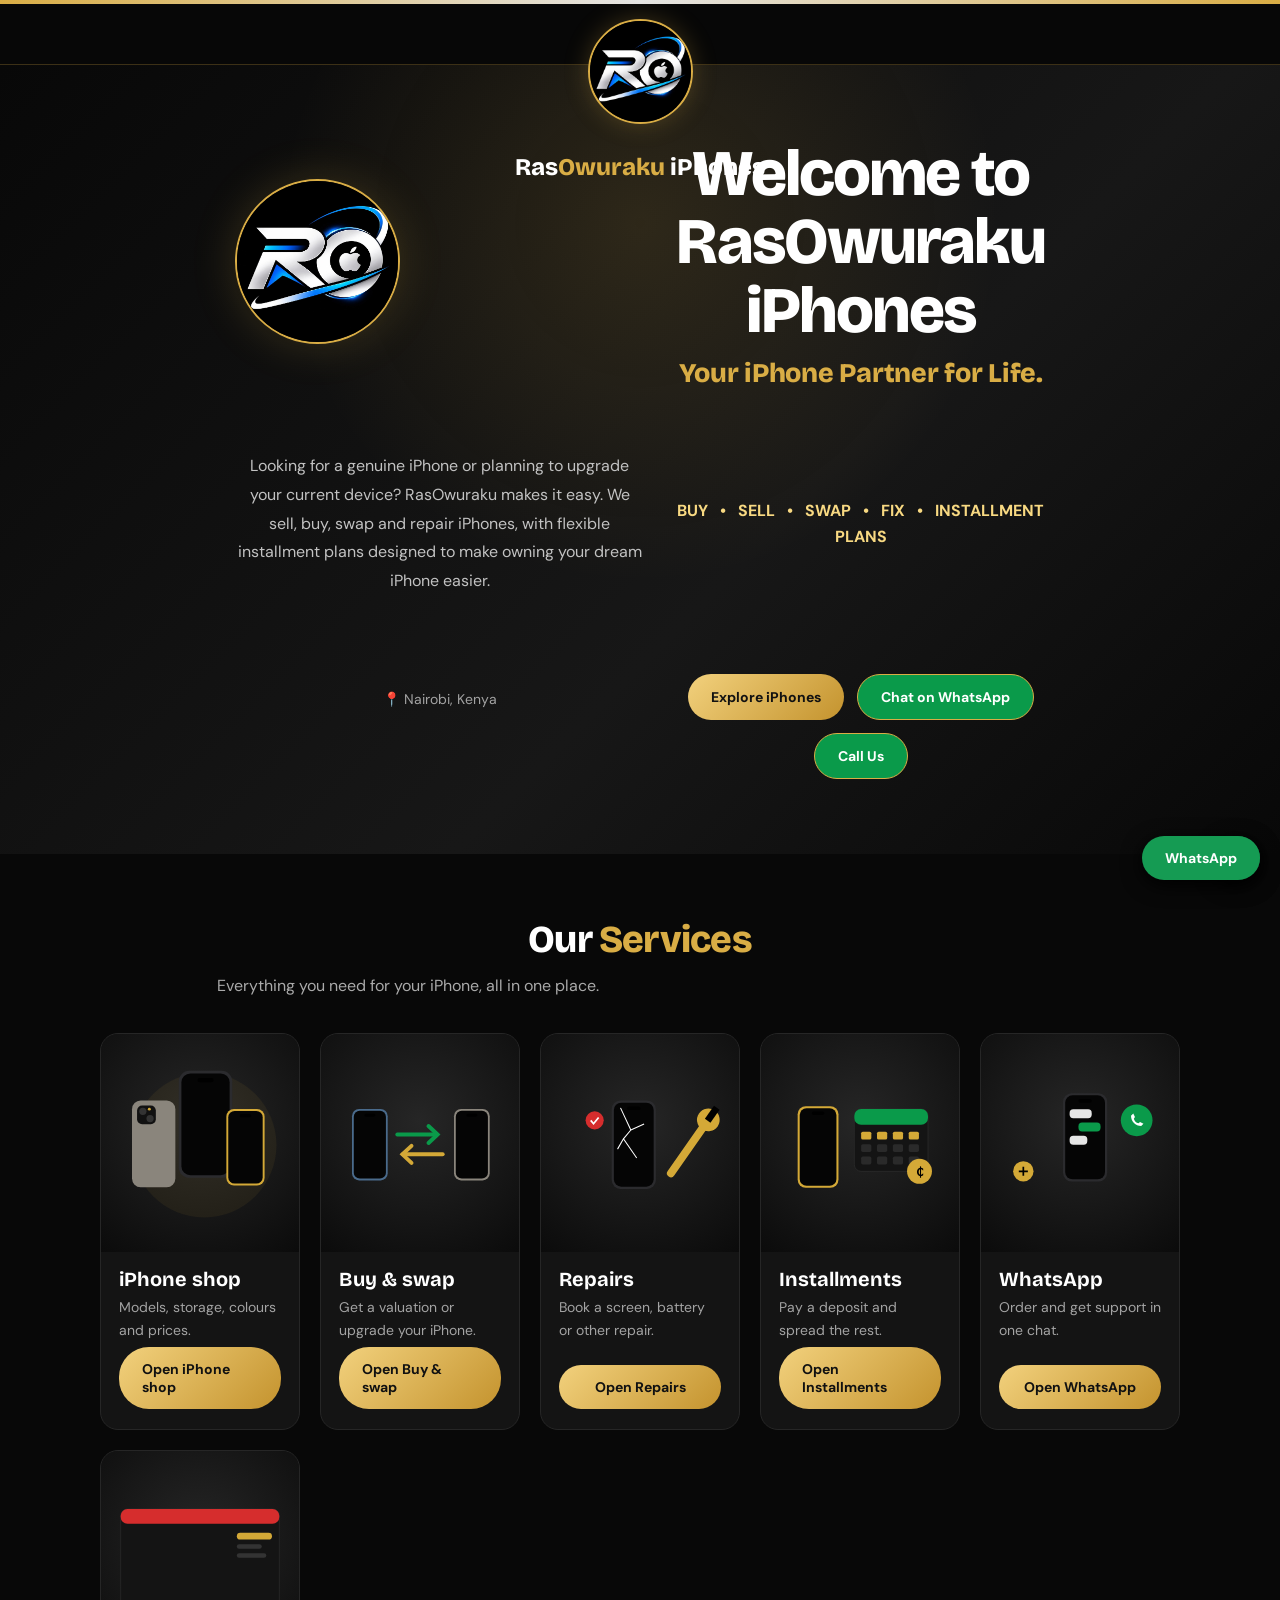
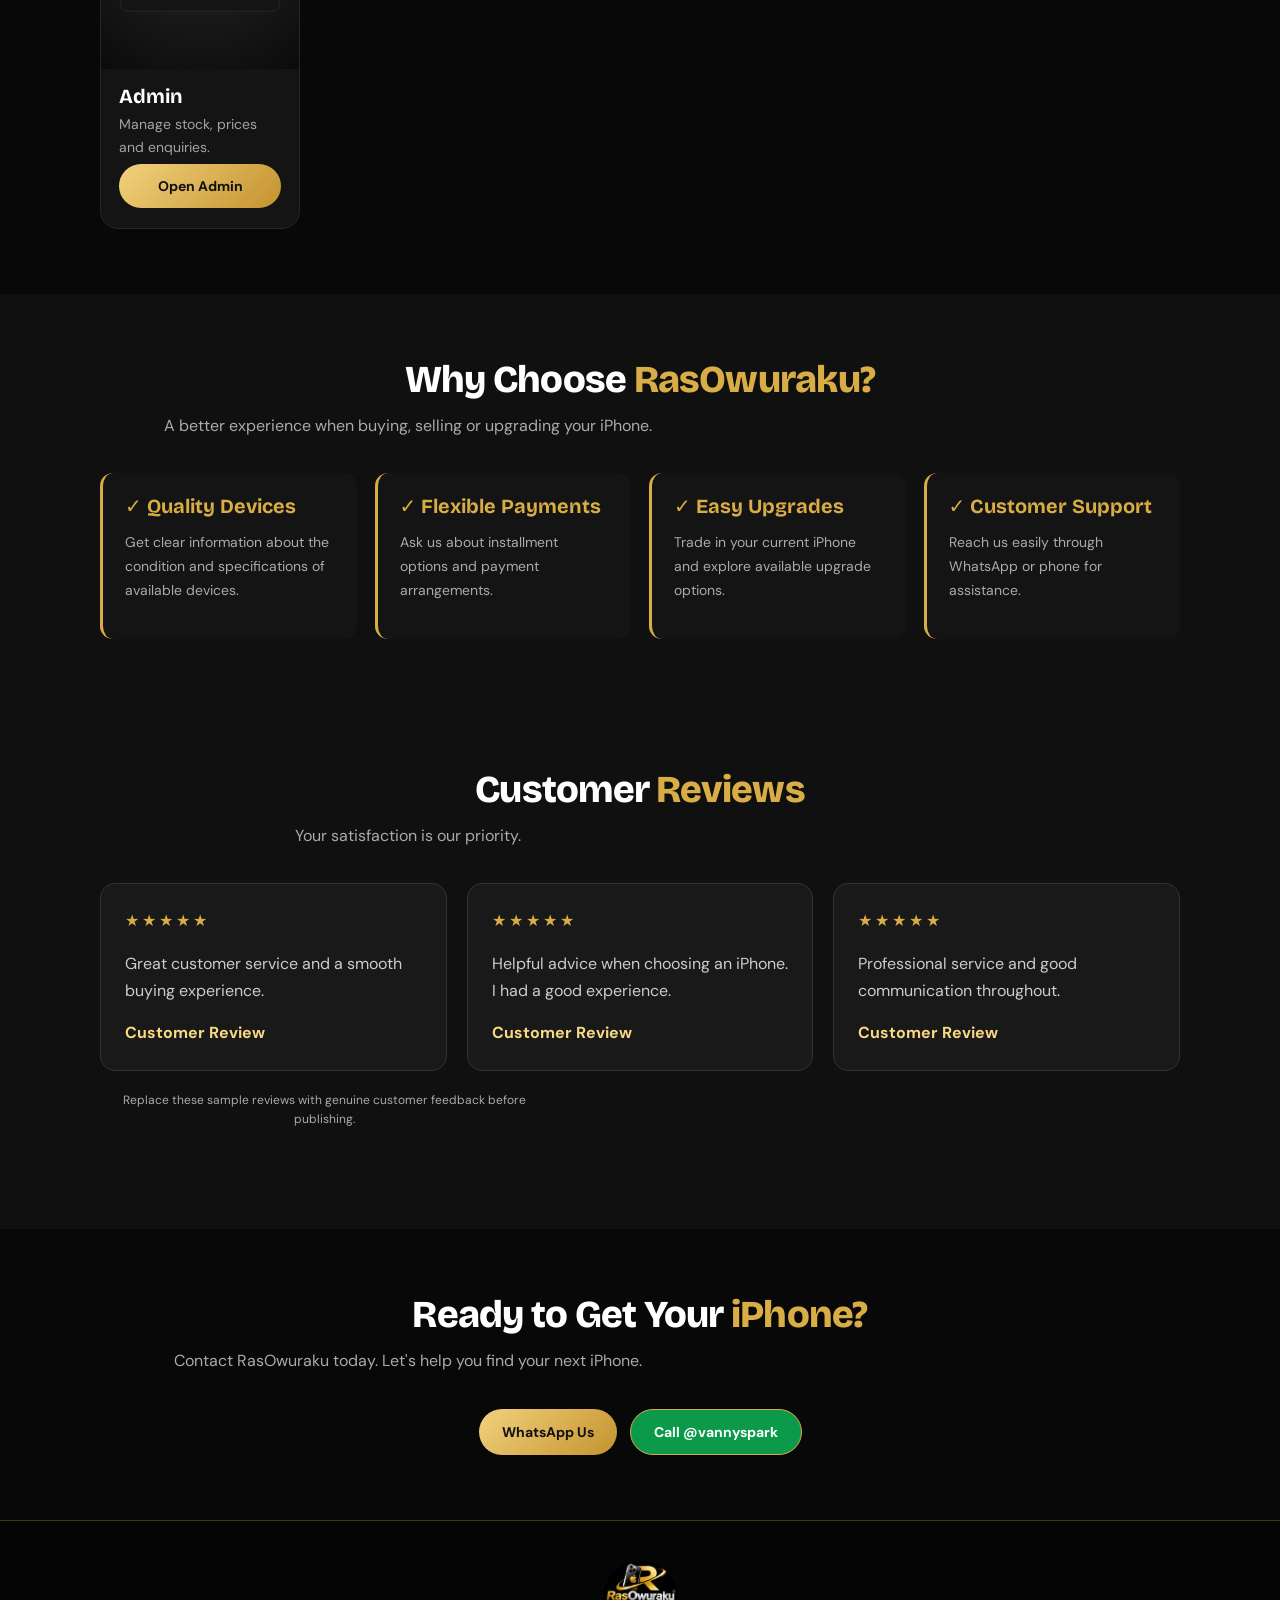
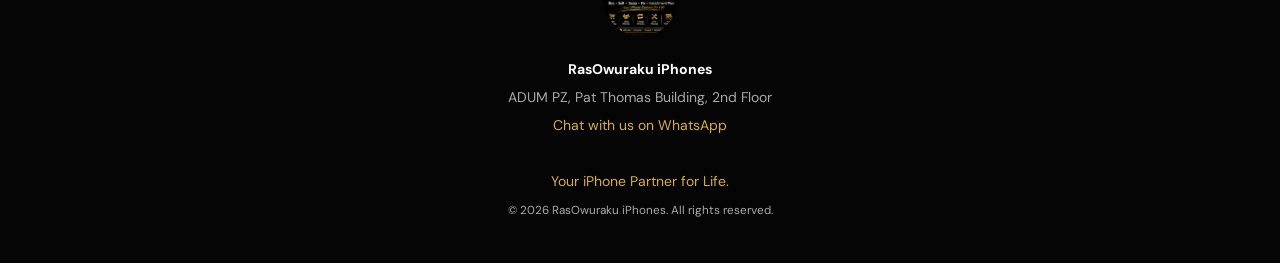
<file: index.html>
<!DOCTYPE html>
<html lang="en">
<head> 
<meta name="msvalidate.01" content="B98DC4E9DE162736BF33A04AE5B1B611" />
<meta charset="utf-8">
<meta name="viewport" content="width=device-width, initial-scale=1">
<meta name="theme-color" content="#080808">
<meta name="description" content="RasOwuraku iPhones — Buy, sell, swap, repair and pay for iPhones in installments. Visit us at Nairobi, Kenya.">
<title>RasOwuraku iPhones | Your iPhone Partner for Life</title>

<link href="https://fonts.googleapis.com/css2?family=Bricolage+Grotesque:wght@500;700;800&family=DM+Sans:wght@400;500;600;700&display=swap" rel="stylesheet">
<link rel="stylesheet" href="style.css">

<style>
:root {
  --gold: #d9ad45;
  --gold-light: #f8d982;
  --black: #080808;
  --dark: #111111;
  --white: #ffffff;
  --muted: #aaa;
}

* { box-sizing: border-box; }

body {
  margin: 0;
  background: var(--black);
  color: var(--white);
  font-family: 'DM Sans', sans-serif;
}

.stripe {
  height: 4px;
  background: linear-gradient(90deg,#d9ad45,#e5e5e5,#d9ad45);
}

.wrap {
  width: min(1180px, 92%);
  margin: auto;
}

/* HEADER */

header {
  background: rgba(8,8,8,.97);
  border-bottom: 1px solid rgba(217,173,69,.25);
  position: sticky;
  top: 0;
  z-index: 1000;
  backdrop-filter: blur(15px);
}

.header-content {
  display: flex;
  flex-direction: column;
  align-items: center;
  padding: 15px 0 12px;
}

.logo-center {
  display: flex;
  align-items: center;
  justify-content: center;
  text-decoration: none;
  margin-bottom: 12px;
}

.logo-center img {
  width: 105px;
  height: 105px;
  object-fit: contain;
  border-radius: 50%;
  border: 2px solid var(--gold);
  box-shadow: 0 0 25px rgba(217,173,69,.25);
}

.brand-name {
  font-family: 'Bricolage Grotesque', sans-serif;
  font-size: 24px;
  font-weight: 800;
  color: white;
  text-align: center;
}

.brand-name span { color: var(--gold); }

nav {
  display: flex;
  flex-wrap: wrap;
  justify-content: center;
  gap: 8px;
}

nav a {
  text-decoration: none;
  color: #ddd;
  font-size: 13px;
  font-weight: 600;
  padding: 10px 13px;
  border-radius: 25px;
  transition: .3s;
}

nav a:hover,
nav a[aria-current="page"] {
  color: #080808;
  background: var(--gold);
}

/* HERO */

.hero {
  position: relative;
  overflow: hidden;
  padding: 75px 0;
  background:
    radial-gradient(circle at 50% 20%,rgba(217,173,69,.14),transparent 40%),
    linear-gradient(135deg,#080808,#171717 60%,#080808);
  text-align: center;
}

.hero-content {
  max-width: 850px;
  margin: auto;
}

.hero-logo {
  width: 165px;
  height: 165px;
  object-fit: contain;
  margin-bottom: 20px;
  border-radius: 50%;
  border: 2px solid var(--gold);
  box-shadow: 0 0 45px rgba(217,173,69,.2);
}

.hero h1 {
  font-family: 'Bricolage Grotesque', sans-serif;
  font-size: clamp(36px,6vw,65px);
  line-height: 1.05;
  margin: 0 0 15px;
  font-weight: 800;
}

.hero h1 span {
  display: block;
  color: var(--gold);
  font-size: clamp(18px,3vw,27px);
  margin-top: 14px;
}

.hero-description {
  color: #c2c2c2;
  max-width: 650px;
  margin: 18px auto;
  line-height: 1.8;
  font-size: 16px;
}

.tags {
  color: var(--gold-light);
  font-weight: 700;
  margin: 20px 0;
}

.loc {
  color: #aaa;
  font-size: 14px;
}

/* BUTTONS */

.cta {
  display: flex;
  flex-wrap: wrap;
  justify-content: center;
  gap: 13px;
  margin-top: 28px;
}

.btn {
  display: inline-flex;
  justify-content: center;
  align-items: center;
  text-decoration: none;
  padding: 13px 23px;
  border-radius: 30px;
  border: 1px solid var(--gold);
  color: white;
  font-weight: 700;
  font-size: 14px;
  transition: .3s;
}

.btn.gold {
  background: linear-gradient(135deg,#f2d17d,#c4932e);
  color: #111;
  border: none;
}

.btn:hover {
  transform: translateY(-3px);
  box-shadow: 0 7px 25px rgba(217,173,69,.2);
}

/* SECTIONS */

section {
  padding: 65px 0;
}

section h2 {
  font-family: 'Bricolage Grotesque', sans-serif;
  text-align: center;
  font-size: clamp(27px,4vw,38px);
  margin: 0 0 10px;
}

section h2 span { color: var(--gold); }

.sub {
  text-align: center;
  color: #aaa;
  margin-bottom: 35px;
}

/* SERVICE CARDS */

#homeCards {
  display: grid;
  grid-template-columns: repeat(auto-fit,minmax(200px,1fr));
  gap: 20px;
}

.service-card {
  background: linear-gradient(145deg,#191919,#101010);
  border: 1px solid rgba(217,173,69,.22);
  border-radius: 17px;
  padding: 25px;
  text-align: center;
  transition: .3s;
}

.service-card:hover {
  transform: translateY(-7px);
  border-color: var(--gold);
  box-shadow: 0 10px 30px rgba(217,173,69,.1);
}

.service-card .service-icon {
  font-size: 35px;
  margin-bottom: 13px;
}

.service-card h3 {
  color: var(--gold);
  margin: 8px 0;
}

.service-card p {
  color: #aaa;
  font-size: 14px;
  line-height: 1.7;
}

.service-card a {
  display: inline-block;
  color: var(--gold-light);
  text-decoration: none;
  font-weight: 700;
  margin-top: 12px;
}

/* WHY CHOOSE US */

.why-grid {
  display: grid;
  grid-template-columns: repeat(auto-fit,minmax(200px,1fr));
  gap: 18px;
}

.why-item {
  background: #141414;
  border-radius: 13px;
  padding: 22px;
  border-left: 3px solid var(--gold);
}

.why-item h3 { color: var(--gold); }
.why-item p { color: #aaa; line-height: 1.7; font-size: 14px; }

/* REVIEWS */

#reviews { background: #101010; }

#reviews .grid {
  display: grid;
  grid-template-columns: repeat(auto-fit,minmax(220px,1fr));
  gap: 20px;
}

.rev {
  background: #191919;
  padding: 24px;
  border: 1px solid #333;
  border-radius: 15px;
}

.stars { color: var(--gold); letter-spacing: 3px; }

.rev p {
  color: #ccc;
  line-height: 1.7;
}

.rev b { color: var(--gold-light); }

/* FOOTER */

footer {
  background: #050505;
  border-top: 1px solid rgba(217,173,69,.3);
  padding: 40px 0;
  text-align: center;
  color: #aaa;
  line-height: 2;
}

footer b { color: white; }
footer a { color: var(--gold); text-decoration: none; }

.footer-logo {
  width: 75px;
  height: 75px;
  object-fit: contain;
  border-radius: 50%;
  margin-bottom: 10px;
}

/* WHATSAPP FLOATING BUTTON */

.fab {
  position: fixed;
  right: 20px;
  bottom: 20px;
  z-index: 999;
  background: #159b53;
  border: none;
  color: white;
  box-shadow: 0 5px 20px #000;
}

@media(max-width:600px) {
  .logo-center img {
    width: 85px;
    height: 85px;
  }

  nav { gap: 3px; }

  nav a {
    font-size: 11px;
    padding: 9px 10px;
  }

  .hero { padding: 50px 0; }

  .hero-logo {
    width: 130px;
    height: 130px;
  }

  .cta .btn { width: 100%; }

  section { padding: 45px 0; }
}
</style>
</head>

<body>

<div class="stripe"></div>

<header>
  <div class="wrap header-content">

    <!-- CENTRED LOGO -->
    <a href="index.html" class="logo-center">
      <img src="logo.jpeg" alt="RasOwuraku iPhones Logo">
    </a>

    <div class="brand-name">Ras<span>Owuraku</span> iPhones</div>

    <nav aria-label="Main navigation">
      <a href="index.html" aria-current="page">Home</a>
      <a href="shop.html">Shop</a>
      <a href="swap.html">Buy &amp; Swap</a>
      <a href="repair.html">Repairs</a>
      <a href="installments.html">Installments</a>
      <a href="contact.html">WhatsApp</a>
      <a href="admin.html">Admin</a>
    </nav>

  </div>
</header>

<main>

<!-- HERO SECTION -->
<div class="hero">
  <div class="wrap hero-content">

    <img src="logo.jpeg" alt="RasOwuraku brand logo" class="hero-logo">

    <h1>
      Welcome to RasOwuraku iPhones
      <span>Your iPhone Partner for Life.</span>
    </h1>

    <p class="hero-description">
      Looking for a genuine iPhone or planning to upgrade your current device?
      RasOwuraku makes it easy. We sell, buy, swap and repair iPhones,
      with flexible installment plans designed to make owning your dream
      iPhone easier.
    </p>

    <p class="tags">
      BUY &nbsp; • &nbsp; SELL &nbsp; • &nbsp; SWAP &nbsp; • &nbsp; FIX
      &nbsp; • &nbsp; INSTALLMENT PLANS
    </p>

    <p class="loc">
      📍 Nairobi, Kenya
    </p>

    <div class="cta">
      <a class="btn gold" href="shop.html">Explore iPhones</a>

      <a class="btn"
         href="contact.html"
         target="_blank" rel="noopener">
         Chat on WhatsApp
      </a>

      <a class="btn" href="contact.html">
        Call Us
      </a>
    </div>

  </div>
</div>

<!-- SERVICES -->
<section>
  <div class="wrap">

    <h2>Our <span>Services</span></h2>
    <p class="sub">Everything you need for your iPhone, all in one place.</p>

    <div id="homeCards">

      <div class="service-card">
        <div class="service-icon">🛒</div>
        <h3>Buy iPhones</h3>
        <p>Explore our available iPhone models and find the perfect device for your needs.</p>
        <a href="shop.html">Shop Now →</a>
      </div>

      <div class="service-card">
        <div class="service-icon">🤝</div>
        <h3>Sell Your iPhone</h3>
        <p>Want to sell your old iPhone? Contact us for a competitive offer.</p>
        <a href="swap.html">Sell Your Phone →</a>
      </div>

      <div class="service-card">
        <div class="service-icon">🔄</div>
        <h3>Swap iPhones</h3>
        <p>Upgrade your device by swapping your current iPhone for another model.</p>
        <a href="swap.html">Swap Now →</a>
      </div>

      <div class="service-card">
        <div class="service-icon">🔧</div>
        <h3>iPhone Repairs</h3>
        <p>Get assistance with damaged screens, batteries and other iPhone problems.</p>
        <a href="repair.html">Request Repair →</a>
      </div>

      <div class="service-card">
        <div class="service-icon">💳</div>
        <h3>Installment Plans</h3>
        <p>Own your dream iPhone through our flexible installment arrangements.</p>
        <a href="installments.html">Learn More →</a>
      </div>

    </div>
  </div>
</section>

<!-- WHY CHOOSE US -->
<section style="background:#101010">
  <div class="wrap">

    <h2>Why Choose <span>RasOwuraku?</span></h2>
    <p class="sub">A better experience when buying, selling or upgrading your iPhone.</p>

    <div class="why-grid">

      <div class="why-item">
        <h3>✓ Quality Devices</h3>
        <p>Get clear information about the condition and specifications of available devices.</p>
      </div>

      <div class="why-item">
        <h3>✓ Flexible Payments</h3>
        <p>Ask us about installment options and payment arrangements.</p>
      </div>

      <div class="why-item">
        <h3>✓ Easy Upgrades</h3>
        <p>Trade in your current iPhone and explore available upgrade options.</p>
      </div>

      <div class="why-item">
        <h3>✓ Customer Support</h3>
        <p>Reach us easily through WhatsApp or phone for assistance.</p>
      </div>

    </div>
  </div>
</section>

<!-- REVIEWS -->
<section id="reviews">
  <div class="wrap">

    <h2>Customer <span>Reviews</span></h2>
    <p class="sub">Your satisfaction is our priority.</p>

    <div class="grid">

      <div class="rev">
        <div class="stars">★★★★★</div>
        <p>Great customer service and a smooth buying experience.</p>
        <b>Customer Review</b>
      </div>

      <div class="rev">
        <div class="stars">★★★★★</div>
        <p>Helpful advice when choosing an iPhone. I had a good experience.</p>
        <b>Customer Review</b>
      </div>

      <div class="rev">
        <div class="stars">★★★★★</div>
        <p>Professional service and good communication throughout.</p>
        <b>Customer Review</b>
      </div>

    </div>
    <p class="sub" style="font-size:12px;margin-top:20px">
      Replace these sample reviews with genuine customer feedback before publishing.
    </p>

  </div>
</section>

<!-- CONTACT -->
<section>
  <div class="wrap" style="text-align:center">

    <h2>Ready to Get Your <span>iPhone?</span></h2>

    <p class="sub">
      Contact RasOwuraku today. Let's help you find your next iPhone.
    </p>

    <div class="cta">
      <a class="btn gold"
         href="contact.html"
         target="_blank" rel="noopener">
         WhatsApp Us
      </a>

      <a class="btn" href="contact.html">
        Call @vannyspark
      </a>
    </div>

  </div>
</section>

</main>

<footer>
  <div class="wrap">

    <img src="logo1.jpeg" alt="RasOwuraku logo" class="footer-logo">

    <br>
    <b>RasOwuraku iPhones</b>

    <br>
    ADUM PZ, Pat Thomas Building, 2nd Floor

    <br>
   <a class="btn fab"
   href="https://wa.me/233241719370"</a>

    <br>
    <a href="contact.html" target="_blank" rel="noopener">
      Chat with us on WhatsApp
    </a>

    <br><br>
    <span style="color:#d9ad45">Your iPhone Partner for Life.</span>

    <br>
    <small>© <span id="year"></span> RasOwuraku iPhones. All rights reserved.</small>

  </div>
</footer>

<a class="btn fab"
   href="contact.html"
   target="_blank" rel="noopener"
   aria-label="Chat on WhatsApp">
   WhatsApp
</a>

<script>
document.getElementById("year").textContent = new Date().getFullYear();
</script>

<script src="app.js"></script>

</body>
</html>
</file>
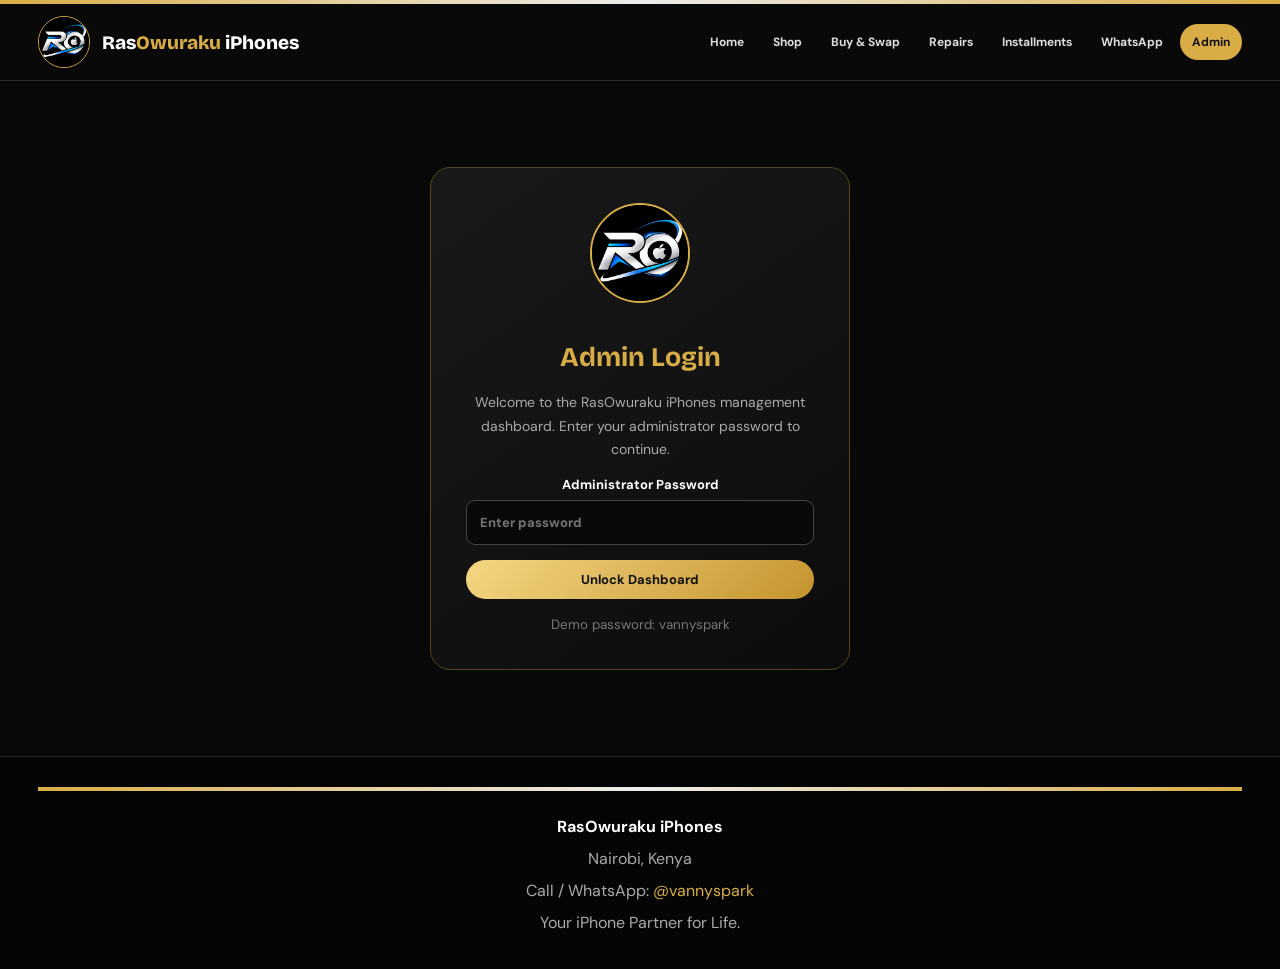
<file: admin.html>
<!DOCTYPE html>
<html lang="en">
<head>
<meta charset="UTF-8">
<meta name="viewport" content="width=device-width, initial-scale=1">
<meta name="theme-color" content="#080808">
<meta name="description" content="RasOwuraku iPhones administration dashboard.">
<title>Admin Dashboard | RasOwuraku iPhones</title>

<link href="https://fonts.googleapis.com/css2?family=Bricolage+Grotesque:wght@500;700;800&family=DM+Sans:wght@400;500;600;700&display=swap" rel="stylesheet">

<style>
:root {
  --gold:#d9ad45;
  --gold-light:#f5d783;
  --black:#080808;
  --dark:#111;
  --panel:#171717;
  --border:#303030;
  --muted:#aaa;
  --green:#20b56a;
  --red:#e45b5b;
}

* {box-sizing:border-box}

body {
  margin:0;
  background:var(--black);
  color:white;
  font-family:'DM Sans',sans-serif;
}

button,input,select,textarea {font:inherit}

.stripe {
  height:4px;
  background:linear-gradient(90deg,#d9ad45,#eee,#d9ad45);
}

.wrap {
  width:min(1300px,94%);
  margin:auto;
}

/* HEADER */

header {
  background:#090909;
  border-bottom:1px solid var(--border);
  position:sticky;
  top:0;
  z-index:100;
}

.header-content {
  display:flex;
  align-items:center;
  justify-content:space-between;
  gap:20px;
  padding:12px 0;
}

.brand-area {
  display:flex;
  align-items:center;
  gap:12px;
}

.brand-area img {
  width:52px;
  height:52px;
  object-fit:contain;
  border:1px solid var(--gold);
  border-radius:50%;
}

.brand {
  font-family:'Bricolage Grotesque',sans-serif;
  font-weight:800;
  font-size:19px;
}

.brand span {color:var(--gold)}

nav {
  display:flex;
  flex-wrap:wrap;
  gap:5px;
}

nav a {
  text-decoration:none;
  color:#ddd;
  padding:10px 12px;
  border-radius:20px;
  font-size:12px;
  font-weight:700;
}

nav a:hover,nav a.active {
  background:var(--gold);
  color:#111;
}

/* LOGIN */

.login-screen {
  min-height:75vh;
  display:flex;
  align-items:center;
  justify-content:center;
  padding:30px 15px;
}

.login-box {
  width:100%;
  max-width:420px;
  padding:35px;
  text-align:center;
  border:1px solid #55451e;
  background:linear-gradient(145deg,#191919,#0c0c0c);
  border-radius:20px;
}

.login-box img {
  width:100px;
  height:100px;
  object-fit:contain;
  border-radius:50%;
  border:2px solid var(--gold);
  margin-bottom:15px;
}

.login-box h1 {
  font-family:'Bricolage Grotesque',sans-serif;
  color:var(--gold);
  font-size:27px;
}

.login-box p {
  color:var(--muted);
  line-height:1.7;
  font-size:14px;
}

input,select,textarea {
  width:100%;
  background:#090909;
  color:white;
  border:1px solid #444;
  padding:13px;
  border-radius:9px;
  outline:none;
  margin-top:7px;
}

input:focus,select:focus,textarea:focus {
  border-color:var(--gold);
}

label {
  display:block;
  font-size:13px;
  font-weight:700;
  margin-bottom:15px;
}

button {
  cursor:pointer;
}

.btn {
  display:inline-flex;
  align-items:center;
  justify-content:center;
  border:1px solid var(--gold);
  background:transparent;
  color:white;
  border-radius:25px;
  padding:11px 17px;
  font-size:13px;
  font-weight:700;
  text-decoration:none;
  transition:.2s;
}

.btn:hover {opacity:.8;transform:translateY(-2px)}

.btn.gold {
  background:linear-gradient(135deg,#f5d783,#c4932e);
  color:#111;
  border:none;
}

.btn.green {
  background:#159b53;
  border:none;
}

.btn.red {
  background:#a32b2b;
  border:none;
}

.btn.small {
  padding:7px 11px;
  font-size:11px;
  margin:2px;
}

.full {width:100%}

/* DASHBOARD */

main {padding:35px 0 60px}

.welcome {
  display:flex;
  justify-content:space-between;
  align-items:center;
  flex-wrap:wrap;
  gap:15px;
  margin-bottom:30px;
}

.welcome h1 {
  font-family:'Bricolage Grotesque',sans-serif;
  margin:0;
  font-size:clamp(25px,4vw,36px);
}

.welcome h1 span {color:var(--gold)}

.welcome p {
  color:var(--muted);
  margin:7px 0 0;
  font-size:14px;
}

.stats {
  display:grid;
  grid-template-columns:repeat(auto-fit,minmax(190px,1fr));
  gap:17px;
  margin-bottom:35px;
}

.stat {
  background:linear-gradient(145deg,#1c1c1c,#111);
  border:1px solid var(--border);
  border-radius:15px;
  padding:22px;
}

.stat .icon {
  font-size:25px;
}

.stat p {
  color:var(--muted);
  margin:12px 0 5px;
  font-size:13px;
}

.stat h2 {
  font-size:27px;
  margin:0;
  color:var(--gold-light);
}

/* SECTIONS */

.panel {
  background:var(--panel);
  border:1px solid var(--border);
  border-radius:16px;
  padding:23px;
  margin-bottom:25px;
}

.panel-heading {
  display:flex;
  justify-content:space-between;
  align-items:center;
  gap:15px;
  flex-wrap:wrap;
  margin-bottom:20px;
}

.panel-heading h2 {
  font-family:'Bricolage Grotesque',sans-serif;
  margin:0;
  font-size:22px;
}

.panel-heading h2 span {color:var(--gold)}

.form-grid {
  display:grid;
  grid-template-columns:repeat(auto-fit,minmax(190px,1fr));
  gap:15px;
}

.form-grid label {margin:0}

.form-actions {
  display:flex;
  align-items:end;
}

/* PRODUCT TABLE */

.search-row {
  display:grid;
  grid-template-columns:1fr 190px;
  gap:12px;
  margin-bottom:17px;
}

.table-wrap {
  overflow-x:auto;
  width:100%;
}

table {
  width:100%;
  border-collapse:collapse;
  min-width:700px;
  font-size:13px;
}

th,td {
  padding:13px 12px;
  border-bottom:1px solid #333;
  text-align:left;
}

th {
  color:var(--gold);
  background:#202020;
  font-weight:700;
}

td {color:#ddd}

.product-img {
  width:48px;
  height:48px;
  object-fit:cover;
  border-radius:8px;
  background:#292929;
}

.stock {
  display:inline-block;
  padding:5px 9px;
  border-radius:20px;
  font-size:11px;
  font-weight:700;
}

.available {background:#123d29;color:#6de2a3}
.unavailable {background:#4b1e1e;color:#ff9292}

/* ENQUIRIES */

.status {
  padding:5px 9px;
  border-radius:20px;
  background:#39301a;
  color:var(--gold-light);
  font-size:11px;
}

.empty {
  color:#999;
  text-align:center;
  padding:30px;
}

/* TOAST */

.toast {
  position:fixed;
  bottom:25px;
  left:50%;
  transform:translateX(-50%);
  background:#1c1c1c;
  color:white;
  padding:13px 20px;
  border:1px solid var(--gold);
  border-radius:30px;
  display:none;
  z-index:999;
  box-shadow:0 5px 25px #000;
}

/* FOOTER */

footer {
  background:#050505;
  border-top:1px solid #292929;
  padding:30px 0;
  text-align:center;
  color:#aaa;
  line-height:2;
}

footer a {color:var(--gold);text-decoration:none}

@media(max-width:700px) {
  .header-content {
    flex-direction:column;
  }

  nav {justify-content:center}

  nav a {font-size:11px;padding:9px}

  .panel {padding:15px}

  .search-row {grid-template-columns:1fr}

  .login-box {padding:25px 18px}
}
</style>
</head>

<body>

<div class="stripe"></div>

<header>
<div class="wrap header-content">

  <div class="brand-area">
    <img src="logo.jpeg" alt="RasOwuraku Logo">
    <div class="brand">Ras<span>Owuraku</span> iPhones</div>
  </div>

  <nav>
    <a href="index.html">Home</a>
    <a href="shop.html">Shop</a>
    <a href="swap.html">Buy & Swap</a>
    <a href="repair.html">Repairs</a>
    <a href="installments.html">Installments</a>
    <a href="contact.html">WhatsApp</a>
    <a href="admin.html" class="active">Admin</a>
  </nav>

</div>
</header>

<!-- LOGIN SCREEN -->

<div class="login-screen" id="loginScreen">
  <div class="login-box">

    <img src="logo.jpeg" alt="RasOwuraku">

    <h1>Admin Login</h1>

    <p>
      Welcome to the RasOwuraku iPhones management dashboard.
      Enter your administrator password to continue.
    </p>

    <form id="loginForm">

      <label>
        Administrator Password
        <input type="password" id="adminPassword"
        placeholder="Enter password" required autocomplete="current-password">
      </label>

      <button class="btn gold full" type="submit">
        Unlock Dashboard
      </button>

      <p id="loginError" style="color:#ff7777"></p>

    </form>

    <small style="color:#777">
      Demo password: vannyspark
    </small>

  </div>
</div>

<!-- ADMIN DASHBOARD -->

<main id="dashboard" hidden>
<div class="wrap">

  <div class="welcome">
    <div>
      <h1>Admin <span>Dashboard</span></h1>
      <p>Manage your iPhone business from one place.</p>
    </div>

    <button class="btn red" id="logoutBtn">Logout</button>
  </div>

  <!-- STATISTICS -->

  <div class="stats">

    <div class="stat">
      <div class="icon">📱</div>
      <p>Total Products</p>
      <h2 id="totalProducts">0</h2>
    </div>

    <div class="stat">
      <div class="icon">✅</div>
      <p>Available Stock</p>
      <h2 id="availableProducts">0</h2>
    </div>

    <div class="stat">
      <div class="icon">📩</div>
      <p>Customer Enquiries</p>
      <h2 id="totalEnquiries">0</h2>
    </div>

    <div class="stat">
      <div class="icon">💰</div>
      <p>Total Stock Value</p>
      <h2 id="stockValue">KSh0</h2>
    </div>

  </div>

  <!-- ADD PRODUCT -->

  <section class="panel">

    <div class="panel-heading">
      <h2>Add <span>New iPhone</span></h2>
    </div>

    <form id="productForm">

      <input type="hidden" id="editId">

      <div class="form-grid">

        <label>
          iPhone Model
          <input id="model" placeholder="e.g. iPhone 15 Pro Max" required>
        </label>

        <label>
          Storage
          <select id="storage" required>
            <option value="">Select storage</option>
            <option>64GB</option>
            <option>128GB</option>
            <option>256GB</option>
            <option>512GB</option>
            <option>1TB</option>
            <option>2TB</option>
          </select>
        </label>

        <label>
          Colour
          <input id="colour" placeholder="e.g. Natural Titanium" required>
        </label>

        <label>
          Price (KSh)
          <input type="number" id="price" min="0" step="0.01" placeholder="2300" required>
        </label>

        <label>
          Stock Quantity
          <input type="number" id="quantity" min="0" value="1" required>
        </label>

        <label>
          Product Photo
          <input type="file" id="photo" accept="image/*">
        </label>

        <label>
          Product Image URL (optional)
          <input type="url" id="photoUrl" placeholder="https://example.com/iphone.jpg">
        </label>

        <label>
          Product Condition
          <select id="condition">
            <option>Brand New</option>
            <option>UK Used</option>
            <option>Refurbished</option>
          </select>
        </label>

      </div>

      <div style="margin-top:20px;display:flex;gap:10px;flex-wrap:wrap">

        <button class="btn gold" type="submit" id="saveProductBtn">
          Add Product
        </button>

        <button class="btn" type="button" id="cancelEdit" hidden>
          Cancel Edit
        </button>

      </div>

    </form>

    <p style="color:#888;font-size:12px;margin-top:15px">
      Product images are stored in this browser. Keep uploaded photos
      reasonably small to avoid browser storage limits.
    </p>

  </section>

  <!-- PRODUCT MANAGEMENT -->

  <section class="panel">

    <div class="panel-heading">
      <h2>Manage <span>Products</span></h2>
      <button class="btn" id="exportProducts">Export Products</button>
    </div>

    <div class="search-row">
      <input type="search" id="productSearch" placeholder="Search iPhone model...">

      <select id="stockFilter">
        <option value="all">All products</option>
        <option value="available">In stock</option>
        <option value="unavailable">Out of stock</option>
      </select>
    </div>

    <div class="table-wrap">
      <table>
        <thead>
          <tr>
            <th>Photo</th>
            <th>Model</th>
            <th>Storage</th>
            <th>Colour</th>
            <th>Price</th>
            <th>Quantity</th>
            <th>Condition</th>
            <th>Actions</th>
          </tr>
        </thead>

        <tbody id="productRows"></tbody>
      </table>
    </div>

  </section>

  <!-- CUSTOMER ENQUIRIES -->

  <section class="panel">

    <div class="panel-heading">
      <h2>Customer <span>Enquiries</span></h2>

      <div style="display:flex;gap:8px;flex-wrap:wrap">
        <button class="btn" id="exportEnquiries">Export Enquiries</button>
        <button class="btn red" id="clearEnquiries">Clear All</button>
      </div>
    </div>

    <div class="table-wrap">
      <table>
        <thead>
          <tr>
            <th>Date</th>
            <th>Customer</th>
            <th>Phone</th>
            <th>Enquiry Type</th>
            <th>Details</th>
            <th>Status</th>
            <th>Action</th>
          </tr>
        </thead>

        <tbody id="enquiryRows"></tbody>
      </table>
    </div>

    <p style="color:#888;font-size:12px">
      Enquiries will appear here only if your website forms save them
      using the same browser storage key.
    </p>

  </section>

  <!-- SETTINGS -->

  <section class="panel">

    <div class="panel-heading">
      <h2>Dashboard <span>Settings</span></h2>
    </div>

    <p style="color:#aaa;font-size:14px;line-height:1.7">
      This demo dashboard uses browser storage. It is suitable for
      testing and demonstration, not for protecting real customer
      information or managing a live business across multiple devices.
    </p>

    <button class="btn red" id="clearProducts">
      Delete All Products
    </button>

  </section>

</div>
</main>

<footer>
  <div class="wrap">
    <div class="stripe" style="margin-bottom:20px"></div>
    <b style="color:white">RasOwuraku iPhones</b><br>
    Nairobi, Kenya<br>
    Call / WhatsApp:
    <a href="contact.html">@vannyspark</a><br>
    Your iPhone Partner for Life.
  </div>
</footer>

<div class="toast" id="toast"></div>

<script>
/* ==========================================
   RASOWURAKU ADMIN DASHBOARD
   Browser-storage demonstration version
========================================== */

const PRODUCT_KEY = "rasowuraku_products";
const ENQUIRY_KEY = "rasowuraku_enquiries";

// Demo only: do not use a client-side password
// as real production authentication.
const ADMIN_PASSWORD = "12345";

let products = loadData(PRODUCT_KEY, []);
let enquiries = loadData(ENQUIRY_KEY, []);

const $ = id => document.getElementById(id);

function loadData(key, fallback) {
  try {
    const data = localStorage.getItem(key);
    return data ? JSON.parse(data) : fallback;
  } catch {
    return fallback;
  }
}

function saveProducts() {
  try {
    localStorage.setItem(PRODUCT_KEY, JSON.stringify(products));
    return true;
  } catch (error) {
    showToast("Storage full. Use smaller product images.");
    return false;
  }
}

function saveEnquiries() {
  try {
    localStorage.setItem(ENQUIRY_KEY, JSON.stringify(enquiries));
    return true;
  } catch {
    showToast("Could not save enquiries.");
    return false;
  }
}

function showToast(message) {
  const toast = $("toast");
  toast.textContent = message;
  toast.style.display = "block";

  setTimeout(() => {
    toast.style.display = "none";
  }, 3000);
}

function money(value) {
  return "KSh" + Number(value).toLocaleString("en-KE", {
    minimumFractionDigits:2,
    maximumFractionDigits:2
  });
}

/* LOGIN */

$("loginForm").addEventListener("submit", function(e) {
  e.preventDefault();

  if ($("adminPassword").value === ADMIN_PASSWORD) {
    $("loginScreen").hidden = true;
    $("dashboard").hidden = false;
    renderAll();
    showToast("Welcome to your dashboard!");
  } else {
    $("loginError").textContent = "Incorrect password. Try again.";
  }
});

$("logoutBtn").addEventListener("click", function() {
  $("dashboard").hidden = true;
  $("loginScreen").hidden = false;
  $("adminPassword").value = "";
  $("loginError").textContent = "";
});

/* PRODUCT FORM */

$("productForm").addEventListener("submit", async function(e) {
  e.preventDefault();

  const id = $("editId").value;
  const existing = products.find(p => p.id === id);

  const file = $("photo").files[0];
  let image = existing?.image || "";

  if ($("photoUrl").value.trim()) {
    image = $("photoUrl").value.trim();
  } else if (file) {
    if (!file.type.startsWith("image/")) {
      showToast("Please select an image.");
      return;
    }

    if (file.size > 1500 * 1024) {
      showToast("Image too large. Use an image under 1.5MB.");
      return;
    }

    try {
      image = await readImage(file);
    } catch {
      showToast("Could not read the image.");
      return;
    }
  }

  const product = {
    id: id || (
      window.crypto && crypto.randomUUID
        ? crypto.randomUUID()
        : Date.now().toString()
    ),
    name: $("model").value.trim(),
    storage: $("storage").value,
    color: $("colour").value.trim(),
    price: Number($("price").value),
    quantity: Number($("quantity").value),
    condition: $("condition").value,
    image: image,
    updatedAt: new Date().toISOString()
  };

  if (!product.name || !product.storage || !product.color ||
      !Number.isFinite(product.price) || product.price < 0 ||
      !Number.isInteger(product.quantity) || product.quantity < 0) {
    showToast("Please enter valid product details.");
    return;
  }

  if (id) {
    products = products.map(p => p.id === id ? product : p);
  } else {
    products.unshift(product);
  }

  if (!saveProducts()) return;

  resetForm();
  renderAll();
  showToast(id ? "Product updated successfully!" : "iPhone added successfully!");
});

function readImage(file) {
  return new Promise((resolve, reject) => {
    const reader = new FileReader();
    reader.onload = () => resolve(reader.result);
    reader.onerror = reject;
    reader.readAsDataURL(file);
  });
}

function resetForm() {
  $("productForm").reset();
  $("editId").value = "";
  $("quantity").value = 1;
  $("saveProductBtn").textContent = "Add Product";
  $("cancelEdit").hidden = true;
}

$("cancelEdit").addEventListener("click", resetForm);

/* DISPLAY PRODUCTS */

function renderProducts() {
  const search = $("productSearch").value.toLowerCase();
  const filter = $("stockFilter").value;

  const filtered = products.filter(p => {
    const text = `${p.name} ${p.storage} ${p.color}`.toLowerCase();

    const matchesSearch = text.includes(search);

    const matchesStock =
      filter === "all" ||
      (filter === "available" && p.quantity > 0) ||
      (filter === "unavailable" && p.quantity <= 0);

    return matchesSearch && matchesStock;
  });

  const rows = $("productRows");

  if (!filtered.length) {
    rows.innerHTML = `<tr><td colspan="8" class="empty">No products found.</td></tr>`;
    return;
  }

  rows.innerHTML = filtered.map(p => `
    <tr>
      <td>
        ${
          p.image
          ? `<img class="product-img" src="${escapeHTML(p.image)}" alt="">`
          : "📱"
        }
      </td>
      <td>${escapeHTML(p.name)}</td>
      <td>${escapeHTML(p.storage)}</td>
      <td>${escapeHTML(p.color)}</td>
      <td>${money(p.price)}</td>
      <td>
        <span class="stock ${p.quantity > 0 ? "available" : "unavailable"}">
          ${p.quantity}
        </span>
      </td>
      <td>${escapeHTML(p.condition)}</td>
      <td>
        <button class="btn small" data-action="edit" data-id="${escapeHTML(p.id)}">Edit</button>
        <button class="btn small red" data-action="delete" data-id="${escapeHTML(p.id)}">Delete</button>
      </td>
    </tr>
  `).join("");
}

$("productRows").addEventListener("click", function(e) {
  const button = e.target.closest("button[data-action]");
  if (!button) return;

  const id = button.dataset.id;
  const action = button.dataset.action;
  const product = products.find(p => p.id === id);

  if (!product) return;

  if (action === "edit") {
    $("editId").value = product.id;
    $("model").value = product.name;
    $("storage").value = product.storage;
    $("colour").value = product.color;
    $("price").value = product.price;
    $("quantity").value = product.quantity;
    $("condition").value = product.condition;
    $("photoUrl").value = product.image.startsWith("data:") ? "" : product.image;

    $("saveProductBtn").textContent = "Save Changes";
    $("cancelEdit").hidden = false;

    window.scrollTo({top:0,behavior:"smooth"});
  }

  if (action === "delete") {
    if (!confirm(`Delete ${product.name}?`)) return;

    products = products.filter(p => p.id !== id);
    saveProducts();
    renderAll();
    showToast("Product deleted.");
  }
});

/* SEARCH */

$("productSearch").addEventListener("input", renderProducts);
$("stockFilter").addEventListener("change", renderProducts);

/* ENQUIRIES */

function renderEnquiries() {
  const rows = $("enquiryRows");

  if (!enquiries.length) {
    rows.innerHTML = `<tr><td colspan="7" class="empty">No customer enquiries recorded.</td></tr>`;
    return;
  }

  rows.innerHTML = enquiries.map(e => `
    <tr>
      <td>${escapeHTML(e.date || "")}</td>
      <td>${escapeHTML(e.name || "Customer")}</td>
      <td>${escapeHTML(e.phone || "")}</td>
      <td>${escapeHTML(e.type || "General")}</td>
      <td>${escapeHTML(e.details || "")}</td>
      <td><span class="status">${escapeHTML(e.status || "New")}</span></td>
      <td>
        <button class="btn small" data-enquiry-action="done" data-id="${escapeHTML(e.id)}">Mark Done</button>
        <button class="btn small red" data-enquiry-action="delete" data-id="${escapeHTML(e.id)}">Delete</button>
      </td>
    </tr>
  `).join("");
}

$("enquiryRows").addEventListener("click", function(e) {
  const button = e.target.closest("button[data-enquiry-action]");
  if (!button) return;

  const id = button.dataset.id;
  const action = button.dataset.enquiryAction;

  if (action === "done") {
    enquiries = enquiries.map(item =>
      item.id === id ? {...item,status:"Completed"} : item
    );
  }

  if (action === "delete") {
    if (!confirm("Delete this enquiry?")) return;
    enquiries = enquiries.filter(item => item.id !== id);
  }

  saveEnquiries();
  renderAll();
});

/* DASHBOARD STATS */

function renderStats() {
  $("totalProducts").textContent = products.length;

  $("availableProducts").textContent =
    products.filter(p => p.quantity > 0).length;

  $("totalEnquiries").textContent = enquiries.length;

  const total = products.reduce(
    (sum,p) => sum + Number(p.price) * Number(p.quantity),
    0
  );

  $("stockValue").textContent = money(total);
}

/* EXPORT */

function downloadCSV(filename, rows) {
  if (!rows.length) {
    showToast("There is nothing to export.");
    return;
  }

  const csv = rows.map(row =>
    row.map(value =>
      '"' + String(value ?? "").replace(/"/g,'""') + '"'
    ).join(",")
  ).join("\r\n");

  const blob = new Blob(["\uFEFF" + csv], {
    type:"text/csv;charset=utf-8;"
  });

  const url = URL.createObjectURL(blob);
  const a = document.createElement("a");
  a.href = url;
  a.download = filename;
  a.click();
  URL.revokeObjectURL(url);
}

$("exportProducts").addEventListener("click", () => {
  downloadCSV("rasowuraku-products.csv",[
    ["Model","Storage","Colour","Price","Quantity","Condition"],
    ...products.map(p => [
      p.name,p.storage,p.color,p.price,p.quantity,p.condition
    ])
  ]);
});

$("exportEnquiries").addEventListener("click", () => {
  downloadCSV("rasowuraku-enquiries.csv",[
    ["Date","Name","Phone","Type","Details","Status"],
    ...enquiries.map(e => [
      e.date,e.name,e.phone,e.type,e.details,e.status
    ])
  ]);
});

/* CLEAR DATA */

$("clearProducts").addEventListener("click", () => {
  if (!confirm("Delete ALL products? This cannot be undone.")) return;

  products = [];
  saveProducts();
  renderAll();
  showToast("All products deleted.");
});

$("clearEnquiries").addEventListener("click", () => {
  if (!confirm("Delete ALL enquiries? This cannot be undone.")) return;

  enquiries = [];
  saveEnquiries();
  renderAll();
  showToast("All enquiries cleared.");
});

/* HTML SAFETY */

function escapeHTML(value) {
  return String(value ?? "").replace(/[&<>"']/g, char => ({
    "&":"&amp;",
    "<":"&lt;",
    ">":"&gt;",
    '"':"&quot;",
    "'":"&#39;"
  })[char]);
}

/* INITIAL DISPLAY */

function renderAll() {
  renderStats();
  renderProducts();
  renderEnquiries();
}
</script>

</body>
</html>
</file>
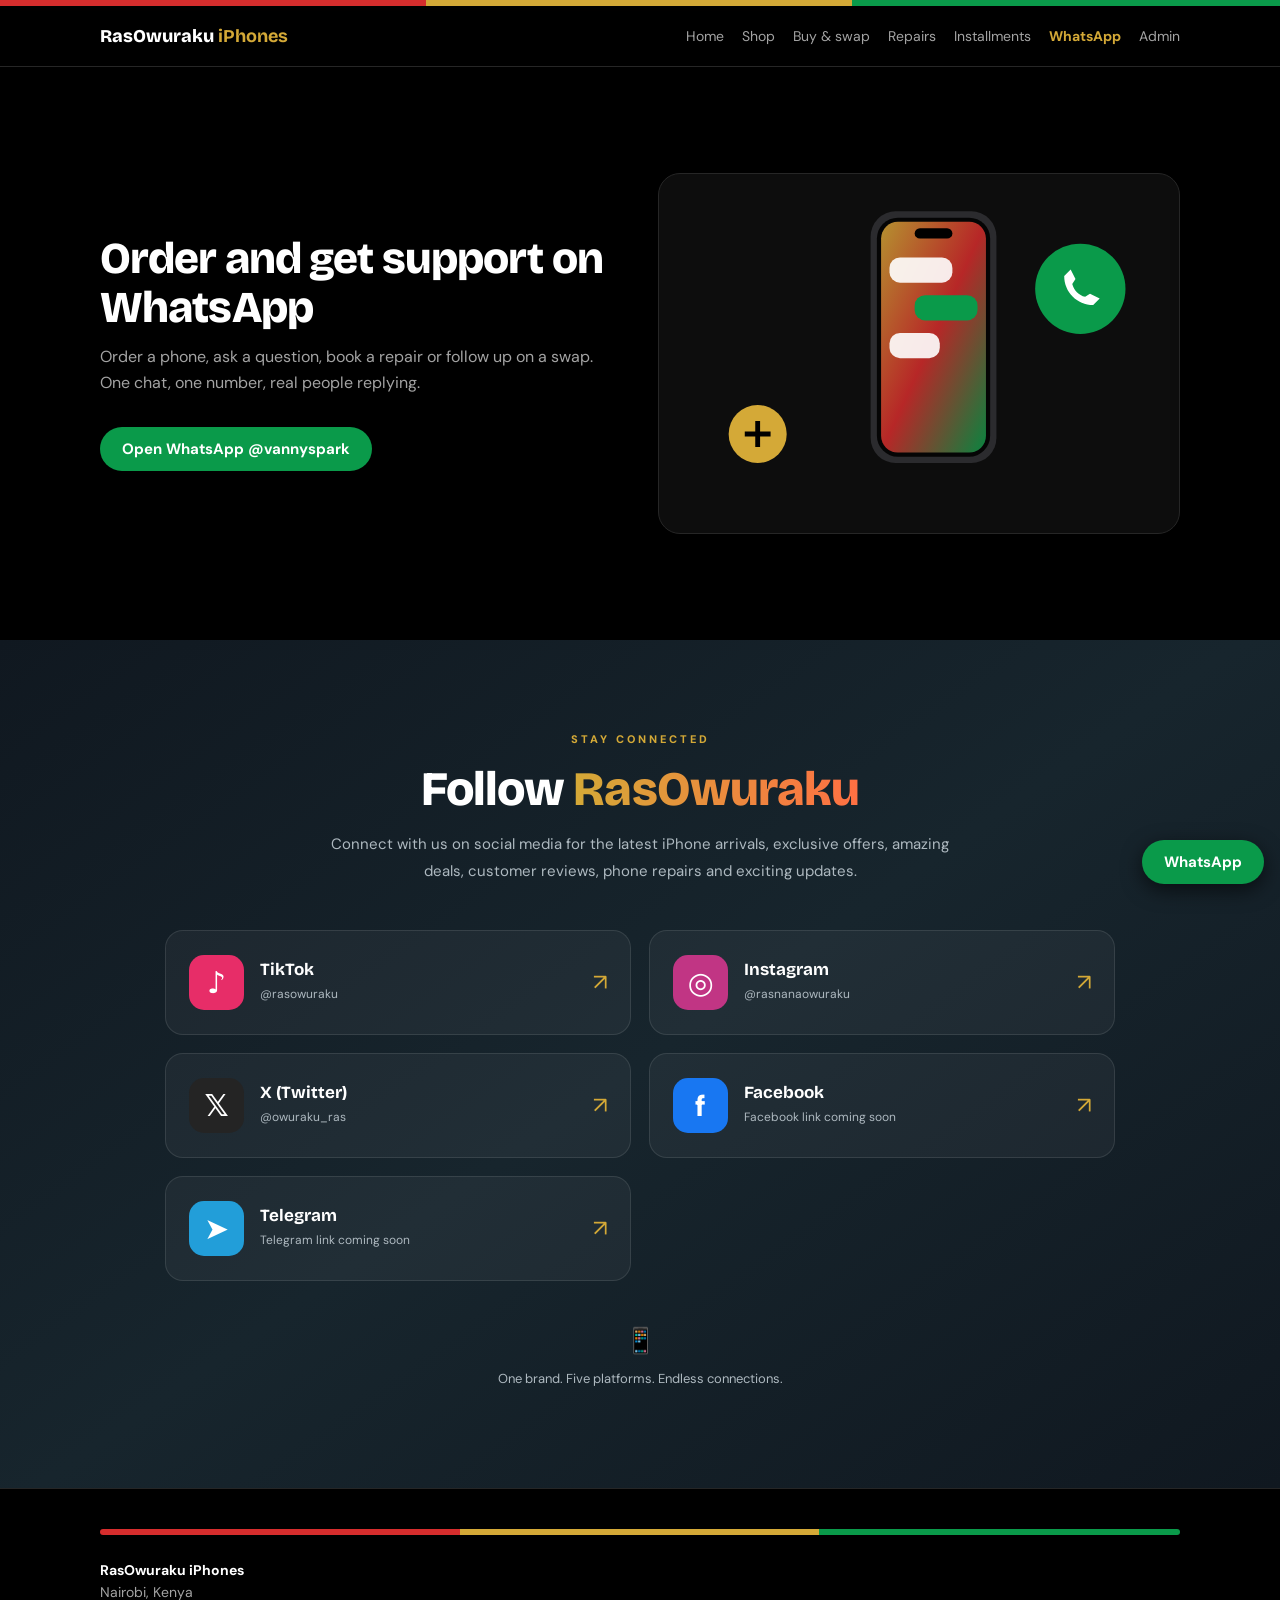
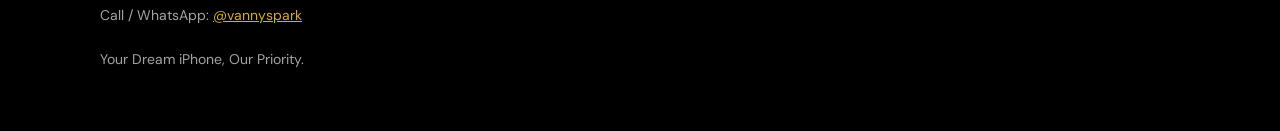
<file: contact.html>
<!DOCTYPE html>
<html lang="en">
<head>
<meta charset="utf-8">
<meta name="viewport" content="width=device-width, initial-scale=1, viewport-fit=cover">

<meta name="description" content="RasOwuraku iPhones: buy, sell, swap, repair and pay in installments. Nairobi, Kenya.">

<meta name="theme-color" content="#101820">

<title>WhatsApp & Social Media | RasOwuraku iPhones</title>

<link href="https://fonts.googleapis.com/css2?family=Bricolage+Grotesque:wght@500;700;800&family=DM+Sans:wght@400;500;700&display=swap" rel="stylesheet">

<link rel="stylesheet" href="style.css">

<style>

/* SOCIAL MEDIA SECTION */

.social-section {
    padding: 85px 20px;
    background: linear-gradient(145deg, #101820, #17252d, #101820);
    position: relative;
    overflow: hidden;
}

.social-heading {
    text-align: center;
    max-width: 650px;
    margin: 0 auto 45px;
}

.social-tag {
    display: inline-block;
    color: #d4a937;
    font-size: 11px;
    font-weight: 800;
    letter-spacing: 3px;
    margin-bottom: 15px;
}

.social-heading h2 {
    color: #fff;
    font-size: clamp(30px, 5vw, 48px);
    font-weight: 800;
    margin-bottom: 15px;
}

.social-heading h2 span {
    background: linear-gradient(90deg, #d4a937, #ff7043);
    -webkit-background-clip: text;
    background-clip: text;
    color: transparent;
}

.social-heading p {
    color: #aeb9c0;
    line-height: 1.8;
    font-size: 15px;
}

.social-grid {
    max-width: 950px;
    margin: auto;
    display: grid;
    grid-template-columns: repeat(2, 1fr);
    gap: 18px;
}

.social-card {
    display: flex;
    align-items: center;
    gap: 16px;
    padding: 23px;
    min-height: 105px;
    border: 1px solid rgba(255,255,255,.10);
    border-radius: 18px;
    background: rgba(255,255,255,.045);
    text-decoration: none;
    color: white;
    transition: .35s ease;
}

.social-card:hover {
    transform: translateY(-7px);
    border-color: var(--social-color);
    background: rgba(255,255,255,.09);
    box-shadow: 0 12px 30px rgba(0,0,0,.25);
}

.social-icon {
    width: 55px;
    height: 55px;
    flex-shrink: 0;
    border-radius: 15px;
    display: grid;
    place-items: center;
    font-size: 30px;
    font-weight: 800;
    color: white;
    background: var(--social-color);
}

.social-card h3 {
    margin: 0 0 6px;
    font-size: 17px;
}

.social-card p {
    color: #aeb9c0;
    font-size: 12px;
    margin: 0;
}

.social-arrow {
    margin-left: auto;
    color: #d4a937;
    font-size: 23px;
    transition: .3s;
}

.social-card:hover .social-arrow {
    transform: translate(4px, -4px);
}

.tiktok {
    --social-color: #e72d68;
}

.instagram {
    --social-color: #c13584;
}

.twitter {
    --social-color: #242424;
}

.facebook {
    --social-color: #1877f2;
}

.telegram {
    --social-color: #229ed9;
}

.social-bottom {
    text-align: center;
    margin-top: 40px;
    color: #aeb9c0;
    font-size: 13px;
}

.social-bottom span {
    font-size: 25px;
}

.social-bottom p {
    margin-top: 8px;
}

/* MOBILE RESPONSIVENESS */

@media(max-width: 600px) {

    .social-section {
        padding: 60px 15px;
    }

    .social-grid {
        grid-template-columns: 1fr;
        gap: 13px;
    }

    .social-card {
        padding: 18px;
        min-height: 90px;
    }

    .social-icon {
        width: 48px;
        height: 48px;
        font-size: 25px;
    }

    .social-heading p {
        font-size: 14px;
    }

}

</style>
</head>

<body>

<!-- DECORATIVE STRIPE -->

<svg width="0" height="0" style="position:absolute" aria-hidden="true">
<defs>
<linearGradient id="wp" x1="0" y1="0" x2="1" y2="1">
<stop offset="0" stop-color="#d4a937"/>
<stop offset=".5" stop-color="#d62d2d"/>
<stop offset="1" stop-color="#0a9a4a"/>
</linearGradient>

<linearGradient id="gr" x1="0" y1="1" x2="0" y2="0">
<stop offset="0" stop-color="#0a9a4a"/>
<stop offset="1" stop-color="#d4a937"/>
</linearGradient>
</defs>
</svg>

<div class="stripe"></div>

<!-- HEADER -->

<header>
<div class="wrap">

<a class="logo" href="index.html">
RasOwuraku <b>iPhones</b>
</a>

<nav aria-label="Main">
<a href="index.html">Home</a>
<a href="shop.html">Shop</a>
<a href="swap.html">Buy &amp; swap</a>
<a href="repair.html">Repairs</a>
<a href="installments.html">Installments</a>
<a href="contact.html" aria-current="page">WhatsApp</a>
<a href="admin.html">Admin</a>
</nav>

</div>
</header>

<!-- MAIN CONTENT -->

<main>

<!-- WHATSAPP SECTION -->

<section>
<div class="wrap">

<div style="border-top:0" class="feat flip" id="chat">

<div>

<h2>Order and get support on WhatsApp</h2>

<p class="sub">
Order a phone, ask a question, book a repair or follow up on a swap.
One chat, one number, real people replying.
</p>

<a class="btn"
id="chatWa"
href="contact.html"
target="_blank"
rel="noopener">

Open WhatsApp @vannyspark

</a>

</div>

<div class="art"
id="art-chat"
role="img"
aria-label="iPhone showing a WhatsApp chat">
</div>

</div>

</div>
</section>


<!-- SOCIAL MEDIA SECTION -->

<section class="social-section">

<div class="wrap">

<div class="social-heading">

<span class="social-tag">STAY CONNECTED</span>

<h2>
Follow <span>RasOwuraku</span>
</h2>

<p>
Connect with us on social media for the latest iPhone arrivals,
exclusive offers, amazing deals, customer reviews, phone
repairs and exciting updates.
</p>

</div>


<div class="social-grid">


<!-- TIKTOK -->

<a href="https://www.tiktok.com/@rasowuraku"
target="_blank"
rel="noopener"
class="social-card tiktok">

<div class="social-icon">♪</div>

<div>
<h3>TikTok</h3>
<p>@rasowuraku</p>
</div>

<span class="social-arrow">↗</span>

</a>


<!-- INSTAGRAM -->

<a href="https://www.instagram.com/rasnanaowuraku/"
target="_blank"
rel="noopener"
class="social-card instagram">

<div class="social-icon">◎</div>

<div>
<h3>Instagram</h3>
<p>@rasnanaowuraku</p>
</div>

<span class="social-arrow">↗</span>

</a>


<!-- X / TWITTER -->

<a href="https://x.com/owuraku_ras"
target="_blank"
rel="noopener"
class="social-card twitter">

<div class="social-icon">𝕏</div>

<div>
<h3>X (Twitter)</h3>
<p>@owuraku_ras</p>
</div>

<span class="social-arrow">↗</span>

</a>


<!-- FACEBOOK - ADD LINK LATER -->

<a href="#"
class="social-card facebook"
aria-label="Facebook link coming soon">

<div class="social-icon">f</div>

<div>
<h3>Facebook</h3>
<p>Facebook link coming soon</p>
</div>

<span class="social-arrow">↗</span>

</a>


<!-- TELEGRAM - ADD LINK LATER -->

<a href="#"
class="social-card telegram"
aria-label="Telegram link coming soon">

<div class="social-icon">➤</div>

<div>
<h3>Telegram</h3>
<p>Telegram link coming soon</p>
</div>

<span class="social-arrow">↗</span>

</a>


</div>


<div class="social-bottom">

<span>📱</span>

<p>
One brand. Five platforms. Endless connections.
</p>

</div>

</div>

</section>

</main>


<!-- FOOTER -->

<footer>

<div class="wrap">

<div class="stripe"
style="margin-bottom:24px;border-radius:3px">
</div>

<b style="color:#fff">
RasOwuraku iPhones
</b>

<br>

Nairobi, Kenya

<br>

Call / WhatsApp:

<a href="contact.html">
@vannyspark
</a>

<br><br>

Your Dream iPhone, Our Priority.

</div>

</footer>


<!-- FLOATING WHATSAPP BUTTON -->

<a class="btn fab"
id="fab"
href="contact.html"
target="_blank"
rel="noopener"
aria-label="Chat on WhatsApp">

WhatsApp

</a>


<!-- JAVASCRIPT -->

<script src="app.js"></script>

</body>
</html>
</file>
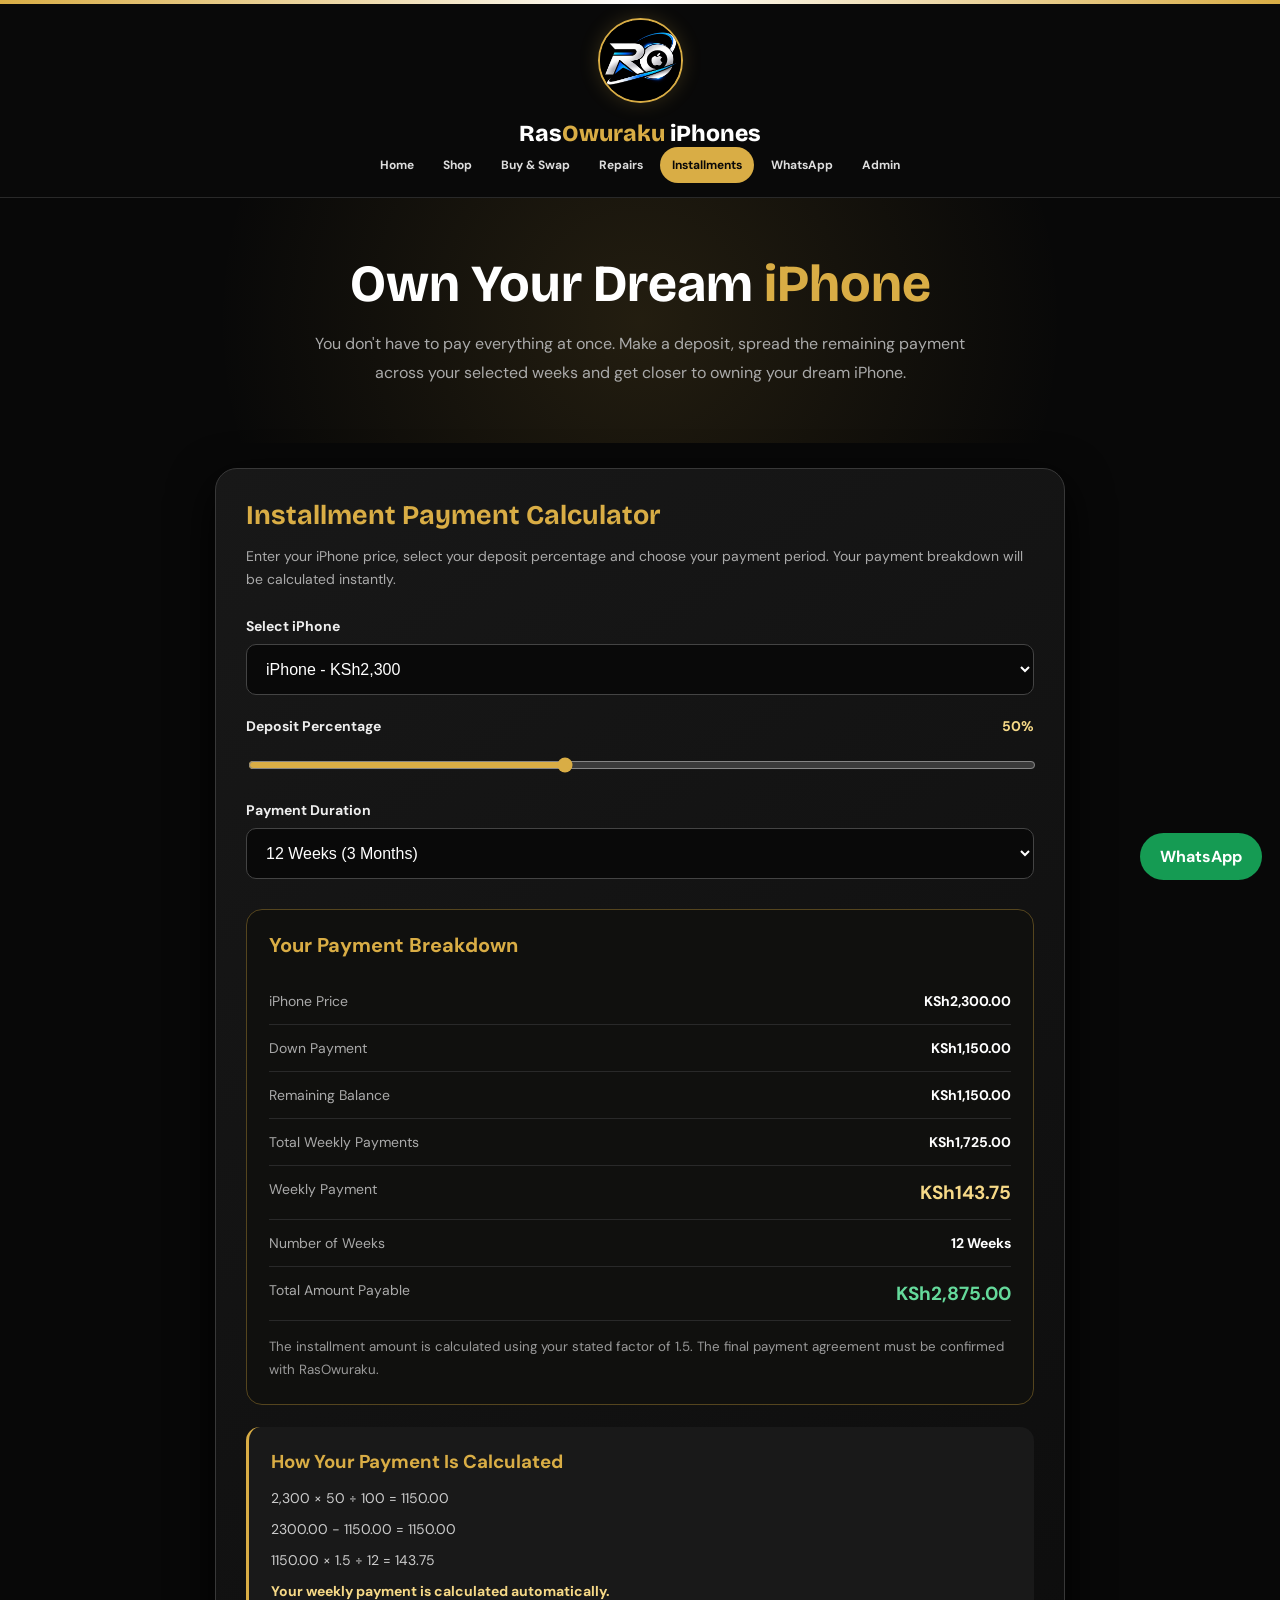
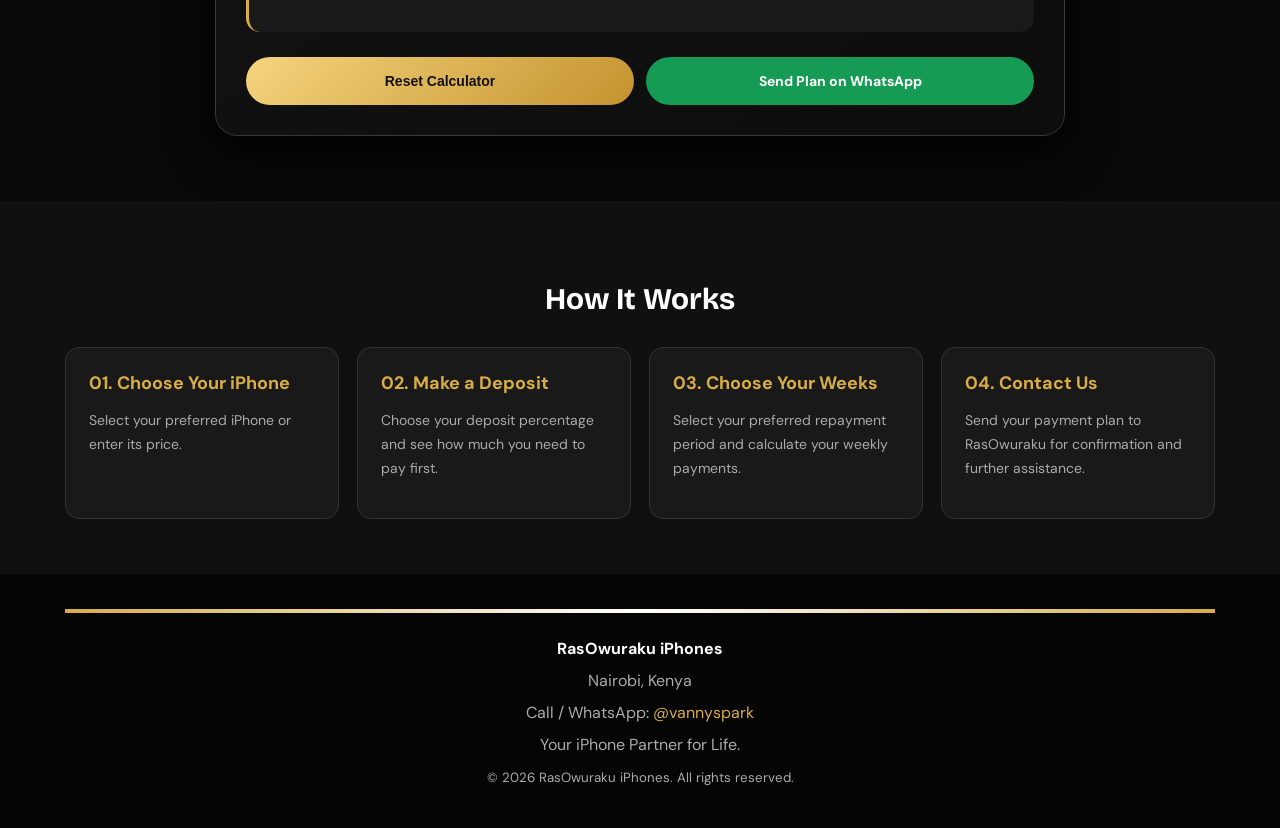
<file: installments.html>
<!DOCTYPE html>
<html lang="en">
<head>
<meta charset="UTF-8">
<meta name="viewport" content="width=device-width, initial-scale=1">
<meta name="theme-color" content="#080808">

<meta name="description" content="Get your dream iPhone with RasOwuraku flexible installment payment plans.">

<title>iPhone Installments | RasOwuraku</title>

<link href="https://fonts.googleapis.com/css2?family=Bricolage+Grotesque:wght@500;700;800&family=DM+Sans:wght@400;500;600;700&display=swap" rel="stylesheet">

<style>
:root {
  --gold:#d9ad45;
  --gold-light:#f6d987;
  --black:#080808;
  --dark:#121212;
  --muted:#aaa;
  --green:#159b53;
}

* {box-sizing:border-box}

body {
  margin:0;
  background:var(--black);
  color:white;
  font-family:'DM Sans',sans-serif;
}

.stripe {
  height:4px;
  background:linear-gradient(90deg,#d9ad45,#fff,#d9ad45);
}

.wrap {
  width:min(1150px,92%);
  margin:auto;
}

/* HEADER */

header {
  background:#090909;
  border-bottom:1px solid #292929;
  position:sticky;
  top:0;
  z-index:100;
}

.header-content {
  display:flex;
  flex-direction:column;
  align-items:center;
  padding:14px 0;
}

.logo {
  text-align:center;
  text-decoration:none;
  color:white;
  margin-bottom:12px;
}

.logo img {
  width:85px;
  height:85px;
  object-fit:contain;
  border-radius:50%;
  border:2px solid var(--gold);
  box-shadow:0 0 20px #d9ad4533;
}

.brand {
  font-family:'Bricolage Grotesque',sans-serif;
  font-size:23px;
  font-weight:800;
}

.brand span {color:var(--gold)}

nav {
  display:flex;
  justify-content:center;
  flex-wrap:wrap;
  gap:5px;
}

nav a {
  text-decoration:none;
  color:#ddd;
  font-size:12px;
  padding:10px 12px;
  border-radius:25px;
  font-weight:700;
}

nav a:hover,
nav a.active {
  background:var(--gold);
  color:#080808;
}

/* HERO */

.hero {
  text-align:center;
  padding:55px 15px 40px;
  background:
  radial-gradient(circle at center,rgba(217,173,69,.13),transparent 65%);
}

.hero h1 {
  font-family:'Bricolage Grotesque',sans-serif;
  font-size:clamp(32px,5vw,52px);
  margin:0;
}

.hero h1 span {color:var(--gold)}

.hero p {
  max-width:650px;
  margin:15px auto;
  color:#aaa;
  line-height:1.8;
}

/* MAIN CALCULATOR */

.calculator-section {
  padding:25px 0 65px;
}

.calculator {
  max-width:850px;
  margin:auto;
  background:linear-gradient(145deg,#181818,#0d0d0d);
  border:1px solid #383838;
  border-radius:22px;
  padding:30px;
  box-shadow:0 15px 45px #000;
}

.calculator h2 {
  font-family:'Bricolage Grotesque',sans-serif;
  color:var(--gold);
  font-size:27px;
  margin:0 0 8px;
}

.description {
  color:#aaa;
  font-size:14px;
  line-height:1.7;
  margin-bottom:25px;
}

label {
  display:block;
  font-weight:700;
  font-size:14px;
  margin-bottom:9px;
  color:#eee;
}

input,select {
  width:100%;
  padding:15px;
  border:1px solid #444;
  border-radius:10px;
  background:#090909;
  color:white;
  font-size:16px;
  outline:none;
}

input:focus,select:focus {
  border-color:var(--gold);
}

.field {
  margin-bottom:22px;
}

.range-info {
  display:flex;
  justify-content:space-between;
  color:var(--gold-light);
  font-size:14px;
  font-weight:700;
  margin-bottom:10px;
}

input[type=range] {
  padding:0;
  accent-color:var(--gold);
  cursor:pointer;
}

/* RESULTS */

.results {
  margin-top:30px;
  border:1px solid #55451e;
  background:#10100e;
  border-radius:16px;
  padding:22px;
}

.results h3 {
  color:var(--gold);
  margin:0 0 20px;
  font-size:20px;
}

.result-row {
  display:flex;
  justify-content:space-between;
  gap:12px;
  padding:14px 0;
  border-bottom:1px solid #292929;
  font-size:14px;
}

.result-row span:first-child {color:#aaa}

.result-row strong {
  text-align:right;
  color:white;
}

.result-row.highlight strong {
  color:var(--gold-light);
  font-size:19px;
}

.result-row.total strong {
  color:#65d99b;
  font-size:19px;
}

.results small {
  display:block;
  margin-top:15px;
  color:#999;
  line-height:1.7;
}

/* FORMULA */

.formula {
  background:#191919;
  padding:22px;
  border-radius:14px;
  margin-top:22px;
  border-left:3px solid var(--gold);
}

.formula h3 {
  color:var(--gold);
  margin:0 0 12px;
}

.formula p {
  font-size:14px;
  color:#ccc;
  line-height:1.8;
  margin:6px 0;
}

/* BUTTONS */

.actions {
  display:grid;
  grid-template-columns:1fr 1fr;
  gap:12px;
  margin-top:25px;
}

.btn {
  display:flex;
  justify-content:center;
  align-items:center;
  padding:15px;
  border-radius:30px;
  text-decoration:none;
  border:1px solid var(--gold);
  color:white;
  font-weight:700;
  cursor:pointer;
  font-size:14px;
}

.btn.gold {
  background:linear-gradient(135deg,#f5d47e,#c4932e);
  color:#111;
  border:none;
}

.btn.whatsapp {
  background:#159b53;
  border:none;
}

.btn:hover {opacity:.85}

/* HOW IT WORKS */

.how {
  padding:55px 0;
  background:#101010;
}

.how h2 {
  text-align:center;
  font-family:'Bricolage Grotesque',sans-serif;
  font-size:30px;
}

.steps {
  display:grid;
  grid-template-columns:repeat(auto-fit,minmax(190px,1fr));
  gap:18px;
  margin-top:30px;
}

.step {
  padding:23px;
  background:#191919;
  border-radius:14px;
  border:1px solid #333;
}

.step b {
  color:var(--gold);
  font-size:18px;
}

.step p {
  color:#aaa;
  font-size:14px;
  line-height:1.7;
}

/* FOOTER */

footer {
  padding:35px 0;
  text-align:center;
  color:#aaa;
  line-height:2;
  background:#050505;
}

footer a {color:var(--gold);text-decoration:none}

footer b {color:white}

.fab {
  position:fixed;
  bottom:20px;
  right:18px;
  background:#159b53;
  color:white;
  border:none;
  z-index:99;
  padding:13px 20px;
  border-radius:30px;
  text-decoration:none;
  font-weight:bold;
}

@media(max-width:600px) {
  .calculator {padding:20px 15px}
  .actions {grid-template-columns:1fr}
  nav a {font-size:11px;padding:9px}
  .result-row {font-size:13px}
}
</style>
</head>

<body>

<div class="stripe"></div>

<header>
  <div class="wrap header-content">

    <a href="index.html" class="logo">
      <img src="logo.jpeg" alt="RasOwuraku Logo">
    </a>

    <div class="brand">Ras<span>Owuraku</span> iPhones</div>

    <nav>
      <a href="index.html">Home</a>
      <a href="shop.html">Shop</a>
      <a href="swap.html">Buy & Swap</a>
      <a href="repair.html">Repairs</a>
      <a href="installments.html" class="active">Installments</a>
      <a href="contact.html">WhatsApp</a>
      <a href="admin.html">Admin</a>
    </nav>

  </div>
</header>

<main>

<section class="hero">
  <h1>Own Your Dream <span>iPhone</span></h1>

  <p>
    You don't have to pay everything at once.
    Make a deposit, spread the remaining payment across
    your selected weeks and get closer to owning your dream iPhone.
  </p>
</section>

<section class="calculator-section">
<div class="wrap">

<div class="calculator">

  <h2>Installment Payment Calculator</h2>

  <p class="description">
    Enter your iPhone price, select your deposit percentage
    and choose your payment period. Your payment breakdown
    will be calculated instantly.
  </p>

  <div class="field">
    <label for="phone">Select iPhone</label>
    <select id="phone">
      <option value="2300">iPhone - KSh2,300</option>
      <option value="3000">iPhone - KSh3,000</option>
      <option value="4000">iPhone - KSh4,000</option>
      <option value="5000">iPhone - KSh5,000</option>
      <option value="6000">iPhone - KSh6,000</option>
      <option value="8000">iPhone - KSh8,000</option>
      <option value="10000">iPhone - KSh10,000</option>
      <option value="custom">Enter custom price</option>
    </select>
  </div>

  <div class="field" id="customField" hidden>
    <label for="customPrice">Enter iPhone price (KSh)</label>
    <input type="number" id="customPrice" min="1" placeholder="e.g. 2300">
  </div>

  <div class="field">
    <div class="range-info">
      <label for="deposit">Deposit Percentage</label>
      <span id="depositValue">50%</span>
    </div>

    <input type="range" id="deposit" min="30" max="80" step="5" value="50">
  </div>

  <div class="field">
    <label for="weeks">Payment Duration</label>
    <select id="weeks">
      <option value="4">4 Weeks (1 Month)</option>
      <option value="8">8 Weeks (2 Months)</option>
      <option value="12" selected>12 Weeks (3 Months)</option>
      <option value="16">16 Weeks (4 Months)</option>
      <option value="20">20 Weeks (5 Months)</option>
      <option value="24">24 Weeks (6 Months)</option>
    </select>
  </div>

  <div class="results">

    <h3>Your Payment Breakdown</h3>

    <div class="result-row">
      <span>iPhone Price</span>
      <strong id="priceResult">KSh2,300.00</strong>
    </div>

    <div class="result-row">
      <span>Down Payment</span>
      <strong id="downResult">KSh1,150.00</strong>
    </div>

    <div class="result-row">
      <span>Remaining Balance</span>
      <strong id="balanceResult">KSh1,150.00</strong>
    </div>

    <div class="result-row">
      <span>Total Weekly Payments</span>
      <strong id="installmentTotal">KSh1,725.00</strong>
    </div>

    <div class="result-row highlight">
      <span>Weekly Payment</span>
      <strong id="weeklyResult">KSh143.75</strong>
    </div>

    <div class="result-row">
      <span>Number of Weeks</span>
      <strong id="weeksResult">12 Weeks</strong>
    </div>

    <div class="result-row total">
      <span>Total Amount Payable</span>
      <strong id="totalResult">KSh2,875.00</strong>
    </div>

    <small>
      The installment amount is calculated using your stated
      factor of 1.5. The final payment agreement must be
      confirmed with RasOwuraku.
    </small>

  </div>

  <div class="formula">
    <h3>How Your Payment Is Calculated</h3>

    <p id="formulaPrice">2,300 × 50 ÷ 100 = 1,150</p>
    <p id="formulaBalance">2,300 − 1,150 = 1,150</p>
    <p id="formulaWeekly">1,150 × 1.5 ÷ 12 = 143.75</p>

    <p style="color:#f6d987;font-weight:bold">
      Your weekly payment is calculated automatically.
    </p>
  </div>

  <div class="actions">

    <button class="btn gold" onclick="resetCalculator()">
      Reset Calculator
    </button>

    <a class="btn whatsapp" id="whatsappPlan"
       href="contact.html"
       target="_blank" rel="noopener">
      Send Plan on WhatsApp
    </a>

  </div>

</div>
</div>
</section>

<section class="how">
<div class="wrap">

  <h2>How It Works</h2>

  <div class="steps">

    <div class="step">
      <b>01. Choose Your iPhone</b>
      <p>Select your preferred iPhone or enter its price.</p>
    </div>

    <div class="step">
      <b>02. Make a Deposit</b>
      <p>Choose your deposit percentage and see how much you need to pay first.</p>
    </div>

    <div class="step">
      <b>03. Choose Your Weeks</b>
      <p>Select your preferred repayment period and calculate your weekly payments.</p>
    </div>

    <div class="step">
      <b>04. Contact Us</b>
      <p>Send your payment plan to RasOwuraku for confirmation and further assistance.</p>
    </div>

  </div>

</div>
</section>

</main>

<footer>
  <div class="wrap">
    <div class="stripe" style="margin-bottom:20px"></div>

    <b>RasOwuraku iPhones</b><br>

    Nairobi, Kenya<br>

    Call / WhatsApp:
    <a href="contact.html">@vannyspark</a><br>

    Your iPhone Partner for Life.<br>

    <small>© <span id="year"></span> RasOwuraku iPhones. All rights reserved.</small>
  </div>
</footer>

<a class="fab" href="contact.html"
   target="_blank" rel="noopener">WhatsApp</a>

<script>
const phone = document.getElementById("phone");
const customField = document.getElementById("customField");
const customPrice = document.getElementById("customPrice");
const deposit = document.getElementById("deposit");
const weeks = document.getElementById("weeks");

const money = amount =>
  "KSh" + amount.toLocaleString("en-KE", {
    minimumFractionDigits: 2,
    maximumFractionDigits: 2
  });

function getPrice() {
  if (phone.value === "custom") {
    return Math.max(0, Number(customPrice.value) || 0);
  }
  return Number(phone.value);
}

function calculate() {

  const price = getPrice();
  const percentage = Number(deposit.value);
  const duration = Number(weeks.value);

  // Down payment
  const downPayment = price * percentage / 100;

  // Remaining balance
  const balance = price - downPayment;

  // Total installment payments
  const installmentTotal = balance * 1.5;

  // Weekly payment
  const weeklyPayment = installmentTotal / duration;

  // Total amount customer pays
  const totalPayable = downPayment + installmentTotal;

  document.getElementById("depositValue").textContent =
    percentage + "%";

  document.getElementById("priceResult").textContent =
    money(price);

  document.getElementById("downResult").textContent =
    money(downPayment);

  document.getElementById("balanceResult").textContent =
    money(balance);

  document.getElementById("installmentTotal").textContent =
    money(installmentTotal);

  document.getElementById("weeklyResult").textContent =
    money(weeklyPayment);

  document.getElementById("weeksResult").textContent =
    duration + " Weeks";

  document.getElementById("totalResult").textContent =
    money(totalPayable);

  // Formula display
  document.getElementById("formulaPrice").textContent =
    price.toLocaleString("en-KE") + " × " +
    percentage + " ÷ 100 = " +
    downPayment.toFixed(2);

  document.getElementById("formulaBalance").textContent =
    price.toFixed(2) + " − " +
    downPayment.toFixed(2) + " = " +
    balance.toFixed(2);

  document.getElementById("formulaWeekly").textContent =
    balance.toFixed(2) + " × 1.5 ÷ " +
    duration + " = " +
    weeklyPayment.toFixed(2);

  // WhatsApp message
  const message =
`Hello RasOwuraku, I am interested in an iPhone installment plan.

iPhone Price: ${money(price)}
Deposit: ${percentage}%
Down Payment: ${money(downPayment)}
Remaining Balance: ${money(balance)}
Duration: ${duration} weeks
Weekly Payment: ${money(weeklyPayment)}
Total Installment Payments: ${money(installmentTotal)}
Total Amount Payable: ${money(totalPayable)}

Kindly assist me with this installment plan.`;

  document.getElementById("whatsappPlan").href =
    "https://wa.me/?text=" +
    encodeURIComponent(message);
}

phone.addEventListener("change", () => {
  customField.hidden = phone.value !== "custom";
  calculate();
});

customPrice.addEventListener("input", calculate);
deposit.addEventListener("input", calculate);
weeks.addEventListener("change", calculate);

function resetCalculator() {
  phone.value = "2300";
  customPrice.value = "";
  deposit.value = 50;
  weeks.value = 12;
  customField.hidden = true;
  calculate();
}

document.getElementById("year").textContent =
  new Date().getFullYear();

calculate();
</script>

</body>
</html>
</file>
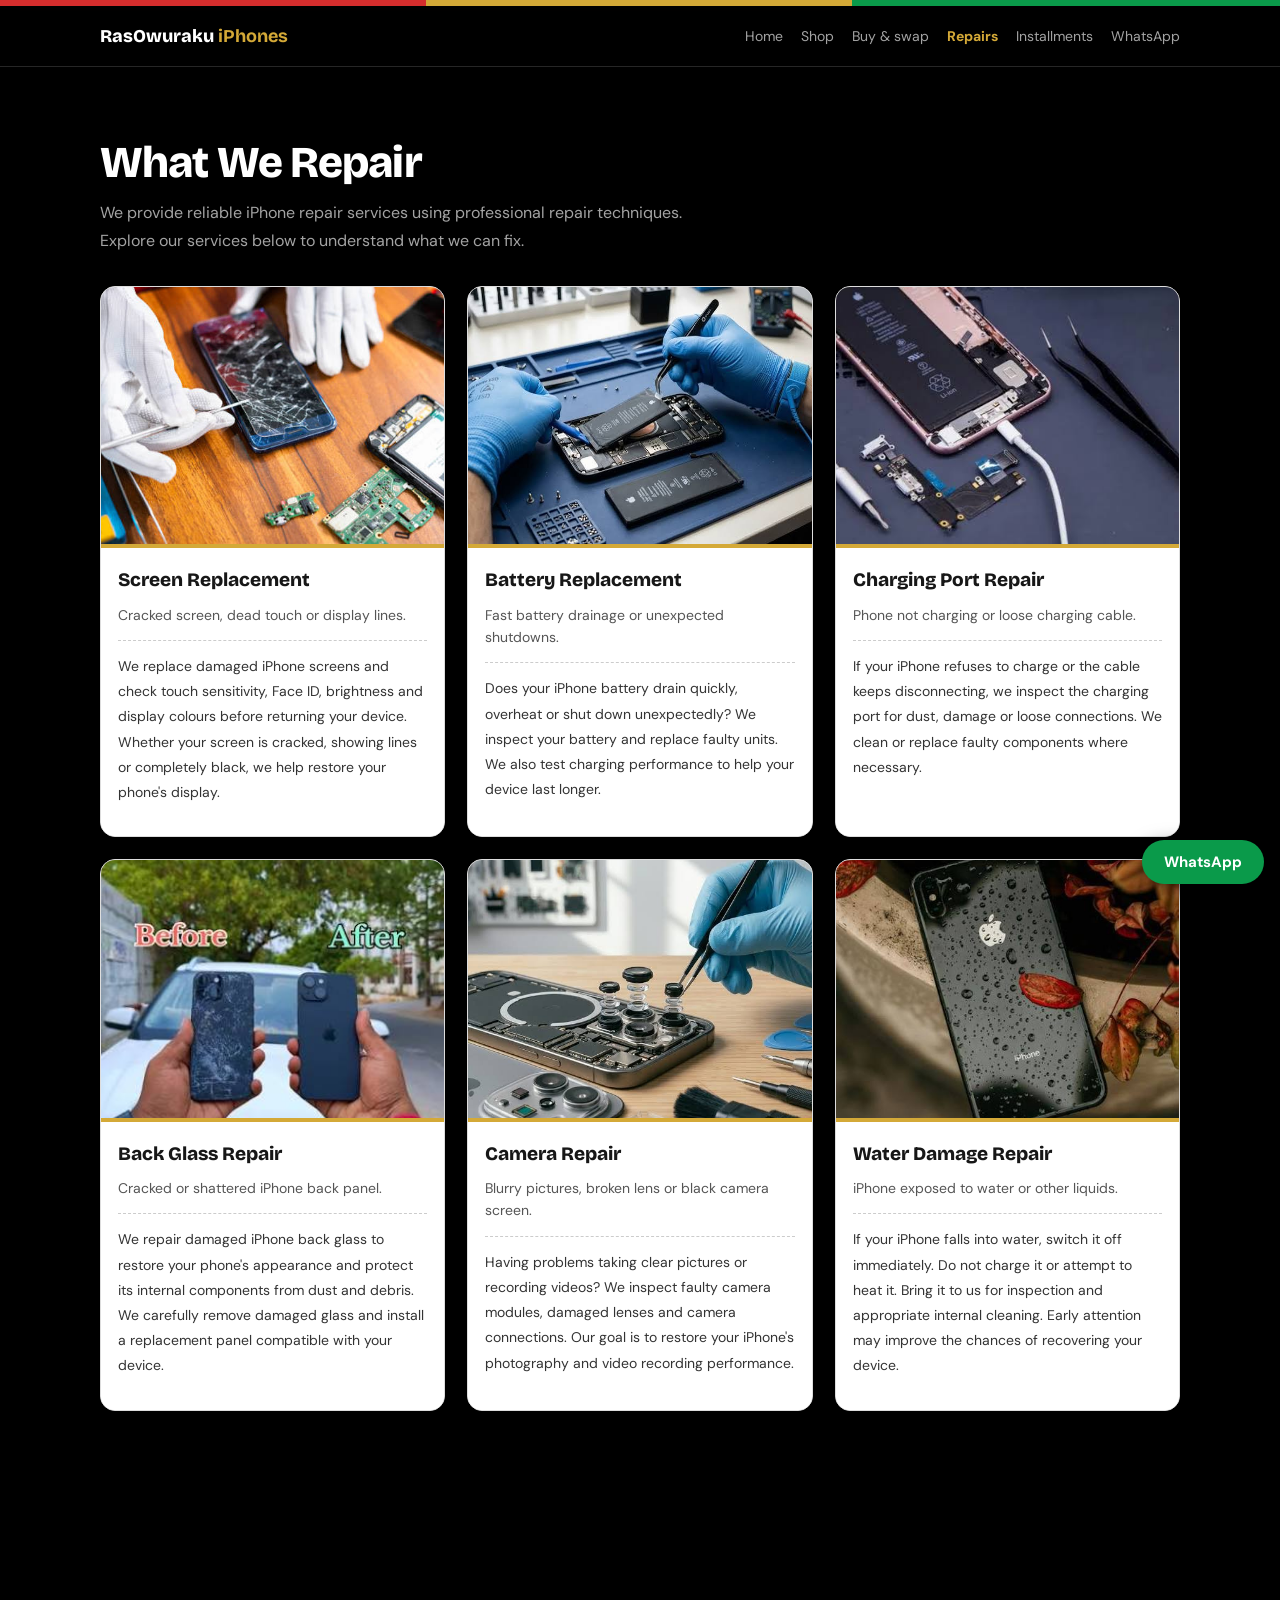
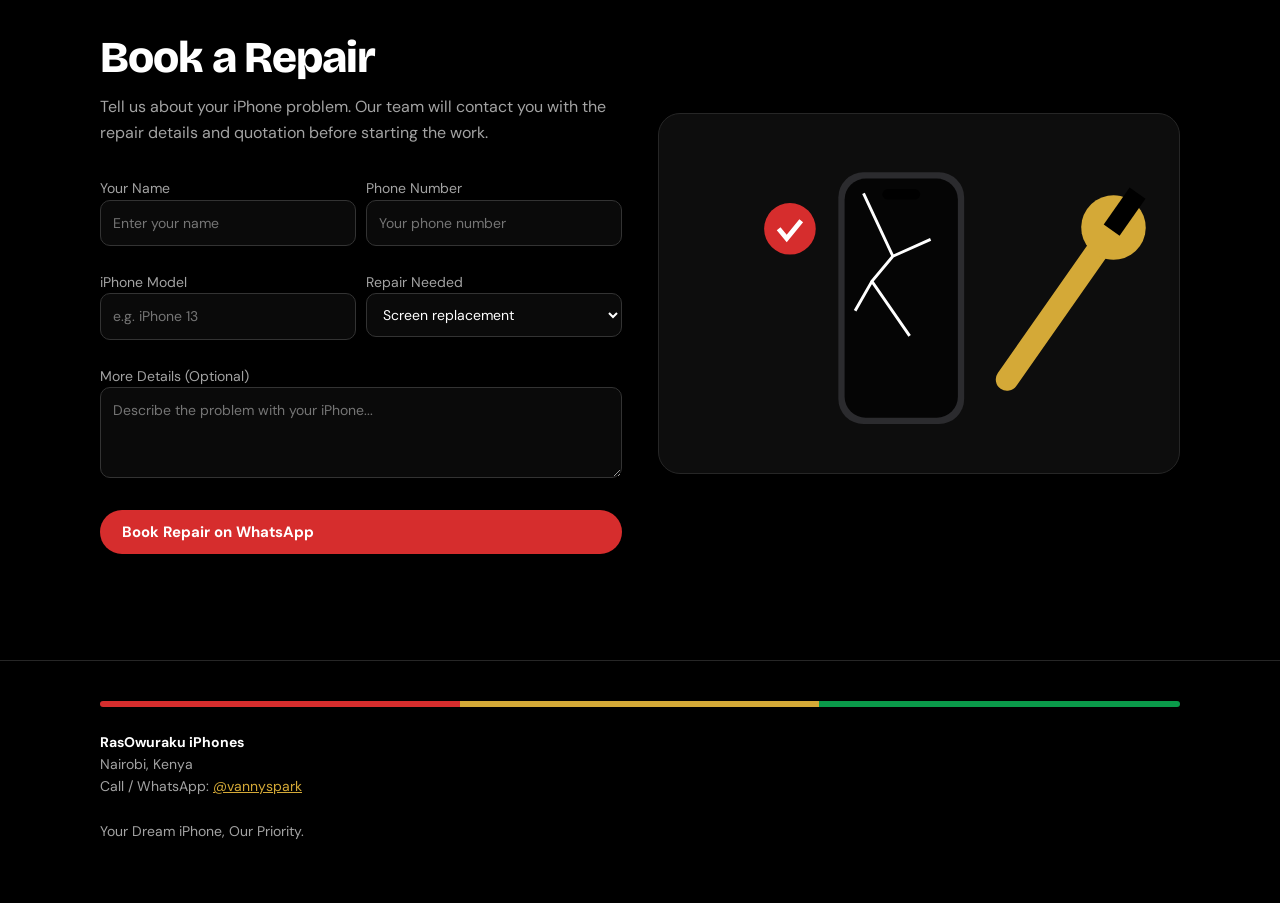
<file: repair.html>
<!DOCTYPE html>
<html lang="en">
<head>
<meta charset="utf-8">
<meta name="viewport" content="width=device-width, initial-scale=1, viewport-fit=cover">

<meta name="description" content="RasOwuraku iPhones offers professional iPhone screen, battery, camera, charging port and other repairs.">

<title>Repairs – RasOwuraku iPhones</title>

<link href="https://fonts.googleapis.com/css2?family=Bricolage+Grotesque:wght@500;700;800&family=DM+Sans:wght@400;500;700&display=swap" rel="stylesheet">

<link rel="stylesheet" href="style.css">

<style>

/* REPAIR GALLERY */

.rg-head {
    margin-bottom: 25px;
}

.rg-head h2 {
    margin-bottom: 10px;
}

.rg-head .sub {
    font-size: 16px;
    line-height: 1.7;
}

.rg-grid {
    display: grid;
    grid-template-columns: repeat(3, minmax(0, 1fr));
    gap: 22px;
    margin: 0 0 45px;
    padding: 0;
    list-style: none;
    align-items: stretch;
}

.rg-card {
    display: flex;
    flex-direction: column;
    height: 100%;
    width: 100%;
    padding: 0;
    overflow: hidden;
    border: 1px solid #ddd;
    border-radius: 15px;
    background: #fff;
    color: #222;
    text-align: left;
    cursor: pointer;
    font: inherit;
    transition: .25s ease;
}

.rg-card:hover {
    transform: translateY(-5px);
    box-shadow: 0 8px 25px rgba(0,0,0,.12);
}

.rg-card:focus-visible {
    outline: 3px solid #d62d2d;
    outline-offset: 3px;
}

.rg-img {
    position: relative;
    width: 100%;
    aspect-ratio: 4 / 3;
    overflow: hidden;
    background: #eee;
    flex-shrink: 0;
}

.rg-img img {
    width: 100%;
    height: 100%;
    object-fit: cover;
    display: block;
    transition: transform .3s ease;
}

.rg-card:hover .rg-img img {
    transform: scale(1.05);
}

.rg-fallback {
    position: absolute;
    inset: 0;
    display: none;
    align-items: center;
    justify-content: center;
    text-align: center;
    padding: 15px;
    font-weight: bold;
    color: #444;
    background: linear-gradient(135deg,#f3ecd6,#f6dcdc,#d9f0e3);
}

.rg-img.is-missing img {
    display: none;
}

.rg-img.is-missing .rg-fallback {
    display: flex;
}

/* IMPORTANT: DESCRIPTION VISIBILITY */

.rg-body {
    display: flex;
    flex-direction: column;
    flex-grow: 1;
    padding: 17px;
    border-top: 4px solid #d4a937;
    background: #fff;
    color: #222;
}

.rg-card:nth-child(3n+2) .rg-body {
    border-top-color: #d62d2d;
}

.rg-card:nth-child(3n+3) .rg-body {
    border-top-color: #0a9a4a;
}

.rg-body strong {
    display: block;
    font-family: 'Bricolage Grotesque', sans-serif;
    font-size: 19px;
    font-weight: 800;
    margin-bottom: 8px;
    color: #171717;
}

.rg-body span {
    display: block;
    font-size: 14px;
    line-height: 1.6;
    color: #555;
}

/* FULL DESCRIPTION ALWAYS VISIBLE */

.rg-desc {
    display: block !important;
    visibility: visible !important;
    opacity: 1 !important;
    overflow: visible !important;
    height: auto !important;
    max-height: none !important;

    margin-top: 14px;
    padding-top: 13px;

    border-top: 1px dashed #ccc;

    font-family: 'DM Sans', sans-serif;
    font-size: 14px;
    line-height: 1.8;

    color: #333 !important;
    white-space: normal;
    overflow-wrap: anywhere;
}

.rg-card.is-picked {
    box-shadow: 0 0 0 3px #d62d2d;
}

/* BOOKING FORM */

#repForm label {
    display: block;
    margin-bottom: 15px;
}

#repForm input,
#repForm select,
#repForm textarea {
    width: 100%;
    box-sizing: border-box;
}

#repForm textarea {
    min-height: 90px;
}

/* TABLETS */

@media(max-width: 900px) {
    .rg-grid {
        grid-template-columns: repeat(2, minmax(0, 1fr));
        gap: 18px;
    }
}

/* MOBILE */

@media(max-width: 550px) {
    .rg-grid {
        grid-template-columns: 1fr;
        gap: 20px;
    }

    .rg-body {
        padding: 17px;
    }

    .rg-body strong {
        font-size: 20px;
    }

    .rg-body span {
        font-size: 15px;
    }

    .rg-desc {
        font-size: 14px;
        line-height: 1.8;
    }
}

/* DARK MODE */

@media(prefers-color-scheme: dark) {

    .rg-card {
        background: #fff;
        color: #222;
        border-color: #ddd;
    }

    .rg-body {
        background: #fff;
        color: #222;
    }

    .rg-body strong {
        color: #171717;
    }

    .rg-body span {
        color: #555;
    }

    .rg-desc {
        color: #333 !important;
        border-top-color: #ccc;
    }
}

@media(prefers-reduced-motion: reduce) {
    .rg-card,
    .rg-img img {
        transition: none;
    }
}

</style>
</head>

<body>

<div class="stripe"></div>

<header>
<div class="wrap">

<a class="logo" href="index.html">
RasOwuraku <b>iPhones</b>
</a>

<nav aria-label="Main">
<a href="index.html">Home</a>
<a href="shop.html">Shop</a>
<a href="swap.html">Buy &amp; swap</a>
<a href="repair.html" aria-current="page">Repairs</a>
<a href="installments.html">Installments</a>
<a href="contact.html">WhatsApp</a>
</nav>

</div>
</header>

<main>

<section>
<div class="wrap">

<div class="rg-head">
<h2>What We Repair</h2>

<p class="sub">
We provide reliable iPhone repair services using professional repair
techniques. Explore our services below to understand what we can fix.
</p>
</div>

<ul class="rg-grid" id="rgGrid">

<!-- 1 SCREEN REPLACEMENT -->

<li>
<button type="button" class="rg-card" data-fix="Screen replacement">

<div class="rg-img">
<img src="screen.jpg" alt="iPhone screen replacement" loading="lazy">
<div class="rg-fallback">Screen Replacement</div>
</div>

<div class="rg-body">

<strong>Screen Replacement</strong>

<span>Cracked screen, dead touch or display lines.</span>

<p class="rg-desc">
We replace damaged iPhone screens and check touch sensitivity,
Face ID, brightness and display colours before returning your device.
Whether your screen is cracked, showing lines or completely black,
we help restore your phone's display.
</p>

</div>
</button>
</li>

<!-- 2 BATTERY REPLACEMENT -->

<li>
<button type="button" class="rg-card" data-fix="Battery replacement">

<div class="rg-img">
<img src="battery.jpg" alt="iPhone battery repair" loading="lazy">
<div class="rg-fallback">Battery Replacement</div>
</div>

<div class="rg-body">

<strong>Battery Replacement</strong>

<span>Fast battery drainage or unexpected shutdowns.</span>

<p class="rg-desc">
Does your iPhone battery drain quickly, overheat or shut down
unexpectedly? We inspect your battery and replace faulty units.
We also test charging performance to help your device last longer.
</p>

</div>
</button>
</li>

<!-- 3 CHARGING PORT -->

<li>
<button type="button" class="rg-card" data-fix="Charging port">

<div class="rg-img">
<img src="charging.jpg" alt="iPhone charging port repair" loading="lazy">
<div class="rg-fallback">Charging Port Repair</div>
</div>

<div class="rg-body">

<strong>Charging Port Repair</strong>

<span>Phone not charging or loose charging cable.</span>

<p class="rg-desc">
If your iPhone refuses to charge or the cable keeps disconnecting,
we inspect the charging port for dust, damage or loose connections.
We clean or replace faulty components where necessary.
</p>

</div>
</button>
</li>

<!-- 4 BACK GLASS -->

<li>
<button type="button" class="rg-card" data-fix="Back glass">

<div class="rg-img">
<img src="black glass.jpg" alt="Cracked iPhone back glass" loading="lazy">
<div class="rg-fallback">Back Glass Repair</div>
</div>

<div class="rg-body">

<strong>Back Glass Repair</strong>

<span>Cracked or shattered iPhone back panel.</span>

<p class="rg-desc">
We repair damaged iPhone back glass to restore your phone's
appearance and protect its internal components from dust and
debris. We carefully remove damaged glass and install a replacement
panel compatible with your device.
</p>

</div>
</button>
</li>

<!-- 5 CAMERA -->

<li>
<button type="button" class="rg-card" data-fix="Camera">

<div class="rg-img">
<img src="camera.jpg" alt="iPhone camera repair" loading="lazy">
<div class="rg-fallback">Camera Repair</div>
</div>

<div class="rg-body">

<strong>Camera Repair</strong>

<span>Blurry pictures, broken lens or black camera screen.</span>

<p class="rg-desc">
Having problems taking clear pictures or recording videos?
We inspect faulty camera modules, damaged lenses and camera
connections. Our goal is to restore your iPhone's photography
and video recording performance.
</p>

</div>
</button>
</li>

<!-- 6 WATER DAMAGE -->

<li>
<button type="button" class="rg-card" data-fix="Water damage">

<div class="rg-img">
<img src="water damage.jpg" alt="Water damaged iPhone repair" loading="lazy">
<div class="rg-fallback">Water Damage Repair</div>
</div>

<div class="rg-body">

<strong>Water Damage Repair</strong>

<span>iPhone exposed to water or other liquids.</span>

<p class="rg-desc">
If your iPhone falls into water, switch it off immediately.
Do not charge it or attempt to heat it. Bring it to us for inspection
and appropriate internal cleaning. Early attention may improve
the chances of recovering your device.
</p>

</div>
</button>
</li>

</ul>

</div>
</section>


<!-- REPAIR BOOKING -->

<section>
<div class="wrap">

<div style="border-top:0" class="feat flip" id="repair">

<div>

<h2>Book a Repair</h2>

<p class="sub">
Tell us about your iPhone problem. Our team will contact you
with the repair details and quotation before starting the work.
</p>

<form id="repForm">

<div class="row2">

<label>
Your Name
<input name="name" placeholder="Enter your name" required>
</label>

<label>
Phone Number
<input name="phone" placeholder="Your phone number" required inputmode="tel">
</label>

</div>

<div class="row2">

<label>
iPhone Model
<input name="model" placeholder="e.g. iPhone 13" required>
</label>

<label>
Repair Needed

<select name="fix">
<option>Screen replacement</option>
<option>Battery replacement</option>
<option>Charging port</option>
<option>Back glass</option>
<option>Camera</option>
<option>Water damage</option>
<option>Other</option>
</select>

</label>

</div>

<label>
More Details (Optional)
<textarea name="msg" rows="3" placeholder="Describe the problem with your iPhone..."></textarea>
</label>

<button class="btn red" type="submit">
Book Repair on WhatsApp
</button>

</form>

</div>

<div class="art" id="art-repair" role="img"
aria-label="iPhone repair illustration"></div>

</div>

</div>
</section>

</main>


<footer>

<div class="wrap">

<div class="stripe" style="margin-bottom:24px;border-radius:3px"></div>

<b style="color:#fff">RasOwuraku iPhones</b><br>

Nairobi, Kenya<br>

Call / WhatsApp:
<a href="contact.html">@vannyspark</a>

<br><br>

Your Dream iPhone, Our Priority.

</div>

</footer>


<a class="btn fab"
id="fab"
href="contact.html"
target="_blank"
rel="noopener"
aria-label="Chat on WhatsApp">
WhatsApp
</a>


<script src="app.js"></script>

<script>

/* IMAGE FALLBACK AND REPAIR SELECTION */

(function() {

    const cards = document.querySelectorAll('.rg-card');

    const select = document.querySelector(
        '#repForm select[name="fix"]'
    );

    const form = document.getElementById('repair');

    cards.forEach(function(card) {

        const img = card.querySelector('img');
        const box = card.querySelector('.rg-img');

        function missing() {
            box.classList.add('is-missing');
        }

        img.addEventListener('error', missing);

        if (img.complete && img.naturalWidth === 0) {
            missing();
        }

        card.addEventListener('click', function() {

            cards.forEach(function(c) {
                c.classList.remove('is-picked');
            });

            card.classList.add('is-picked');

            if (select) {
                select.value = card.dataset.fix;
            }

            if (form) {
                form.scrollIntoView({
                    behavior: 'smooth',
                    block: 'start'
                });
            }

        });

    });

})();


/* WHATSAPP REPAIR BOOKING */

document.getElementById('repForm').addEventListener('submit', function(e) {

    e.preventDefault();

    const data = new FormData(this);

    const name = data.get('name');
    const phone = data.get('phone');
    const model = data.get('model');
    const fix = data.get('fix');
    const msg = data.get('msg');

    const message =
        "Hello RasOwuraku iPhones,\n\n" +
        "I would like to book a repair.\n\n" +
        "Name: " + name + "\n" +
        "Phone: " + phone + "\n" +
        "iPhone Model: " + model + "\n" +
        "Repair Needed: " + fix + "\n" +
        "Details: " + (msg || "Not provided");

    const url =
        "https://wa.me/?text=" +
        encodeURIComponent(message);

    window.open(url, "_blank");

});

</script>

</body>
</html>
</file>
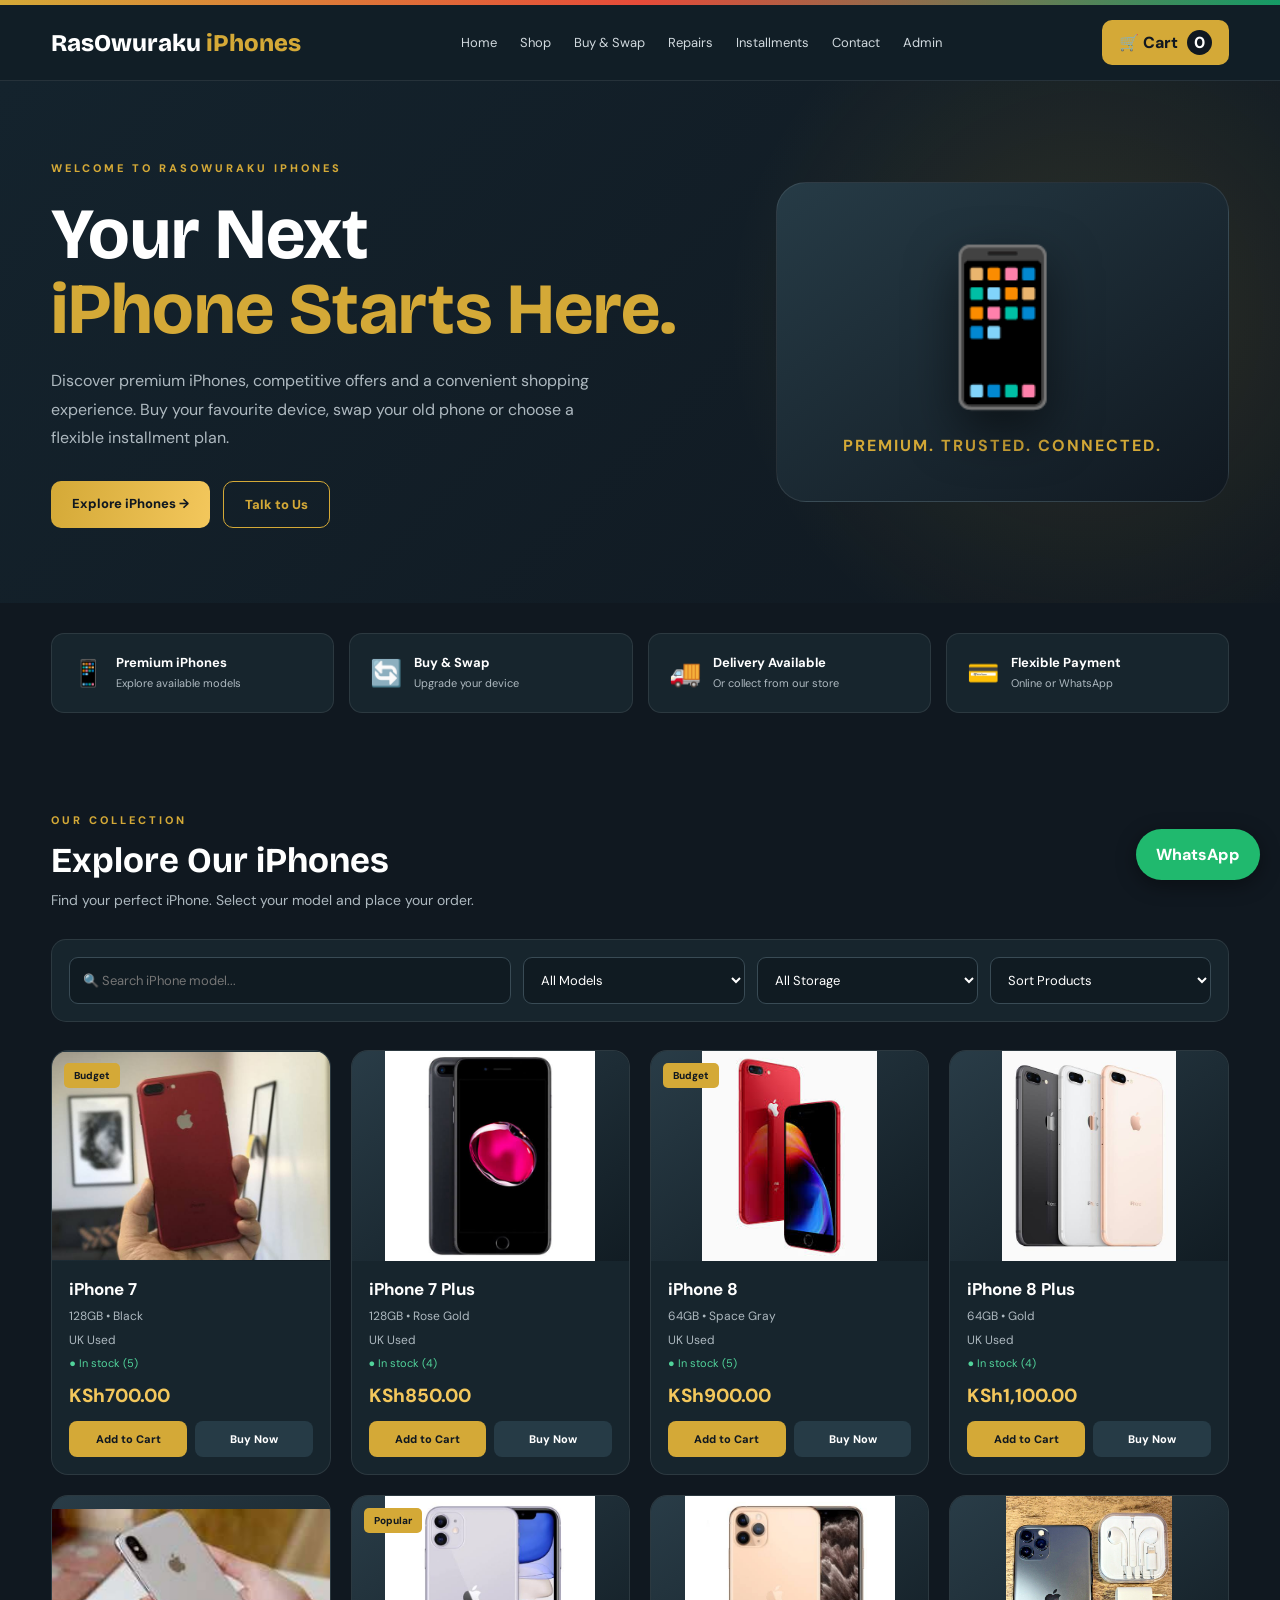
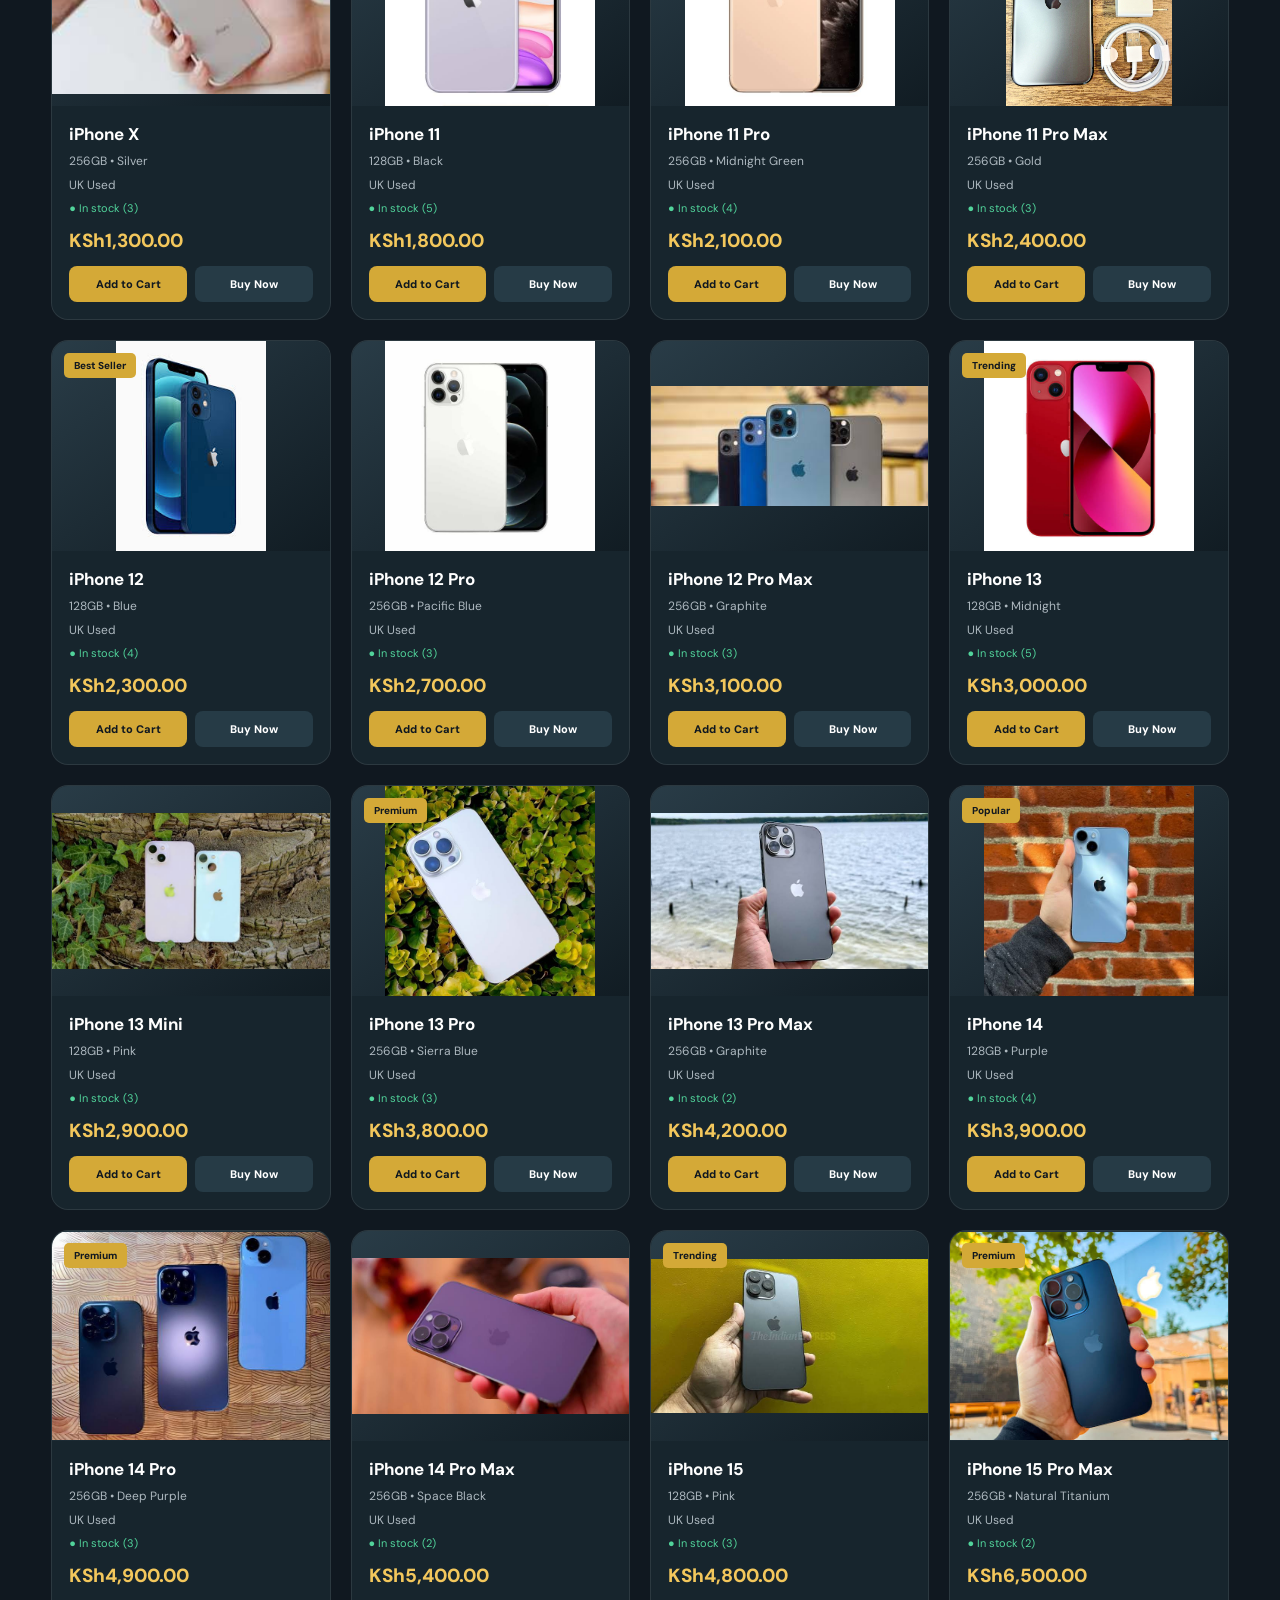
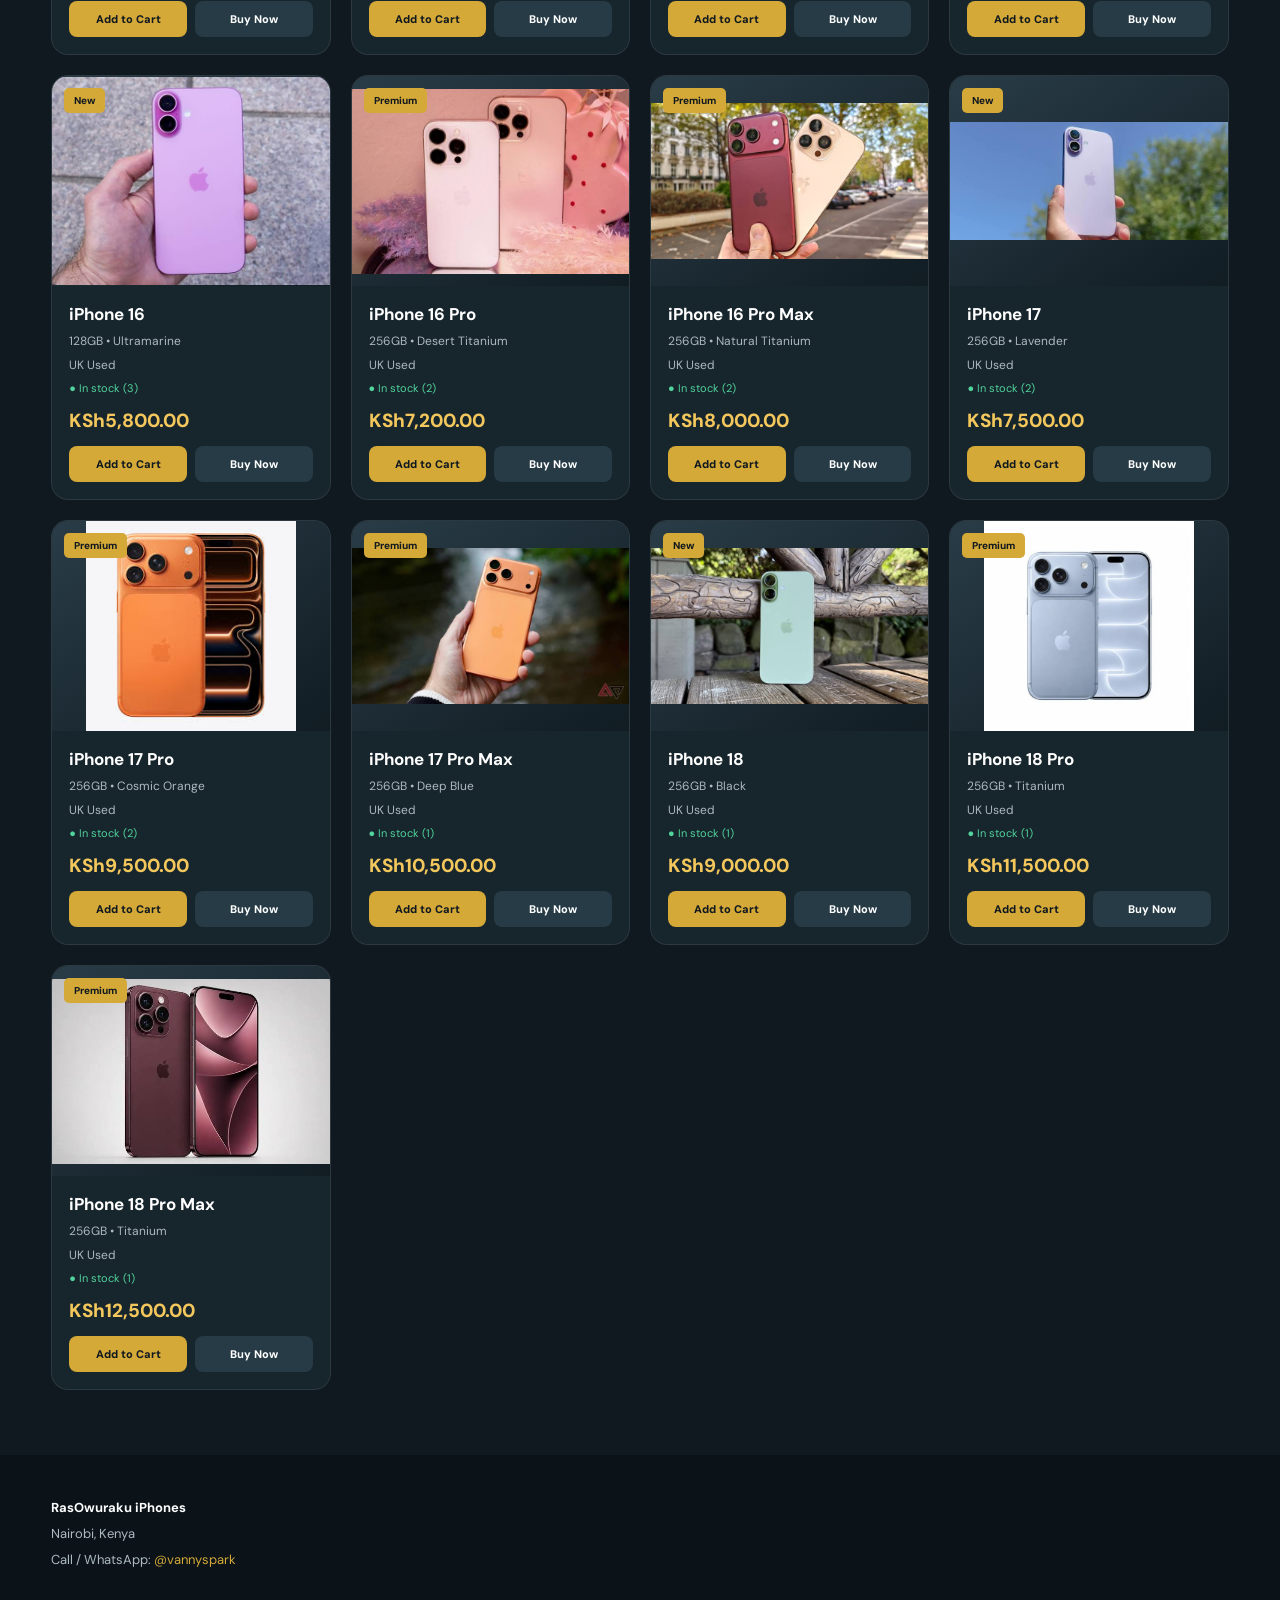
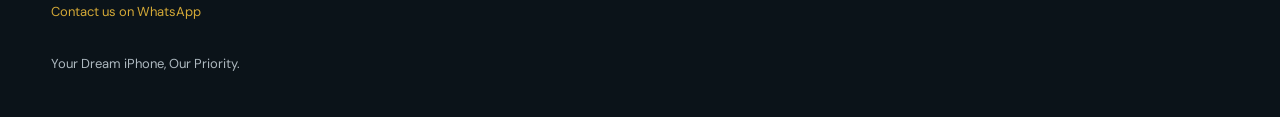
<file: shop.html>
<!DOCTYPE html>
<html lang="en">
<head>
<meta charset="UTF-8">
<meta name="viewport" content="width=device-width, initial-scale=1.0">
<meta name="theme-color" content="#101820">
<meta name="description" content="Shop iPhones at RasOwuraku. Buy, sell, swap and repair iPhones. Delivery and store pickup available.">
<title>Online iPhone Store | RasOwuraku</title>

<link href="https://fonts.googleapis.com/css2?family=Bricolage+Grotesque:wght@500;700;800&family=DM+Sans:wght@400;500;600;700;800&display=swap" rel="stylesheet">



<style>
:root {
    --bg: #101820;
    --panel: #17252d;
    --panel2: #1e303a;
    --gold: #d4a937;
    --gold2: #f3c75c;
    --white: #ffffff;
    --muted: #aeb9c0;
    --green: #16a36a;
    --border: rgba(255,255,255,.09);
}

* {
    box-sizing: border-box;
    margin: 0;
    padding: 0;
}

body {
    background: var(--bg);
    color: var(--white);
    font-family: 'DM Sans', sans-serif;
}

button, input, select, textarea {
    font: inherit;
}

button {
    cursor: pointer;
}

a {
    color: inherit;
    text-decoration: none;
}

.wrap {
    max-width: 1250px;
    width: 92%;
    margin: auto;
}

.top-strip {
    height: 5px;
    background: linear-gradient(90deg,#d4a937,#e64b39,#159b65);
}

/* HEADER */

header {
    background: #111e26;
    border-bottom: 1px solid var(--border);
    position: sticky;
    top: 0;
    z-index: 50;
}

.nav {
    min-height: 75px;
    display: flex;
    justify-content: space-between;
    align-items: center;
    gap: 20px;
}

.logo {
    font-family: 'Bricolage Grotesque', sans-serif;
    font-size: 24px;
    font-weight: 800;
    white-space: nowrap;
}

.logo span {
    color: var(--gold);
}

.nav-links {
    display: flex;
    align-items: center;
    gap: 23px;
    font-size: 13px;
    color: #d1d9de;
}

.nav-links a:hover {
    color: var(--gold);
}

.cart-button {
    background: var(--gold);
    color: #111820;
    padding: 12px 17px;
    border-radius: 10px;
    border: none;
    font-weight: 800;
}

.cart-count {
    background: #101820;
    color: white;
    border-radius: 50px;
    padding: 2px 7px;
    margin-left: 5px;
}

/* HERO */

.hero {
    padding: 75px 0;
    background:
    radial-gradient(circle at 85% 45%,rgba(212,169,55,.14),transparent 32%),
    linear-gradient(135deg,#14232d,#101820);
}

.hero-grid {
    display: grid;
    grid-template-columns: 1.2fr .8fr;
    align-items: center;
    gap: 45px;
}

.tag {
    color: var(--gold);
    letter-spacing: 3px;
    font-size: 11px;
    font-weight: 800;
}

.hero h1 {
    font-family: 'Bricolage Grotesque', sans-serif;
    font-size: clamp(40px,6vw,72px);
    line-height: 1.04;
    margin: 20px 0;
}

.hero h1 span {
    color: var(--gold);
}

.hero p {
    color: var(--muted);
    line-height: 1.8;
    max-width: 560px;
}

.hero-actions {
    display: flex;
    flex-wrap: wrap;
    gap: 13px;
    margin-top: 28px;
}

.btn {
    display: inline-block;
    border: 0;
    border-radius: 10px;
    padding: 14px 21px;
    font-weight: 800;
    font-size: 13px;
}

.btn-gold {
    background: linear-gradient(100deg,var(--gold),var(--gold2));
    color: #101820;
}

.btn-outline {
    border: 1px solid var(--gold);
    color: var(--gold);
    background: transparent;
}

.hero-visual {
    min-height: 320px;
    border-radius: 30px;
    background: linear-gradient(145deg,#263b46,#101820);
    border: 1px solid var(--border);
    display: flex;
    flex-direction: column;
    justify-content: center;
    align-items: center;
    position: relative;
    overflow: hidden;
}

.hero-phone {
    font-size: 150px;
    filter: drop-shadow(0 20px 25px rgba(0,0,0,.5));
}

.hero-visual strong {
    color: var(--gold);
    letter-spacing: 2px;
    margin-top: 10px;
}

/* BENEFITS */

.benefits {
    display: grid;
    grid-template-columns: repeat(4,1fr);
    gap: 15px;
    padding: 30px 0;
}

.benefit {
    background: var(--panel);
    border: 1px solid var(--border);
    border-radius: 13px;
    padding: 20px;
    display: flex;
    gap: 12px;
    align-items: center;
}

.benefit-icon {
    font-size: 26px;
}

.benefit strong {
    display: block;
    font-size: 13px;
}

.benefit small {
    color: var(--muted);
    font-size: 11px;
}

/* SHOP */

.shop-section {
    padding: 65px 0;
}

.section-heading {
    margin-bottom: 30px;
}

.section-heading h2 {
    font-family: 'Bricolage Grotesque',sans-serif;
    font-size: 35px;
    margin: 10px 0;
}

.section-heading p {
    color: var(--muted);
    font-size: 14px;
}

.toolbar {
    background: var(--panel);
    border: 1px solid var(--border);
    border-radius: 15px;
    padding: 17px;
    display: grid;
    grid-template-columns: 2fr 1fr 1fr 1fr;
    gap: 12px;
    margin-bottom: 28px;
}

.field {
    width: 100%;
    padding: 13px;
    background: #101b22;
    border: 1px solid #394b55;
    border-radius: 9px;
    color: white;
    outline: none;
    font-size: 13px;
}

.field:focus {
    border-color: var(--gold);
}

select.field option {
    background: #17252d;
}

.product-grid {
    display: grid;
    grid-template-columns: repeat(4,1fr);
    gap: 20px;
}

.product {
    background: var(--panel);
    border: 1px solid var(--border);
    border-radius: 17px;
    overflow: hidden;
    transition: .3s;
}

.product:hover {
    transform: translateY(-6px);
    border-color: var(--gold);
}

.product-image {
    height: 210px;
    background: linear-gradient(145deg,#293c47,#111c23);
    display: flex;
    align-items: center;
    justify-content: center;
    position: relative;
    overflow: hidden;
}

.product-image img {
    width: 100%;
    height: 100%;
    object-fit: contain;
}

.phone-placeholder {
    font-size: 100px;
    filter: drop-shadow(0 15px 12px rgba(0,0,0,.5));
}

.product-badge {
    position: absolute;
    top: 12px;
    left: 12px;
    padding: 6px 10px;
    background: var(--gold);
    color: #111820;
    font-size: 10px;
    font-weight: 800;
    border-radius: 5px;
}

.product-info {
    padding: 17px;
}

.product-info h3 {
    font-size: 17px;
    margin-bottom: 8px;
}

.product-info p {
    font-size: 12px;
    color: var(--muted);
    margin-bottom: 8px;
}

.product-price {
    color: var(--gold2);
    font-weight: 800;
    font-size: 19px;
    margin: 13px 0;
}

.product-actions {
    display: flex;
    gap: 8px;
}

.product-actions button {
    flex: 1;
    border-radius: 8px;
    padding: 11px 6px;
    font-size: 11px;
    font-weight: 800;
    border: 0;
}

.add-cart {
    background: var(--gold);
    color: #101820;
}

.quick-order {
    background: #263b46;
    color: white;
}

.stock {
    color: #51d49b;
    font-size: 11px;
}

.no-products {
    grid-column: 1/-1;
    text-align: center;
    color: var(--muted);
    padding: 60px 10px;
}

/* CART */

.overlay {
    position: fixed;
    inset: 0;
    background: rgba(0,0,0,.75);
    z-index: 100;
    display: none;
    justify-content: center;
    align-items: center;
    padding: 15px;
}

.overlay.show {
    display: flex;
}

.modal {
    width: 100%;
    max-width: 650px;
    max-height: 90vh;
    overflow-y: auto;
    background: #17252d;
    border: 1px solid var(--border);
    border-radius: 18px;
    padding: 25px;
}

.modal-head {
    display: flex;
    justify-content: space-between;
    align-items: center;
    margin-bottom: 20px;
}

.close {
    border: none;
    background: transparent;
    color: white;
    font-size: 27px;
}

.cart-item {
    display: flex;
    justify-content: space-between;
    gap: 15px;
    padding: 15px 0;
    border-bottom: 1px solid var(--border);
}

.cart-item small {
    color: var(--muted);
}

.quantity {
    display: flex;
    align-items: center;
    gap: 10px;
    margin-top: 8px;
}

.quantity button {
    padding: 4px 9px;
    background: #314650;
    border: 0;
    color: white;
    border-radius: 5px;
}

.remove {
    background: transparent;
    border: 0;
    color: #ff7777;
    font-size: 12px;
}

.cart-total {
    display: flex;
    justify-content: space-between;
    padding: 20px 0;
    font-weight: 800;
    font-size: 18px;
}

/* CHECKOUT */

.checkout-grid {
    display: grid;
    grid-template-columns: 1fr 1fr;
    gap: 12px;
}

.checkout-grid .full {
    grid-column: 1/-1;
}

.payment-choice {
    background: #101b22;
    padding: 13px;
    border-radius: 9px;
    margin-bottom: 10px;
    font-size: 13px;
}

.payment-choice label {
    display: flex;
    align-items: center;
    gap: 10px;
    cursor: pointer;
}

.payment-choice input {
    accent-color: var(--gold);
}

.checkout-summary {
    background: #101b22;
    border-radius: 10px;
    padding: 15px;
    margin: 17px 0;
    font-size: 13px;
    color: var(--muted);
    line-height: 2;
}

.checkout-summary strong {
    color: white;
}

/* FOOTER */

footer {
    padding: 40px 0;
    background: #0b1319;
    color: var(--muted);
    font-size: 13px;
    line-height: 2;
}

footer strong {
    color: white;
}

footer a {
    color: var(--gold);
}

.fab {
    position: fixed;
    right: 20px;
    bottom: 20px;
    z-index: 60;
    background: #20b96e;
    color: white;
    padding: 15px 20px;
    border-radius: 40px;
    box-shadow: 0 5px 20px rgba(0,0,0,.4);
    font-weight: 800;
}

.notice {
    color: #f4c95e;
    font-size: 12px;
    line-height: 1.7;
    margin-top: 15px;
}


/* Live M-Pesa payment status */
.payment-status {
    display: none;
    margin: 16px 0;
    padding: 16px;
    border: 1px solid rgba(243,199,92,.35);
    border-radius: 12px;
    background: #101b22;
}
.payment-status.show { display: block; }
.payment-status h3 { font-size: 14px; margin-bottom: 7px; color: var(--gold2); }
.payment-status p { color: var(--muted); font-size: 12px; line-height: 1.6; }
.payment-status .status-meta { margin-top: 9px; color: #dce5e9; font-size: 11px; }
.payment-progress { height: 6px; overflow: hidden; border-radius: 8px; background: #30414a; margin-top: 12px; }
.payment-progress span { display: block; height: 100%; width: 0; background: linear-gradient(90deg,var(--gold),var(--gold2)); transition: width .25s ease; }
.payment-status.success { border-color: rgba(22,163,106,.65); }
.payment-status.success h3 { color: #51d49b; }
.payment-status.error { border-color: rgba(255,119,119,.55); }
.payment-status.error h3 { color: #ff9999; }
.payment-status.pending { border-color: rgba(243,199,92,.45); }

.hidden {
    display: none !important;
}

@media(max-width:950px) {
    .product-grid {
        grid-template-columns: repeat(3,1fr);
    }
    .benefits {
        grid-template-columns: repeat(2,1fr);
    }
    .nav-links {
        gap: 12px;
    }
}

@media(max-width:650px) {
    .nav {
        flex-wrap: wrap;
        padding: 14px 0;
    }
    .nav-links {
        order: 3;
        width: 100%;
        overflow-x: auto;
        padding: 10px 0;
    }
    .hero-grid {
        grid-template-columns: 1fr;
    }
    .hero {
        padding: 50px 0;
    }
    .hero-visual {
        min-height: 220px;
    }
    .hero-phone {
        font-size: 110px;
    }
    .product-grid {
        grid-template-columns: repeat(2,1fr);
        gap: 12px;
    }
    .product-image {
        height: 155px;
    }
    .product-info {
        padding: 12px;
    }
    .product-info h3 {
        font-size: 14px;
    }
    .toolbar {
        grid-template-columns: 1fr 1fr;
    }
    .toolbar input {
        grid-column: 1/-1;
    }
    .checkout-grid,
    .admin-form {
        grid-template-columns: 1fr;
    }
    .checkout-grid .full,
    .admin-form .full {
        grid-column: auto;
    }
    .benefits {
        grid-template-columns: 1fr 1fr;
    }
    .benefit {
        padding: 13px 8px;
    }
    .benefit-icon {
        font-size: 20px;
    }
}

@media(max-width:380px) {
    .product-grid {
        grid-template-columns: 1fr;
    }
}
</style>
</head>

<body>

<div class="top-strip"></div>

<header>
<div class="wrap nav">

<a href="index.html" class="logo">
RasOwuraku <span>iPhones</span>
</a>

<nav class="nav-links">
<a href="index.html">Home</a>
<a href="shop.html">Shop</a>
<a href="swap.html">Buy & Swap</a>
<a href="repair.html">Repairs</a>
<a href="installments.html">Installments</a>
<a href="contact.html">Contact</a>
<a href="admin.html">Admin</a>
</nav>

<button class="cart-button" onclick="openCart()">
🛒 Cart <span class="cart-count" id="cartCount">0</span>
</button>

</div>
</header>


<!-- HERO -->

<section class="hero">
<div class="wrap hero-grid">

<div>
<span class="tag">WELCOME TO RASOWURAKU IPHONES</span>

<h1>
Your Next<br>
<span>iPhone Starts Here.</span>
</h1>

<p>
Discover premium iPhones, competitive offers and a convenient
shopping experience. Buy your favourite device, swap your old
phone or choose a flexible installment plan.
</p>

<div class="hero-actions">
<a href="#products" class="btn btn-gold">Explore iPhones →</a>
<a href="contact.html" class="btn btn-outline">Talk to Us</a>
</div>
</div>

<div class="hero-visual">
<div class="hero-phone">📱</div>
<strong>PREMIUM. TRUSTED. CONNECTED.</strong>
</div>

</div>
</section>


<!-- BENEFITS -->

<section class="wrap benefits">

<div class="benefit">
<span class="benefit-icon">📱</span>
<div>
<strong>Premium iPhones</strong>
<small>Explore available models</small>
</div>
</div>

<div class="benefit">
<span class="benefit-icon">🔄</span>
<div>
<strong>Buy & Swap</strong>
<small>Upgrade your device</small>
</div>
</div>

<div class="benefit">
<span class="benefit-icon">🚚</span>
<div>
<strong>Delivery Available</strong>
<small>Or collect from our store</small>
</div>
</div>

<div class="benefit">
<span class="benefit-icon">💳</span>
<div>
<strong>Flexible Payment</strong>
<small>Online or WhatsApp</small>
</div>
</div>

</section>


<!-- PRODUCTS -->

<section class="shop-section" id="products">
<div class="wrap">

<div class="section-heading">
<span class="tag">OUR COLLECTION</span>
<h2>Explore Our iPhones</h2>
<p>Find your perfect iPhone. Select your model and place your order.</p>
</div>

<div class="toolbar">

<input class="field" id="searchInput"
placeholder="🔍 Search iPhone model...">

<select class="field" id="categoryFilter">
<option value="">All Models</option>
<option value="iPhone 11">iPhone 11 Series</option>
<option value="iPhone 12">iPhone 12 Series</option>
<option value="iPhone 13">iPhone 13 Series</option>
<option value="iPhone 14">iPhone 14 Series</option>
<option value="iPhone 15">iPhone 15 Series</option>
<option value="iPhone 16">iPhone 16 Series</option>
<option value="iPhone 17">iPhone 17 Series</option>
</select>

<select class="field" id="storageFilter">
<option value="">All Storage</option>
<option value="64GB">64GB</option>
<option value="128GB">128GB</option>
<option value="256GB">256GB</option>
<option value="512GB">512GB</option>
<option value="1TB">1TB</option>
</select>

<select class="field" id="sortFilter">
<option value="">Sort Products</option>
<option value="low">Price: Low to High</option>
<option value="high">Price: High to Low</option>
<option value="name">Name: A to Z</option>
</select>

</div>

<div class="product-grid" id="productGrid"></div>

</div>
</section>


<!-- CART MODAL -->

<div class="overlay" id="cartOverlay">
<div class="modal">

<div class="modal-head">
<h2>🛒 Your Shopping Cart</h2>
<button class="close" onclick="closeModal('cartOverlay')">×</button>
</div>

<div id="cartItems"></div>

<div class="cart-total">
<span>Total</span>
<span id="cartTotal">KSh0.00</span>
</div>

<button class="btn btn-gold" style="width:100%"
onclick="openCheckout()">
Proceed to Checkout →
</button>

</div>
</div>


<!-- CHECKOUT MODAL -->

<div class="overlay" id="checkoutOverlay">
<div class="modal">

<div class="modal-head">
<h2>Secure Checkout</h2>
<button class="close" onclick="closeModal('checkoutOverlay')">×</button>
</div>

<form id="checkoutForm">

<div class="checkout-grid">

<div>
<label>Full name</label>
<input class="field" name="name" required placeholder="Your full name">
</div>

<div>
<label>Phone number</label>
<input class="field" name="phone" required type="tel" placeholder="07XXXXXXXX or 2547XXXXXXXX">
</div>

<div class="full">
<label>Email address</label>
<input class="field" name="email" required type="email" placeholder="you@example.com">
</div>

<div class="full">
<label>Delivery method</label>
<div class="payment-choice">
<label><input type="radio" name="delivery" value="Store Pickup" checked onchange="updateCheckout()"> Store pickup – Nairobi, Kenya</label>
</div>
<div class="payment-choice">
<label><input type="radio" name="delivery" value="Home Delivery" onchange="updateCheckout()"> Home delivery</label>
</div>
</div>

<div class="full hidden" id="addressBox">
<label>Delivery address</label>
<textarea class="field" name="address" placeholder="Enter your full delivery address"></textarea>
</div>

<div class="full">
<label>Payment method</label>
<div class="payment-choice">
<label><input type="radio" name="payment" value="whatsapp" checked> WhatsApp – arrange payment with us</label>
</div>
<div class="payment-choice">
<label><input type="radio" name="payment" value="online"> M-Pesa STK Push</label>
</div>
</div>

<div class="full">
<label>Additional instructions (optional)</label>
<textarea class="field" name="notes" placeholder="Any additional information..."></textarea>
</div>

</div>

<div class="checkout-summary" id="checkoutSummary"></div>

<div class="payment-status" id="paymentStatus" role="status" aria-live="polite">
    <h3 id="paymentStatusTitle">Waiting for M-Pesa</h3>
    <p id="paymentStatusMessage">Keep this page open while we check your payment.</p>
    <div class="payment-progress"><span id="paymentProgressBar"></span></div>
    <div class="status-meta" id="paymentStatusMeta"></div>
</div>

<button type="submit" class="btn btn-gold" style="width:100%">
Place My Order →
</button>

</form>

</div>
</div>



<!-- FOOTER -->

<footer>
<div class="wrap">

<strong>RasOwuraku iPhones</strong><br>

Nairobi, Kenya<br>

Call / WhatsApp:
<a href="contact.html">@vannyspark</a><br><br>

<a href="contact.html">Contact us on WhatsApp</a><br><br>

Your Dream iPhone, Our Priority.

</div>
</footer>

<a class="fab" href="contact.html"
target="_blank" rel="noopener">WhatsApp</a>


<script>

// ====================================
// RASOWURAKU IPHONES STORE
// ====================================

const XDIGITEX_API_KEY = "PASTE_YOUR_XDIGITEX_API_KEY_HERE";
const XDIGITEX_API_BASE = "https://pay.xdigitex.com/api";


// ====================================
// SAMPLE PRODUCTS
// Change these demonstration prices
// to your actual store prices.
// ====================================

const starterProducts = [
    // IMAGE SETUP: create an "images" folder beside shop.html and put your phone photos inside it.
    // To change a photo, edit only the image path for that phone below.

    // ---------- iPhone 7 to X ----------
    {id:1,  name:"iPhone 7",          storage:"128GB", color:"Black",            price:700,   stock:5, condition:"UK Used", image:"7.jpg",           badge:"Budget"},
    {id:2,  name:"iPhone 7 Plus",     storage:"128GB", color:"Rose Gold",        price:850,   stock:4, condition:"UK Used", image:"17 plus.jpg",      badge:""},
    {id:3,  name:"iPhone 8",          storage:"64GB",  color:"Space Gray",       price:900,   stock:5, condition:"UK Used", image:"8.jpg",           badge:"Budget"},
    {id:4,  name:"iPhone 8 Plus",     storage:"64GB",  color:"Gold",             price:1100,  stock:4, condition:"UK Used", image:"8 plus.jpg",      badge:""},
    {id:5,  name:"iPhone X",          storage:"256GB", color:"Silver",           price:1300,  stock:3, condition:"UK Used", image:"x.jpg",           badge:""},

    // ---------- iPhone 11 series ----------
    {id:6,  name:"iPhone 11",         storage:"128GB", color:"Black",            price:1800,  stock:5, condition:"UK Used", image:"11.jpg",          badge:"Popular"},
    {id:7,  name:"iPhone 11 Pro",     storage:"256GB", color:"Midnight Green",   price:2100,  stock:4, condition:"UK Used", image:"11pro.jpg",       badge:""},
    {id:8,  name:"iPhone 11 Pro Max", storage:"256GB", color:"Gold",             price:2400,  stock:3, condition:"UK Used", image:"11 pro max.png",  badge:""},

    // ---------- iPhone 12 series ----------
    {id:9,  name:"iPhone 12",         storage:"128GB", color:"Blue",             price:2300,  stock:4, condition:"UK Used", image:"12.jpg",          badge:"Best Seller"},
    {id:10, name:"iPhone 12 Pro",     storage:"256GB", color:"Pacific Blue",     price:2700,  stock:3, condition:"UK Used", image:"12 pro.jpg",      badge:""},
    {id:11, name:"iPhone 12 Pro Max", storage:"256GB", color:"Graphite",         price:3100,  stock:3, condition:"UK Used", image:"12 pro max.jpg",  badge:""},

    // ---------- iPhone 13 series ----------
    {id:12, name:"iPhone 13",         storage:"128GB", color:"Midnight",         price:3000,  stock:5, condition:"UK Used", image:"13.jpg",          badge:"Trending"},
    {id:13, name:"iPhone 13 Mini",    storage:"128GB", color:"Pink",             price:2900,  stock:3, condition:"UK Used", image:"13 mini.jpg",     badge:""},
    {id:14, name:"iPhone 13 Pro",     storage:"256GB", color:"Sierra Blue",      price:3800,  stock:3, condition:"UK Used", image:"13 pro.jpg",      badge:"Premium"},
    {id:15, name:"iPhone 13 Pro Max", storage:"256GB", color:"Graphite",         price:4200,  stock:2, condition:"UK Used", image:"13 pro max.jpg",  badge:""},

    // ---------- iPhone 14 series ----------
    {id:16, name:"iPhone 14",         storage:"128GB", color:"Purple",           price:3900,  stock:4, condition:"UK Used", image:"14.jpg",          badge:"Popular"},
    {id:17, name:"iPhone 14 Pro",     storage:"256GB", color:"Deep Purple",      price:4900,  stock:3, condition:"UK Used", image:"14 pro.jpg",      badge:"Premium"},
    {id:18, name:"iPhone 14 Pro Max", storage:"256GB", color:"Space Black",      price:5400,  stock:2, condition:"UK Used", image:"14 pro max.jpg",  badge:""},

    // ---------- iPhone 15 series ----------
    {id:19, name:"iPhone 15",         storage:"128GB", color:"Pink",             price:4800,  stock:3, condition:"UK Used", image:"15.jpg",          badge:"Trending"},
    {id:20, name:"iPhone 15 Pro Max", storage:"256GB", color:"Natural Titanium", price:6500,  stock:2, condition:"UK Used", image:"15 pro max.jpg",  badge:"Premium"},

    // ---------- iPhone 16 series ----------
    {id:21, name:"iPhone 16",         storage:"128GB", color:"Ultramarine",      price:5800,  stock:3, condition:"UK Used", image:"16.jpg",          badge:"New"},
    {id:22, name:"iPhone 16 Pro",     storage:"256GB", color:"Desert Titanium",  price:7200,  stock:2, condition:"UK Used", image:"16 pro.jpg",      badge:"Premium"},
    {id:23, name:"iPhone 16 Pro Max", storage:"256GB", color:"Natural Titanium", price:8000,  stock:2, condition:"UK Used", image:"16 pro max.jpg",  badge:"Premium"},

    // ---------- iPhone 17 series ----------
    {id:24, name:"iPhone 17",         storage:"256GB", color:"Lavender",         price:7500,  stock:2, condition:"UK Used", image:"17.jpg",          badge:"New"},
    {id:25, name:"iPhone 17 Pro",     storage:"256GB", color:"Cosmic Orange",    price:9500,  stock:2, condition:"UK Used", image:"17 pro.jpg",      badge:"Premium"},
    {id:26, name:"iPhone 17 Pro Max", storage:"256GB", color:"Deep Blue",        price:10500, stock:1, condition:"UK Used", image:"17 pro max.jpg",  badge:"Premium"},

    // ---------- iPhone 18 series ----------
    {id:27, name:"iPhone 18",         storage:"256GB", color:"Black",            price:9000,  stock:1, condition:"UK Used", image:"18.jpg",          badge:"New"},
    {id:28, name:"iPhone 18 Pro",     storage:"256GB", color:"Titanium",         price:11500, stock:1, condition:"UK Used", image:"18 pro.jpg",      badge:"Premium"},
    {id:29, name:"iPhone 18 Pro Max", storage:"256GB", color:"Titanium",         price:12500, stock:1, condition:"UK Used", image:"18 pro max.jpg",  badge:"Premium"}
];
function loadData(key, fallback) {
    try {
        const data = localStorage.getItem(key);
        return data ? JSON.parse(data) : fallback;
    } catch {
        return fallback;
    }
}

let products = starterProducts;
let cart = loadData("ras_cart", []);
let orders = loadData("ras_orders", []);

function saveData() {
    localStorage.setItem("ras_cart",JSON.stringify(cart));
    localStorage.setItem("ras_orders",JSON.stringify(orders));
}

function money(amount) {
    return "KSh" + Number(amount).toLocaleString("en-KE", {
        minimumFractionDigits:2,
        maximumFractionDigits:2
    });
}


// ====================================
// PRODUCT CATALOGUE
// ====================================

function renderProducts() {

    const grid = document.getElementById("productGrid");

    const search = document.getElementById("searchInput").value.toLowerCase();
    const category = document.getElementById("categoryFilter").value;
    const storage = document.getElementById("storageFilter").value;
    const sort = document.getElementById("sortFilter").value;

    let filtered = products.filter(p => {

        const matchesSearch =
            (p.name + " " + p.color + " " + p.condition)
            .toLowerCase().includes(search);

        const matchesCategory = !category || p.name.startsWith(category);
        const matchesStorage = !storage || p.storage === storage;

        return matchesSearch && matchesCategory && matchesStorage;
    });

    if(sort === "low") filtered.sort((a,b)=>a.price-b.price);
    if(sort === "high") filtered.sort((a,b)=>b.price-a.price);
    if(sort === "name") filtered.sort((a,b)=>a.name.localeCompare(b.name));

    if(!filtered.length) {
        grid.innerHTML = '<div class="no-products">No matching iPhones found. Try another search.</div>';
        return;
    }

    grid.innerHTML = filtered.map(p => `
        <article class="product">

            <div class="product-image">
                ${p.image
                    ? `<img src="${escapeHTML(p.image)}" alt="${escapeHTML(p.name)}" loading="lazy">`
                    : `<div class="phone-placeholder">📱</div>`
                }

                ${p.badge ? `<span class="product-badge">${escapeHTML(p.badge)}</span>` : ""}
            </div>

            <div class="product-info">

                <h3>${escapeHTML(p.name)}</h3>

                <p>${escapeHTML(p.storage)} • ${escapeHTML(p.color || "Various colours")}</p>

                <p>${escapeHTML(p.condition)}</p>

                <div class="stock">
                    ${p.stock > 0 ? "● In stock ("+p.stock+")" : "● Out of stock"}
                </div>

                <div class="product-price">${money(p.price)}</div>

                <div class="product-actions">

                    <button class="add-cart"
                    onclick="addToCart(${p.id})"
                    ${p.stock < 1 ? "disabled" : ""}>
                    Add to Cart
                    </button>

                    <button class="quick-order"
                    onclick="quickOrder(${p.id})"
                    ${p.stock < 1 ? "disabled" : ""}>
                    Buy Now
                    </button>

                </div>

            </div>
        </article>
    `).join("");

}


// Escape product data before placing it into HTML.
function escapeHTML(value) {
    return String(value ?? "").replace(/[&<>"']/g, char => ({
        "&":"&amp;",
        "<":"&lt;",
        ">":"&gt;",
        '"':"&quot;",
        "'":"&#39;"
    })[char]);
}


// ====================================
// SHOPPING CART
// ====================================

function addToCart(id) {

    const product = products.find(p=>p.id===id);
    if(!product || product.stock < 1) return;

    const existing = cart.find(i=>i.id===id);

    if(existing) {
        if(existing.quantity >= product.stock) {
            alert("You have added all available stock.");
            return;
        }
        existing.quantity++;
    } else {
        cart.push({id:id,quantity:1});
    }

    saveData();
    updateCartCount();
    alert("Added to your cart!");
}

function updateCartCount() {
    const count = cart.reduce((sum,item)=>sum+item.quantity,0);
    document.getElementById("cartCount").textContent=count;
}

function cartTotal() {
    return cart.reduce((sum,item)=>{
        const p=products.find(x=>x.id===item.id);
        return sum+(p ? p.price*item.quantity : 0);
    },0);
}

function openCart() {
    renderCart();
    document.getElementById("cartOverlay").classList.add("show");
}

function renderCart() {

    const box=document.getElementById("cartItems");

    if(!cart.length) {
        box.innerHTML='<p style="color:var(--muted);padding:25px 0">Your shopping cart is empty.</p>';
    } else {

        box.innerHTML=cart.map(item=>{

            const p=products.find(x=>x.id===item.id);
            if(!p) return "";

            return `
            <div class="cart-item">

                <div>
                    <strong>${escapeHTML(p.name)}</strong><br>
                    <small>${escapeHTML(p.storage)} • ${escapeHTML(p.color)}</small>

                    <div class="quantity">
                        <button onclick="changeQuantity(${p.id},-1)">−</button>
                        ${item.quantity}
                        <button onclick="changeQuantity(${p.id},1)">+</button>
                    </div>
                </div>

                <div style="text-align:right">
                    <strong>${money(p.price*item.quantity)}</strong><br>
                    <button class="remove" onclick="removeCart(${p.id})">Remove</button>
                </div>

            </div>`;
        }).join("");
    }

    document.getElementById("cartTotal").textContent=money(cartTotal());
}

function changeQuantity(id,amount) {

    const item=cart.find(i=>i.id===id);
    const p=products.find(x=>x.id===id);

    if(!item || !p) return;

    const next=item.quantity+amount;

    if(next<1) {
        removeCart(id);
        return;
    }

    if(next>p.stock) {
        alert("Not enough stock available.");
        return;
    }

    item.quantity=next;
    saveData();
    updateCartCount();
    renderCart();
}

function removeCart(id) {
    cart=cart.filter(i=>i.id!==id);
    saveData();
    updateCartCount();
    renderCart();
}

function closeModal(id) {
    document.getElementById(id).classList.remove("show");
}

function openCheckout() {

    if(!cart.length) {
        alert("Your cart is empty.");
        return;
    }

    closeModal("cartOverlay");
    updateCheckout();
    document.getElementById("checkoutOverlay").classList.add("show");
}

function quickOrder(id) {

    const p=products.find(x=>x.id===id);
    if(!p || p.stock<1) return;

    cart=[{id:id,quantity:1}];
    saveData();
    updateCartCount();
    openCheckout();
}


// ====================================
// CHECKOUT
// ====================================

function updateCheckout() {

    const delivery=document.querySelector('[name="delivery"]:checked')?.value || "Store Pickup";

    document.getElementById("addressBox").classList.toggle(
        "hidden",delivery!=="Home Delivery"
    );

    document.getElementById("checkoutSummary").innerHTML=`
        <strong>Order summary</strong><br>
        Items: ${cart.reduce((s,i)=>s+i.quantity,0)}<br>
        Products total: ${money(cartTotal())}<br>
        Delivery fee: To be confirmed with the store<br>
        <strong>Product total: ${money(cartTotal())}</strong>
    `;
}

document.querySelectorAll('[name="delivery"]').forEach(input=>{
    input.addEventListener("change",updateCheckout);
});


// Generate unique order reference
function orderReference() {
    return "RAS" + Date.now().toString().slice(-9);
}

function getCheckoutDetails() {

    const form=document.getElementById("checkoutForm");
    const data=new FormData(form);

    const delivery=data.get("delivery");
    const payment=data.get("payment");

    if(delivery==="Home Delivery" && !data.get("address").trim()) {
        alert("Please enter your delivery address.");
        return null;
    }

    for(const item of cart) {
        const p=products.find(x=>x.id===item.id);
        if(!p || p.stock<item.quantity) {
            alert("One of your products is no longer available in the requested quantity.");
            return null;
        }
    }

    const items=cart.map(item=>{
        const p=products.find(x=>x.id===item.id);
        return {
            id:p.id,
            name:p.name,
            storage:p.storage,
            quantity:item.quantity,
            price:p.price
        };
    });

    return {
        id:orderReference(),
        name:data.get("name").trim(),
        phone:data.get("phone").trim(),
        email:data.get("email").trim(),
        delivery:delivery,
        address:data.get("address") || "",
        payment:payment,
        notes:data.get("notes") || "",
        items:items,
        total:cartTotal(),
        status:"Pending",
        paymentStatus:payment==="online"?"Pending Payment":"Arrange via WhatsApp",
        date:new Date().toISOString()
    };
}


// ====================================
// WHATSAPP ORDER
// ====================================

function sendWhatsAppOrder(order) {

    let message=`RASOWURAKU IPHONES - NEW ORDER

Order ID: ${order.id}

CUSTOMER DETAILS
Name: ${order.name}
Phone: ${order.phone}
Email: ${order.email}

PRODUCTS
`;

    order.items.forEach(item=>{
        message+=`
${item.name} (${item.storage})
Quantity: ${item.quantity}
Unit price: ${money(item.price)}
`;
    });

    message+=`
PRODUCT TOTAL: ${money(order.total)}

DELIVERY: ${order.delivery}
ADDRESS: ${order.address || "Store pickup - Nairobi, Kenya"}

PAYMENT: WhatsApp arrangement

NOTES: ${order.notes}

Please confirm my order. Thank you!`;

    window.open("https://wa.me/?text=" + encodeURIComponent(message), "_blank", "noopener");
}


// ====================================
// Xdigitex Pay M-Pesa STK Push
// ====================================

function setPaymentStatus(state, title, message, meta, progress) {
    const panel = document.getElementById("paymentStatus");
    if (!panel) return;
    panel.className = "payment-status show " + state;
    document.getElementById("paymentStatusTitle").textContent = title;
    document.getElementById("paymentStatusMessage").textContent = message;
    document.getElementById("paymentStatusMeta").textContent = meta || "";
    document.getElementById("paymentProgressBar").style.width = Math.max(0, Math.min(100, progress || 0)) + "%";
}

function resetPaymentStatus() {
    const panel = document.getElementById("paymentStatus");
    if (panel) {
        panel.className = "payment-status";
        document.getElementById("paymentStatusTitle").textContent = "Waiting for M-Pesa";
        document.getElementById("paymentStatusMessage").textContent = "Keep this page open while we check your payment.";
        document.getElementById("paymentStatusMeta").textContent = "";
        document.getElementById("paymentProgressBar").style.width = "0%";
    }
}

async function payOnline(order) {
    if (!XDIGITEX_API_KEY || XDIGITEX_API_KEY === "xdp_live_AnSoNLTkkmOXK7bR_efLb5Tb8yys6S-B") {
        alert("M-Pesa is not configured yet. Please contact the store.");
        return;
    }

    const rawPhone = String(order.phone || "").replace(/[\s()+-]/g, "");
    const phoneNumber = rawPhone.startsWith("0") ? "254" + rawPhone.slice(1) :
                        rawPhone.startsWith("254") ? rawPhone : rawPhone;
    if (!/^254[17]\d{8}$/.test(phoneNumber)) {
        alert("Enter a valid Kenyan Safaricom number, e.g. 07XXXXXXXX or 2547XXXXXXXX.");
        return;
    }

    const amount = Math.round(Number(order.total));
    if (!Number.isFinite(amount) || amount < 1) {
        alert("The order amount is invalid.");
        return;
    }

    const submitButton = document.querySelector("#checkoutForm button[type=submit]");
    if (submitButton) {
        submitButton.disabled = true;
        submitButton.textContent = "Starting M-Pesa…";
    }
    resetPaymentStatus();

    try {
        setPaymentStatus("pending", "Sending payment request", "We are asking Safaricom to send an STK prompt to your phone.", "Order " + order.id, 5);
        const response = await fetch(XDIGITEX_API_BASE + "/payments/stkpush", {
            method: "POST",
            headers: {"Content-Type":"application/json", "X-API-Key":XDIGITEX_API_KEY},
            body: JSON.stringify({
                phoneNumber,
                amount,
                accountReference: order.id,
                transactionDesc: "RasOwuraku iPhone order"
            })
        });

        const result = await response.json().catch(() => ({}));
        if (!response.ok || !result.checkoutRequestId) {
            throw new Error(result.message || result.error || "The payment prompt could not be started.");
        }

        setPaymentStatus("pending", "Prompt sent to your phone", result.customerMessage || "Check your phone. Enter your M-Pesa PIN only if the amount and business details are correct.", "Order " + order.id + " • Waiting for your approval", 10);

        const maxAttempts = 36;
        let lastConnectionIssue = "";
        for (let attempt = 1; attempt <= maxAttempts; attempt++) {
            await new Promise(resolve => setTimeout(resolve, 5000));
            setPaymentStatus(
                "pending",
                "Checking payment status…",
                "Your payment is not confirmed yet. Approve the STK prompt on your phone, or wait for the next automatic check.",
                "Check " + attempt + " of " + maxAttempts + " • Order " + order.id,
                10 + (attempt / maxAttempts) * 85
            );

            try {
                const statusResponse = await fetch(
                    XDIGITEX_API_BASE + "/payments/status/" + encodeURIComponent(result.checkoutRequestId),
                    {headers: {"X-API-Key":XDIGITEX_API_KEY}}
                );
                const statusResult = await statusResponse.json().catch(() => ({}));
                if (!statusResponse.ok) {
                    throw new Error(statusResult.message || statusResult.error || "Status service temporarily unavailable.");
                }

                const status = String(statusResult.status || "").toLowerCase();
                lastConnectionIssue = "";

                if (status === "completed") {
                    order.paymentStatus = "Paid via M-Pesa";
                    order.status = "Confirmed";
                    setPaymentStatus("success", "Payment confirmed", "Your M-Pesa payment has been confirmed. Your order is now received.", "Order " + order.id, 100);
                    completeOrder(order);
                    alert("M-Pesa payment confirmed. Your order " + order.id + " has been received!");
                    return;
                }

                if (status === "failed" || status === "cancelled") {
                    setPaymentStatus("error", "Payment not completed", statusResult.message || "The M-Pesa request was " + status + ". You can try again or contact the store.", "Order " + order.id, 100);
                    return;
                }

                setPaymentStatus(
                    "pending",
                    status === "processing" ? "M-Pesa is processing" : "Waiting for payment approval",
                    "No payment confirmation has arrived yet. Please keep this page open and do not start another payment.",
                    "Payment status: " + (status || "pending") + " • Check " + attempt + " of " + maxAttempts,
                    10 + (attempt / maxAttempts) * 85
                );
            } catch (statusError) {
                if (/payment was not completed|not completed/i.test(statusError.message)) throw statusError;
                lastConnectionIssue = statusError.message || "Temporary connection issue";
                setPaymentStatus(
                    "pending",
                    "Reconnecting to payment service",
                    "We could not retrieve the latest status. Your payment may still be processing; we will automatically check again.",
                    "Connection issue on check " + attempt + " of " + maxAttempts,
                    10 + (attempt / maxAttempts) * 85
                );
            }
        }

        setPaymentStatus(
            "pending",
            "Payment still awaiting confirmation",
            "We have not received a final result. Do not pay again yet. Contact the store and quote this order reference so the payment can be checked.",
            "Order " + order.id + (lastConnectionIssue ? " • Last connection issue: " + lastConnectionIssue : ""),
            100
        );
    } catch (error) {
        setPaymentStatus("error", "Payment not confirmed", error.message || "M-Pesa could not be completed. Please contact the store.", "Order " + order.id, 100);
    } finally {
        if (submitButton && document.body.contains(submitButton)) {
            submitButton.disabled = false;
            submitButton.textContent = "Place My Order →";
        }
    }
}


function completeOrder(order) {

    order.items.forEach(item=>{
        const p=products.find(x=>x.id===item.id);
        if(p) p.stock-=item.quantity;
    });

    orders.unshift(order);

    cart=[];
    saveData();
    updateCartCount();

    document.getElementById("checkoutForm").reset();
    closeModal("checkoutOverlay");

    renderProducts();
    updateCheckout();
}


// CHECKOUT SUBMISSION

document.getElementById("checkoutForm").addEventListener("submit",function(e){

    e.preventDefault();

    const order=getCheckoutDetails();
    if(!order) return;

    if(order.payment==="whatsapp") {

        // Save a pending request locally before opening WhatsApp.
        orders.unshift(order);
        saveData();

        sendWhatsAppOrder(order);

        // WhatsApp opening does not mean the customer has sent the message.
        // Stock is not deducted until the store confirms the order.
        cart=[];
        saveData();
        updateCartCount();

        this.reset();
        closeModal("checkoutOverlay");

        alert("Your WhatsApp order message is ready. Please send it to complete your order request.");

    } else {
        payOnline(order);
    }

});



// ====================================
// SEARCH AND FILTERS
// ====================================

["searchInput","categoryFilter","storageFilter","sortFilter"].forEach(id=>{

    document.getElementById(id).addEventListener(
        id==="searchInput"?"input":"change",
        renderProducts
    );

});


// ====================================
// INITIALISE STORE
// ====================================

renderProducts();
updateCartCount();


</script>

</body>
</html>
</file>
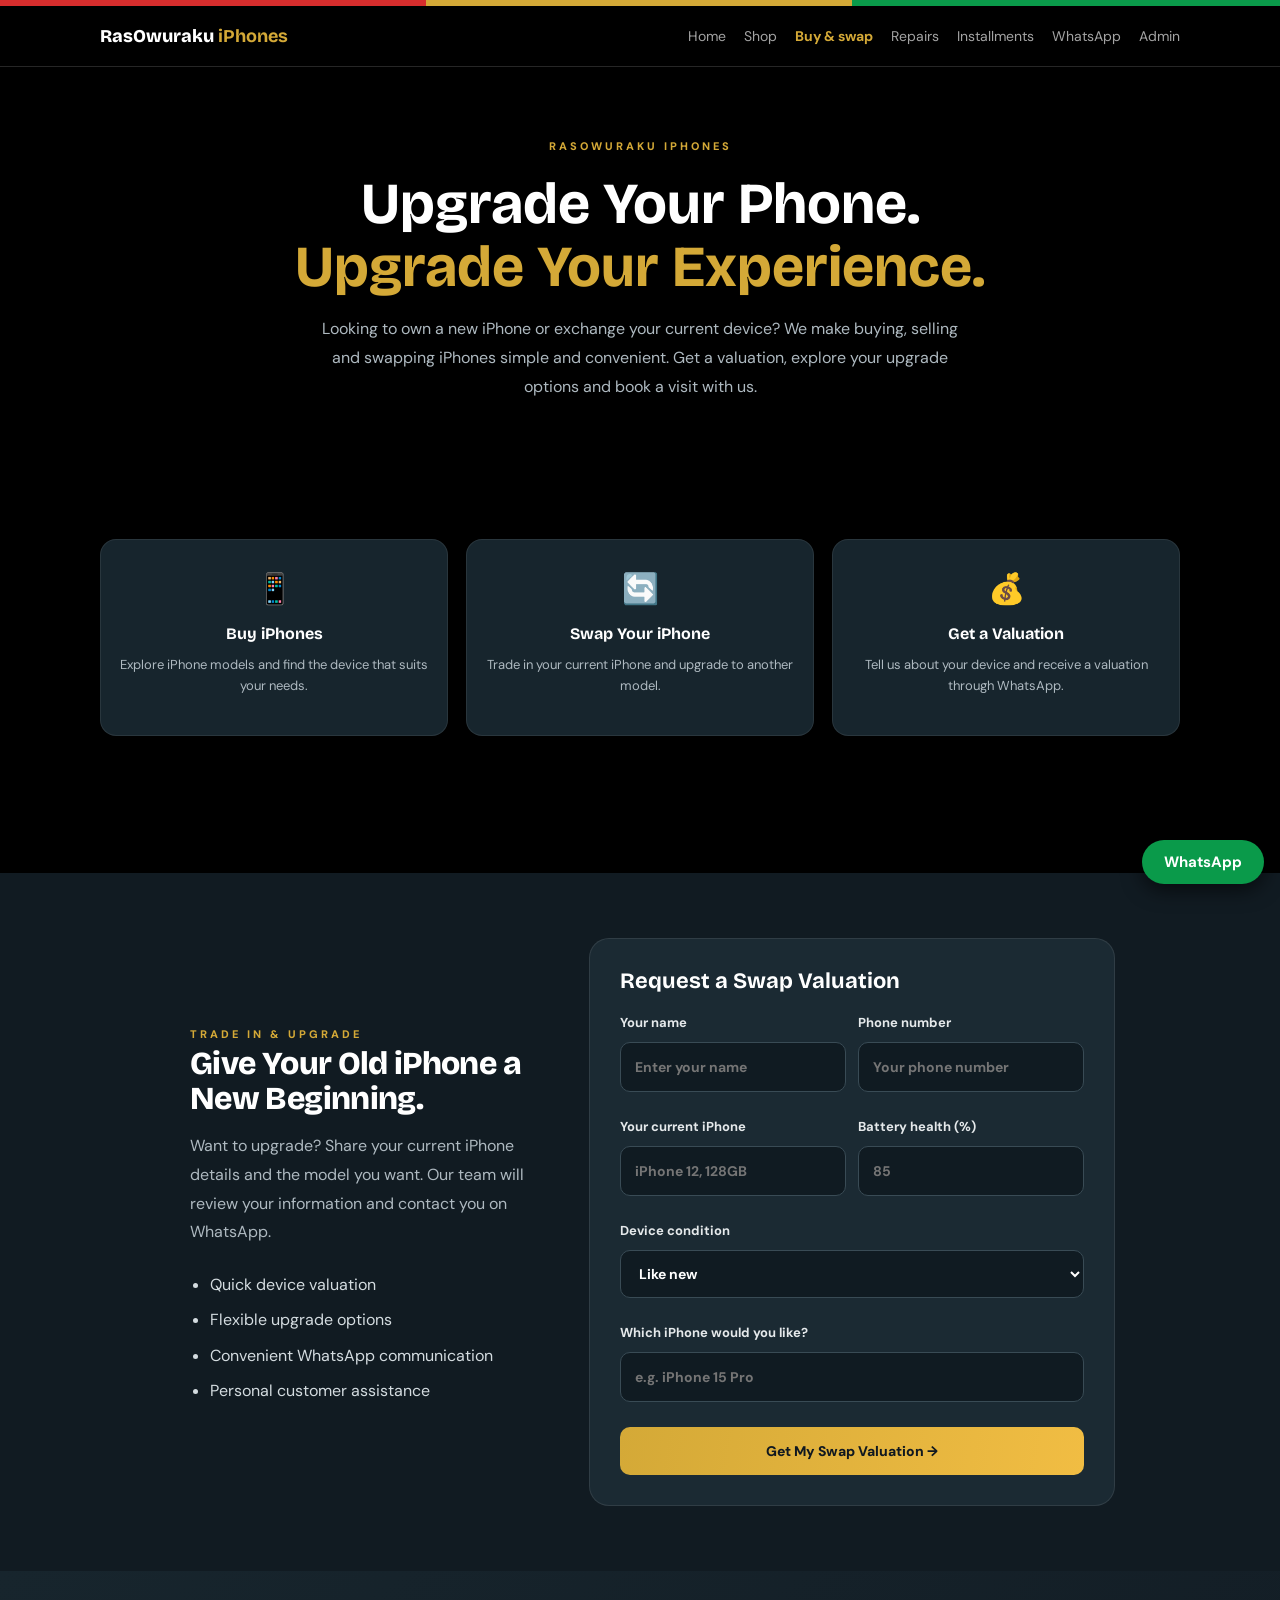
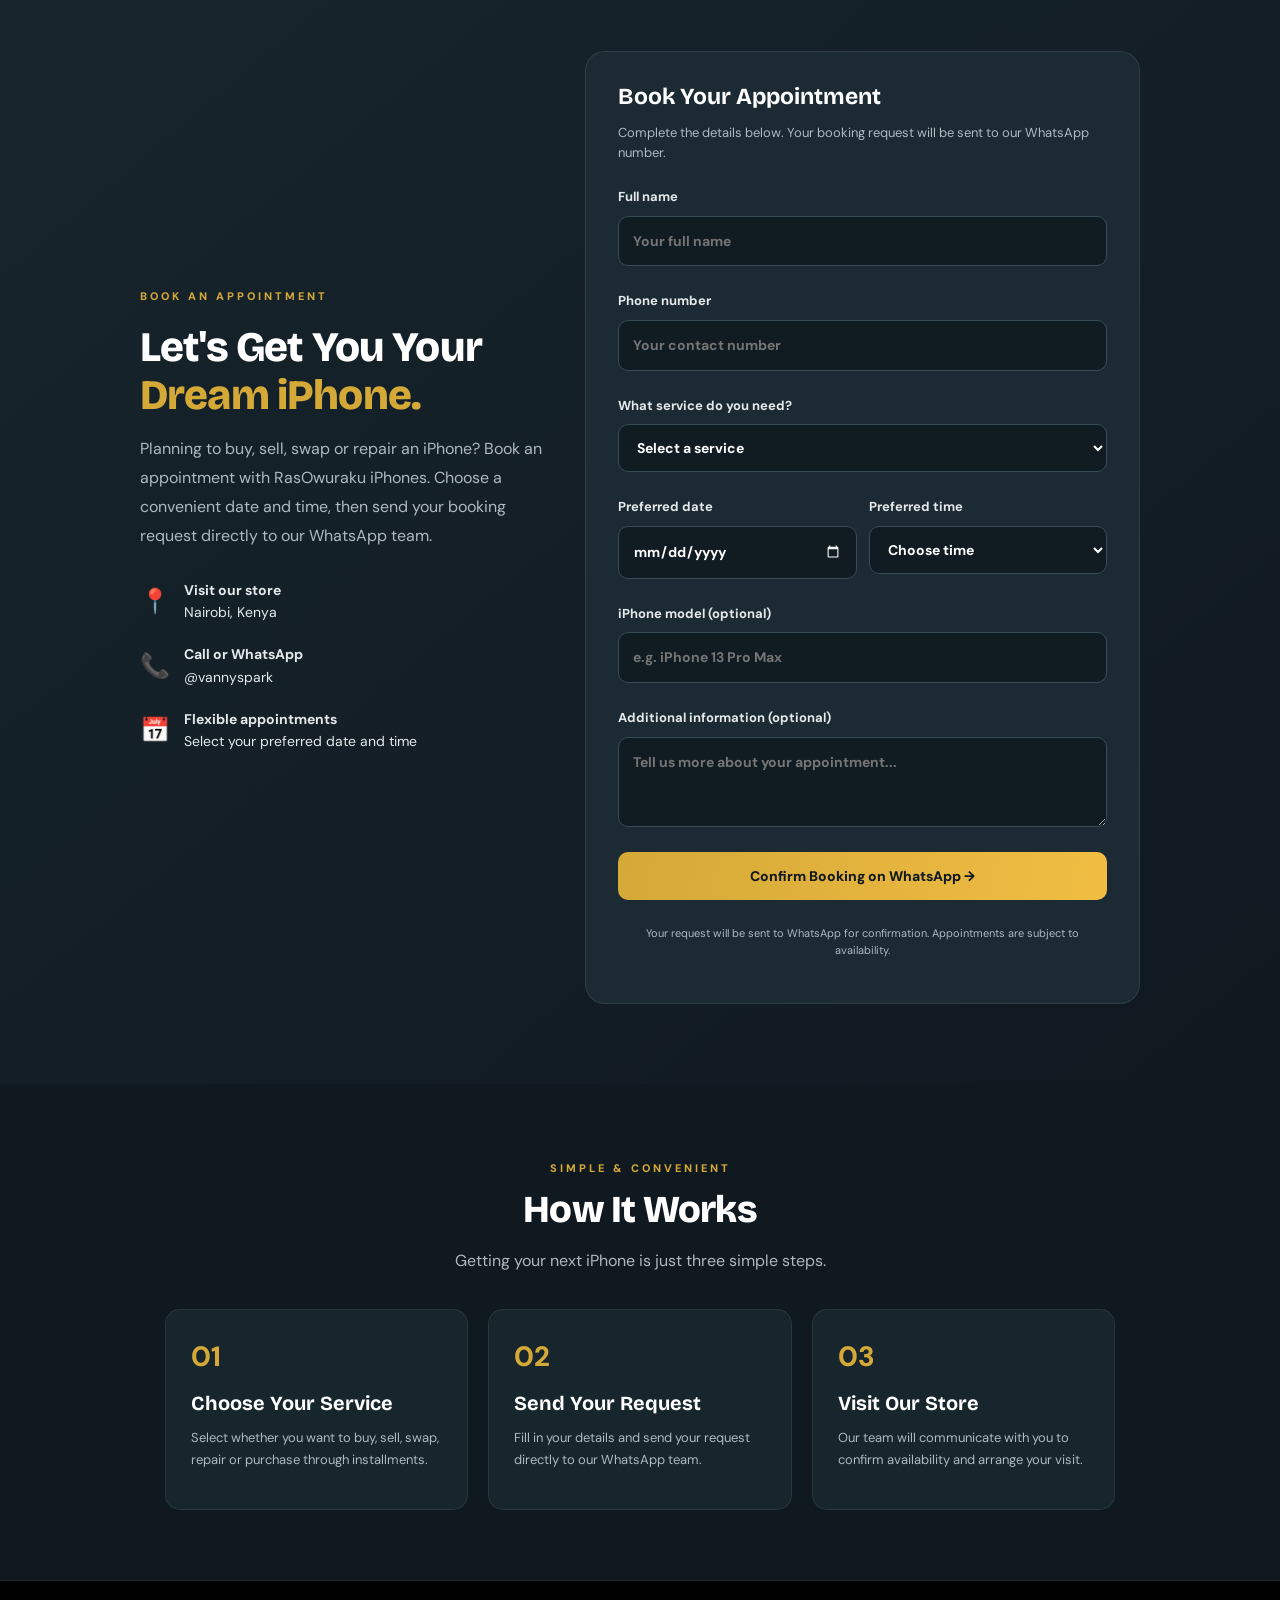
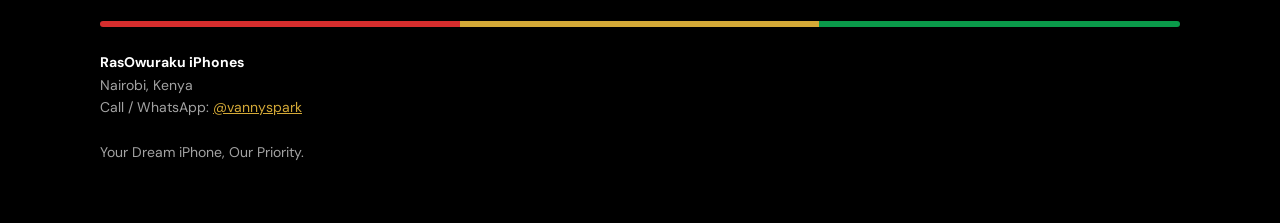
<file: swap.html>
<!DOCTYPE html>
<html lang="en">
<head>
<meta charset="utf-8">
<meta name="viewport" content="width=device-width, initial-scale=1, viewport-fit=cover">

<meta name="description" content="Buy, sell and swap iPhones at RasOwuraku iPhones. Book an appointment for iPhone valuation, upgrades and purchases at Nairobi, Kenya.">

<meta name="theme-color" content="#101820">

<title>Buy & Swap | RasOwuraku iPhones</title>

<link href="https://fonts.googleapis.com/css2?family=Bricolage+Grotesque:wght@500;700;800&family=DM+Sans:wght@400;500;700&display=swap" rel="stylesheet">

<link rel="stylesheet" href="style.css">

<style>

/* GENERAL */

.swap-intro {
    padding: 65px 20px 35px;
    text-align: center;
}

.swap-tag {
    color: #d4a937;
    font-size: 11px;
    font-weight: 800;
    letter-spacing: 3px;
}

.swap-intro h1 {
    font-size: clamp(35px, 6vw, 58px);
    line-height: 1.1;
    margin: 15px 0;
    color: #fff;
}

.swap-intro h1 span {
    color: #d4a937;
}

.swap-intro p {
    max-width: 650px;
    margin: auto;
    color: #aeb9c0;
    line-height: 1.8;
}

/* BENEFITS */

.swap-benefits {
    display: grid;
    grid-template-columns: repeat(3, 1fr);
    gap: 18px;
    margin: 30px auto 65px;
}

.benefit {
    background: #17252d;
    padding: 25px 18px;
    border: 1px solid rgba(255,255,255,.08);
    border-radius: 16px;
    text-align: center;
    color: white;
}

.benefit-icon {
    font-size: 30px;
    margin-bottom: 12px;
}

.benefit h3 {
    font-size: 16px;
    margin-bottom: 8px;
}

.benefit p {
    font-size: 13px;
    color: #aeb9c0;
    line-height: 1.6;
}

/* SECTION HEADINGS */

.section-heading {
    text-align: center;
    margin-bottom: 35px;
}

.section-heading h2 {
    color: white;
    font-size: clamp(27px, 4vw, 38px);
    margin: 10px 0;
}

.section-heading p {
    color: #aeb9c0;
    line-height: 1.7;
}

/* SWAP AREA */

.swap-area {
    padding: 65px 20px;
    background: #111b22;
}

.swap-panel {
    max-width: 950px;
    margin: auto;
    display: grid;
    grid-template-columns: .85fr 1.15fr;
    gap: 35px;
    align-items: center;
}

.swap-info {
    color: white;
    padding: 25px;
}

.swap-info h2 {
    font-size: 32px;
    margin-bottom: 15px;
}

.swap-info p {
    color: #aeb9c0;
    line-height: 1.8;
}

.swap-info ul {
    padding-left: 20px;
    color: #d4dce0;
    line-height: 2.2;
    margin-top: 20px;
}

.swap-form-card {
    background: #1b2a33;
    border: 1px solid rgba(255,255,255,.09);
    padding: 30px;
    border-radius: 20px;
}

.swap-form-card h3 {
    color: white;
    font-size: 22px;
    margin-bottom: 20px;
}

.swap-form-card label,
.booking-card label {
    display: block;
    color: #e5e9eb;
    font-size: 13px;
    font-weight: 700;
    margin-bottom: 15px;
}

.swap-form-card input,
.swap-form-card select,
.booking-card input,
.booking-card select,
.booking-card textarea {
    display: block;
    width: 100%;
    margin-top: 8px;
    padding: 13px 14px;
    border: 1px solid #394b55;
    border-radius: 10px;
    background: #101b22;
    color: white;
    outline: none;
    font-family: inherit;
    font-size: 14px;
}

.swap-form-card input:focus,
.swap-form-card select:focus,
.booking-card input:focus,
.booking-card select:focus,
.booking-card textarea:focus {
    border-color: #d4a937;
}

.swap-form-card select option,
.booking-card select option {
    background: #17252d;
    color: white;
}

.swap-form-card .row2 {
    display: grid;
    grid-template-columns: 1fr 1fr;
    gap: 12px;
}

.action-btn {
    display: inline-block;
    width: 100%;
    border: none;
    padding: 15px 20px;
    background: linear-gradient(100deg, #d4a937, #f1bd43);
    color: #101820;
    font-family: inherit;
    font-size: 14px;
    font-weight: 800;
    border-radius: 10px;
    cursor: pointer;
    transition: .3s;
}

.action-btn:hover {
    transform: translateY(-3px);
    box-shadow: 0 8px 20px rgba(212,169,55,.2);
}

/* BOOKING SECTION */

.booking-section {
    padding: 80px 20px;
    background: linear-gradient(140deg, #17252d, #101820);
}

.booking-container {
    max-width: 1000px;
    margin: auto;
    display: grid;
    grid-template-columns: .85fr 1.15fr;
    gap: 35px;
    align-items: center;
}

.booking-info {
    color: white;
}

.booking-info h2 {
    font-size: clamp(30px, 4vw, 42px);
    line-height: 1.15;
    margin: 15px 0;
}

.booking-info h2 span {
    color: #d4a937;
}

.booking-info p {
    color: #aeb9c0;
    line-height: 1.8;
}

.booking-details {
    margin-top: 28px;
}

.booking-detail {
    display: flex;
    gap: 14px;
    align-items: center;
    margin: 20px 0;
    color: #e3e9ec;
    font-size: 14px;
}

.booking-detail span {
    font-size: 24px;
}

.booking-card {
    background: #1b2a33;
    padding: 32px;
    border-radius: 20px;
    border: 1px solid rgba(255,255,255,.09);
}

.booking-card h3 {
    color: white;
    font-size: 23px;
    margin-bottom: 8px;
}

.booking-card .form-description {
    color: #aeb9c0;
    font-size: 13px;
    line-height: 1.6;
    margin-bottom: 23px;
}

.booking-card .row2 {
    display: grid;
    grid-template-columns: 1fr 1fr;
    gap: 12px;
}

.booking-card textarea {
    resize: vertical;
    min-height: 90px;
}

.booking-note {
    text-align: center;
    font-size: 11px;
    color: #aeb9c0;
    margin-top: 15px;
    line-height: 1.6;
}

/* HOW IT WORKS */

.how-section {
    padding: 70px 20px;
    background: #101820;
}

.steps-grid {
    display: grid;
    grid-template-columns: repeat(3, 1fr);
    gap: 20px;
    max-width: 950px;
    margin: auto;
}

.step {
    padding: 25px;
    background: #17252d;
    border-radius: 15px;
    border: 1px solid rgba(255,255,255,.08);
}

.step-number {
    color: #d4a937;
    font-size: 28px;
    font-weight: 800;
}

.step h3 {
    color: white;
    margin: 12px 0;
}

.step p {
    color: #aeb9c0;
    font-size: 13px;
    line-height: 1.7;
}

/* MOBILE */

@media(max-width: 700px) {

    .swap-benefits,
    .steps-grid {
        grid-template-columns: 1fr;
    }

    .swap-panel,
    .booking-container {
        grid-template-columns: 1fr;
    }

    .swap-info {
        padding: 5px;
    }

    .swap-form-card,
    .booking-card {
        padding: 22px 17px;
    }

    .swap-form-card .row2,
    .booking-card .row2 {
        grid-template-columns: 1fr;
        gap: 0;
    }

    .swap-intro {
        padding-top: 45px;
    }

    .booking-section,
    .swap-area {
        padding: 55px 15px;
    }
}

</style>
</head>

<body>

<!-- DECORATIVE STRIPE -->

<svg width="0" height="0" style="position:absolute" aria-hidden="true">
<defs>
<linearGradient id="wp" x1="0" y1="0" x2="1" y2="1">
<stop offset="0" stop-color="#d4a937"/>
<stop offset=".5" stop-color="#d62d2d"/>
<stop offset="1" stop-color="#0a9a4a"/>
</linearGradient>

<linearGradient id="gr" x1="0" y1="1" x2="0" y2="0">
<stop offset="0" stop-color="#0a9a4a"/>
<stop offset="1" stop-color="#d4a937"/>
</linearGradient>
</defs>
</svg>

<div class="stripe"></div>

<!-- HEADER -->

<header>
<div class="wrap">

<a class="logo" href="index.html">
RasOwuraku <b>iPhones</b>
</a>

<nav aria-label="Main">
<a href="index.html">Home</a>
<a href="shop.html">Shop</a>
<a href="swap.html" aria-current="page">Buy &amp; swap</a>
<a href="repair.html">Repairs</a>
<a href="installments.html">Installments</a>
<a href="contact.html">WhatsApp</a>
<a href="admin.html">Admin</a>
</nav>

</div>
</header>


<main>

<!-- INTRODUCTION -->

<section class="swap-intro">

<div class="wrap">

<span class="swap-tag">RASOWURAKU IPHONES</span>

<h1>
Upgrade Your Phone.<br>
<span>Upgrade Your Experience.</span>
</h1>

<p>
Looking to own a new iPhone or exchange your current device?
We make buying, selling and swapping iPhones simple and convenient.
Get a valuation, explore your upgrade options and book a visit with us.
</p>

</div>

</section>


<!-- BENEFITS -->

<section>
<div class="wrap">

<div class="swap-benefits">

<div class="benefit">
<div class="benefit-icon">📱</div>
<h3>Buy iPhones</h3>
<p>Explore iPhone models and find the device that suits your needs.</p>
</div>

<div class="benefit">
<div class="benefit-icon">🔄</div>
<h3>Swap Your iPhone</h3>
<p>Trade in your current iPhone and upgrade to another model.</p>
</div>

<div class="benefit">
<div class="benefit-icon">💰</div>
<h3>Get a Valuation</h3>
<p>Tell us about your device and receive a valuation through WhatsApp.</p>
</div>

</div>

</div>
</section>


<!-- BUY AND SWAP FORM -->

<section class="swap-area" id="swap">

<div class="swap-panel">

<div class="swap-info">

<span class="swap-tag">TRADE IN & UPGRADE</span>

<h2>Give Your Old iPhone a New Beginning.</h2>

<p>
Want to upgrade? Share your current iPhone details
and the model you want. Our team will review your
information and contact you on WhatsApp.
</p>

<ul>
<li>Quick device valuation</li>
<li>Flexible upgrade options</li>
<li>Convenient WhatsApp communication</li>
<li>Personal customer assistance</li>
</ul>

</div>


<div class="swap-form-card">

<h3>Request a Swap Valuation</h3>

<form id="swapForm">

<div class="row2">

<label>
Your name
<input name="name" placeholder="Enter your name" required>
</label>

<label>
Phone number
<input name="phone" type="tel" placeholder="Your phone number" required>
</label>

</div>

<div class="row2">

<label>
Your current iPhone
<input name="old" placeholder="iPhone 12, 128GB" required>
</label>

<label>
Battery health (%)
<input name="bat" type="number" min="0" max="100" placeholder="85">
</label>

</div>

<label>
Device condition

<select name="cond" required>
<option value="Like new">Like new</option>
<option value="Good, small scratches">Good, small scratches</option>
<option value="Cracked screen or back">Cracked screen or back</option>
<option value="Not working">Not working</option>
</select>
</label>

<label>
Which iPhone would you like?
<input name="want" placeholder="e.g. iPhone 15 Pro">
</label>

<button class="action-btn" type="submit">
Get My Swap Valuation →
</button>

</form>

</div>

</div>

</section>


<!-- BOOKING SECTION -->

<section class="booking-section" id="booking">

<div class="booking-container">

<div class="booking-info">

<span class="swap-tag">BOOK AN APPOINTMENT</span>

<h2>
Let's Get You Your <span>Dream iPhone.</span>
</h2>

<p>
Planning to buy, sell, swap or repair an iPhone?
Book an appointment with RasOwuraku iPhones.
Choose a convenient date and time, then send your
booking request directly to our WhatsApp team.
</p>

<div class="booking-details">

<div class="booking-detail">
<span>📍</span>
<div>
<strong>Visit our store</strong><br>
Nairobi, Kenya
</div>
</div>

<div class="booking-detail">
<span>📞</span>
<div>
<strong>Call or WhatsApp</strong><br>
@vannyspark
</div>
</div>

<div class="booking-detail">
<span>📅</span>
<div>
<strong>Flexible appointments</strong><br>
Select your preferred date and time
</div>
</div>

</div>

</div>


<!-- BOOKING FORM -->

<div class="booking-card">

<h3>Book Your Appointment</h3>

<p class="form-description">
Complete the details below. Your booking request
will be sent to our WhatsApp number.
</p>

<form id="bookingForm">

<label>
Full name
<input type="text" name="name" placeholder="Your full name" required>
</label>

<label>
Phone number
<input type="tel" name="phone" placeholder="Your contact number" required>
</label>

<label>
What service do you need?

<select name="service" required>
<option value="">Select a service</option>
<option>Buy an iPhone</option>
<option>Sell my iPhone</option>
<option>Swap / Upgrade my iPhone</option>
<option>iPhone Repair</option>
<option>Installment Purchase</option>
<option>General Consultation</option>
</select>

</label>

<div class="row2">

<label>
Preferred date
<input type="date" name="date" id="bookingDate" required>
</label>

<label>
Preferred time
<select name="time" required>
<option value="">Choose time</option>
<option>9:00 AM</option>
<option>10:00 AM</option>
<option>11:00 AM</option>
<option>12:00 PM</option>
<option>1:00 PM</option>
<option>2:00 PM</option>
<option>3:00 PM</option>
<option>4:00 PM</option>
<option>5:00 PM</option>
</select>
</label>

</div>

<label>
iPhone model (optional)
<input type="text" name="model" placeholder="e.g. iPhone 13 Pro Max">
</label>

<label>
Additional information (optional)
<textarea name="message" placeholder="Tell us more about your appointment..."></textarea>
</label>

<button type="submit" class="action-btn">
Confirm Booking on WhatsApp →
</button>

<p class="booking-note">
Your request will be sent to WhatsApp for confirmation.
Appointments are subject to availability.
</p>

</form>

</div>

</div>

</section>


<!-- HOW IT WORKS -->

<section class="how-section">

<div class="wrap">

<div class="section-heading">

<span class="swap-tag">SIMPLE & CONVENIENT</span>

<h2>How It Works</h2>

<p>Getting your next iPhone is just three simple steps.</p>

</div>


<div class="steps-grid">

<div class="step">
<div class="step-number">01</div>
<h3>Choose Your Service</h3>
<p>Select whether you want to buy, sell, swap, repair or purchase through installments.</p>
</div>

<div class="step">
<div class="step-number">02</div>
<h3>Send Your Request</h3>
<p>Fill in your details and send your request directly to our WhatsApp team.</p>
</div>

<div class="step">
<div class="step-number">03</div>
<h3>Visit Our Store</h3>
<p>Our team will communicate with you to confirm availability and arrange your visit.</p>
</div>

</div>

</div>

</section>

</main>


<!-- FOOTER -->

<footer>

<div class="wrap">

<div class="stripe" style="margin-bottom:24px;border-radius:3px"></div>

<b style="color:#fff">RasOwuraku iPhones</b>

<br>

Nairobi, Kenya

<br>

Call / WhatsApp:
<a href="contact.html">@vannyspark</a>

<br><br>

Your Dream iPhone, Our Priority.

</div>

</footer>


<!-- FLOATING WHATSAPP -->

<a class="btn fab"
id="fab"
href="contact.html"
target="_blank"
rel="noopener"
aria-label="Chat on WhatsApp">

WhatsApp

</a>


<!-- JAVASCRIPT -->

<script>

// WhatsApp business number
const businessWhatsApp = "";

// Minimum booking date = today
const bookingDate = document.getElementById("bookingDate");

const today = new Date();
const localToday = new Date(
    today.getTime() - today.getTimezoneOffset() * 60000
).toISOString().split("T")[0];

bookingDate.min = localToday;


// BOOKING FORM SUBMISSION

document.getElementById("bookingForm").addEventListener("submit", function(e) {

    e.preventDefault();

    const form = new FormData(this);

    const name = form.get("name");
    const phone = form.get("phone");
    const service = form.get("service");
    const date = form.get("date");
    const time = form.get("time");
    const model = form.get("model") || "Not specified";
    const message = form.get("message") || "None";

    const bookingMessage =
`HELLO RASOWURAKU IPHONES!

I would like to book an appointment.

BOOKING DETAILS
-------------------------
Name: ${name}
Phone: ${phone}
Service: ${service}
Preferred Date: ${date}
Preferred Time: ${time}
iPhone Model: ${model}

Additional Information:
${message}

Please confirm the availability of my appointment.

Thank you!`;

    const whatsappURL =
        "https://wa.me/" + businessWhatsApp +
        "?text=" + encodeURIComponent(bookingMessage);

    window.open(whatsappURL, "_blank");

});


// SWAP FORM SUBMISSION

document.getElementById("swapForm").addEventListener("submit", function(e) {

    e.preventDefault();

    const form = new FormData(this);

    const swapMessage =
`HELLO RASOWURAKU IPHONES!

I would like to request an iPhone swap valuation.

CUSTOMER DETAILS
-------------------------
Name: ${form.get("name")}
Phone: ${form.get("phone")}
Current iPhone: ${form.get("old")}
Battery Health: ${form.get("bat") || "Not specified"}%
Condition: ${form.get("cond")}
Desired Upgrade: ${form.get("want") || "Not specified"}

Please evaluate my device and let me know my upgrade options.

Thank you!`;

    const whatsappURL =
        "https://wa.me/" + businessWhatsApp +
        "?text=" + encodeURIComponent(swapMessage);

    window.open(whatsappURL, "_blank");

});

</script>

<script src="app.js"></script>

</body>
</html>
</file>
<file: style.css>
:root{--bg:#000;--bg2:#0d0d0d;--card:#141414;--line:#262626;--fg:#fff;--mute:#a3a3a3;--gold:#d4a937;--green:#0a9a4a;--red:#d62d2d;color-scheme:dark;
box-sizing:border-box;padding-top:env(safe-area-inset-top,0px);padding-bottom:env(safe-area-inset-bottom,0px)}
html{scroll-padding-top:70px;scroll-behavior:smooth}
*,*::before,*::after{box-sizing:inherit}
body{margin:0;background:var(--bg);color:var(--fg);font:400 16px/1.6 "DM Sans",system-ui,sans-serif}
[hidden]{display:none!important}
nav a[aria-current]{color:var(--gold);font-weight:700}
h1,h2,h3{font-family:"Bricolage Grotesque","DM Sans",system-ui,sans-serif;line-height:1.1;margin:0}
h2{font-size:clamp(28px,5vw,44px);font-weight:800;letter-spacing:-.02em}
h3{font-size:20px;font-weight:700}
a{color:inherit}
.wrap{max-width:1120px;margin:0 auto;padding:0 20px}
section{padding:72px 0}
.stripe{height:6px;background:linear-gradient(90deg,var(--red) 0 33.3%,var(--gold) 33.3% 66.6%,var(--green) 66.6%)}
header{position:sticky;top:0;z-index:20;background:rgba(0,0,0,.88);backdrop-filter:blur(10px);border-bottom:1px solid var(--line)}
header .wrap{display:flex;align-items:center;justify-content:space-between;height:60px;gap:12px}
.logo{font-family:"Bricolage Grotesque",sans-serif;font-weight:800;text-decoration:none;font-size:18px;white-space:nowrap}
.logo b{color:var(--gold)}
nav{display:flex;gap:18px;overflow-x:auto;font-size:14px}
nav a{text-decoration:none;color:var(--mute);white-space:nowrap}
nav a:hover,nav a:focus-visible{color:var(--gold)}
.btn{display:inline-flex;align-items:center;gap:8px;border:0;border-radius:999px;padding:12px 22px;font:700 15px "DM Sans",sans-serif;cursor:pointer;text-decoration:none;color:#fff;background:var(--green)}
.btn.gold{background:var(--gold);color:#000}.btn.line{background:transparent;border:1px solid #444}.btn.red{background:var(--red)}
.btn:focus-visible,input:focus-visible,select:focus-visible,textarea:focus-visible,a:focus-visible{outline:2px solid var(--gold);outline-offset:2px}
.hero{padding:56px 0 40px;background:radial-gradient(60% 70% at 78% 40%,#1c1606 0,transparent 70%)}
.hero .wrap{display:grid;grid-template-columns:1.1fr .9fr;gap:32px;align-items:center}
.hero h1{font-size:clamp(40px,8vw,84px);font-weight:800;letter-spacing:-.03em}
.hero h1 span{display:block;color:var(--gold);font-size:.45em;letter-spacing:-.01em;margin-top:12px}
.tags{color:var(--mute);margin:20px 0 6px;font-weight:500}
.hero p.loc{color:var(--mute);font-size:14px;margin:0 0 26px}
.cta{display:flex;gap:12px;flex-wrap:wrap}
.hero svg{width:100%;max-height:480px}
.sub{color:var(--mute);max-width:56ch;margin:12px 0 32px}
.grid{display:grid;grid-template-columns:repeat(auto-fill,minmax(250px,1fr));gap:18px}
.card{background:var(--card);border:1px solid var(--line);border-radius:18px;overflow:hidden;display:flex;flex-direction:column}
.card .img{background:radial-gradient(circle at 50% 40%,#262626,#0b0b0b);display:flex;justify-content:center;padding:14px}
.card .img svg,.card .img img{height:190px;width:auto;max-width:100%;object-fit:contain}
.card .body{padding:16px 18px 20px;display:flex;flex-direction:column;gap:6px;flex:1}
.card .meta{color:var(--mute);font-size:14px}
.price{font:800 22px "Bricolage Grotesque",sans-serif;color:var(--gold)}
.out{color:var(--red);font-weight:700;font-size:14px}
.card .btn{margin-top:auto;justify-content:center}
.feat{display:grid;grid-template-columns:1fr 1fr;gap:36px;align-items:center;padding:34px 0;border-top:1px solid var(--line)}
.feat.flip .art{order:2}
.art{background:var(--bg2);border:1px solid var(--line);border-radius:22px;padding:18px}
.art svg{width:100%;height:auto;display:block}
form{display:grid;gap:10px;margin-top:18px}
label{font-size:14px;color:var(--mute);display:grid;gap:4px}
input,select,textarea{background:#0a0a0a;border:1px solid #333;color:#fff;border-radius:10px;padding:11px 12px;font:inherit;width:100%}
.row2{display:grid;grid-template-columns:1fr 1fr;gap:10px}
.calc{background:var(--card);border:1px solid var(--line);border-radius:14px;padding:16px;margin-top:16px}
.calc output{display:block;font:800 28px "Bricolage Grotesque",sans-serif;color:var(--gold)}
.note{font-size:13px;color:var(--mute)}
.rev{background:var(--card);border:1px solid var(--line);border-radius:16px;padding:20px}
.stars{color:var(--gold);letter-spacing:2px}
#admin{background:var(--bg2);border-top:1px solid var(--line)}
table{width:100%;border-collapse:collapse;font-size:14px}
th,td{text-align:left;padding:8px;border-bottom:1px solid var(--line);vertical-align:middle}
.tw{overflow-x:auto}
td input{padding:6px 8px;min-width:80px}
.pill{display:inline-block;background:#1b1b1b;border:1px solid #333;border-radius:999px;padding:2px 10px;font-size:12px}
footer{padding:40px 0 60px;border-top:1px solid var(--line);color:var(--mute);font-size:14px}
footer a{color:var(--gold)}
.toast{position:fixed;left:50%;bottom:calc(20px + env(safe-area-inset-bottom,0px));transform:translateX(-50%);background:var(--green);color:#fff;padding:12px 20px;border-radius:999px;font-weight:700;z-index:50}
.fab{position:fixed;right:16px;bottom:calc(16px + env(safe-area-inset-bottom,0px));z-index:30;box-shadow:0 6px 20px rgba(0,0,0,.6)}
@media(max-width:800px){.hero .wrap,.feat{grid-template-columns:1fr}.feat.flip .art{order:0}.hero svg{max-height:340px}section{padding:52px 0}}
@media(prefers-reduced-motion:reduce){html{scroll-behavior:auto}}
</file>
